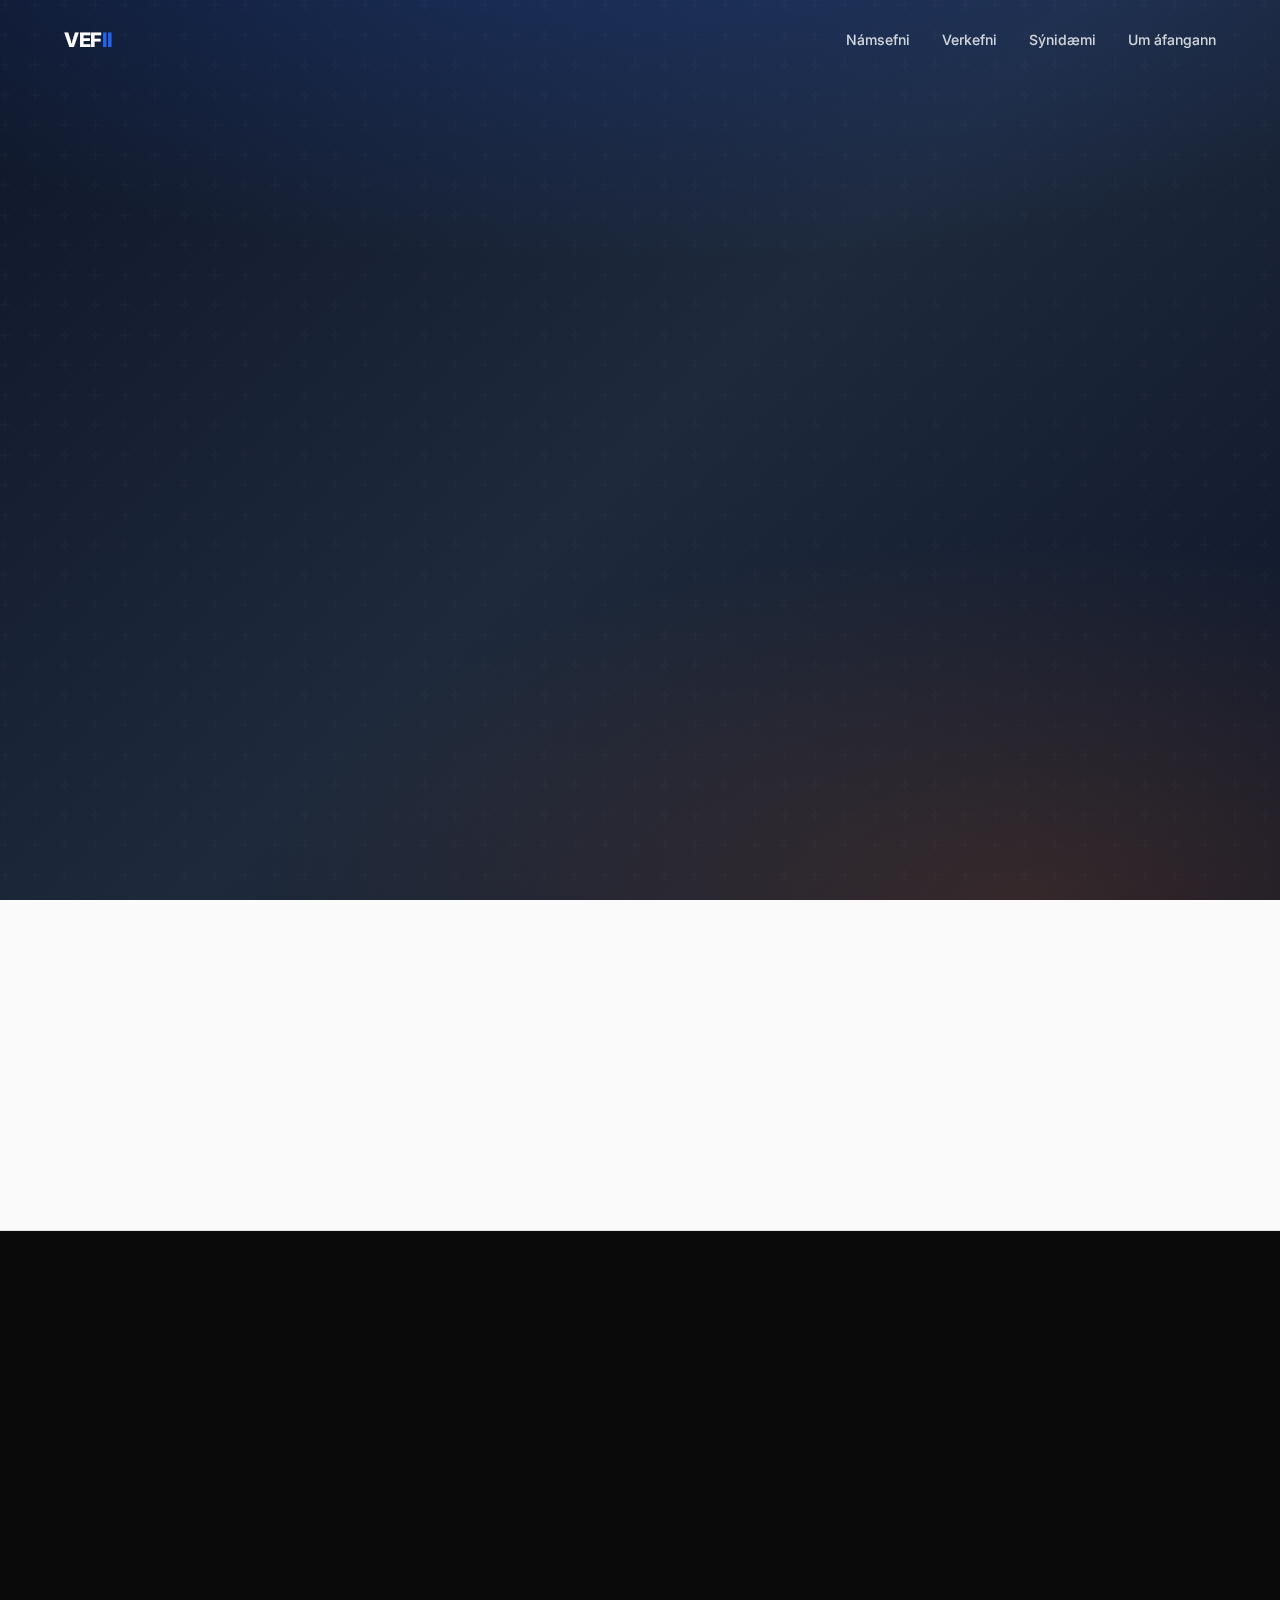
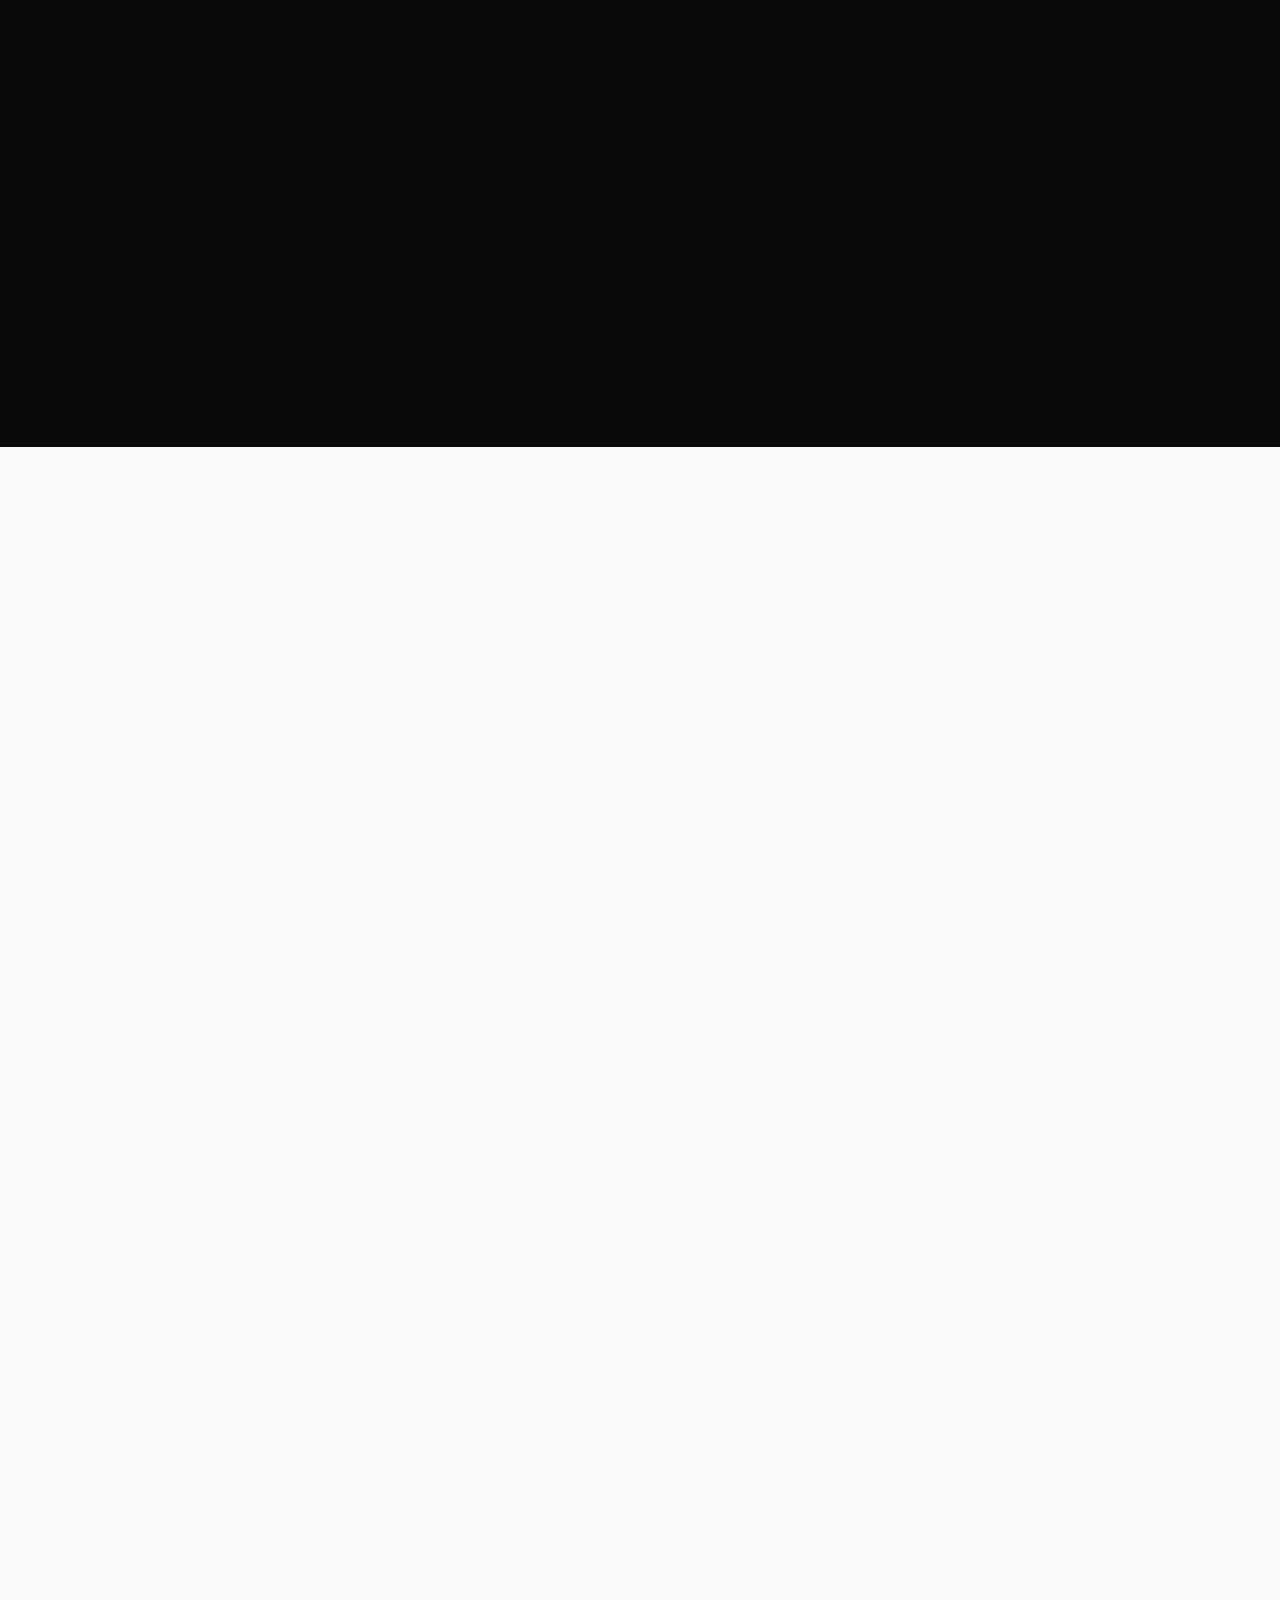
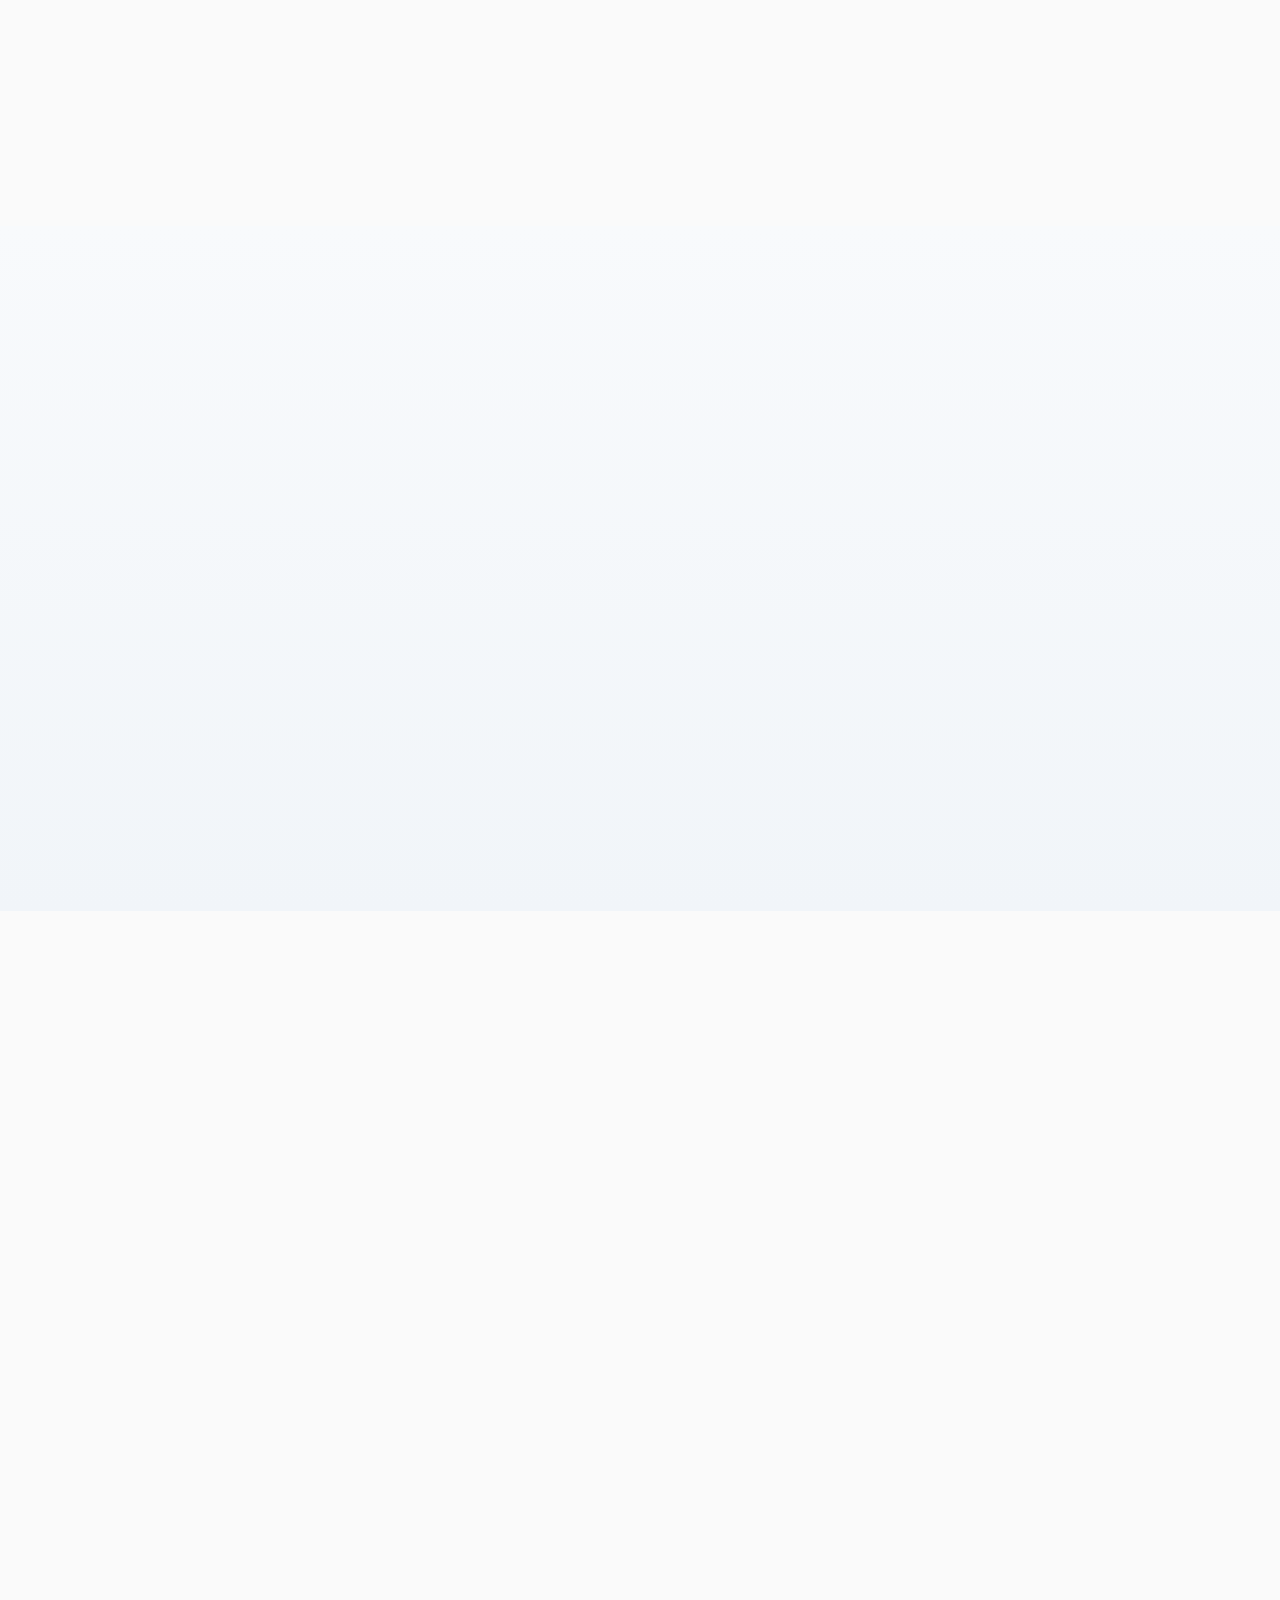
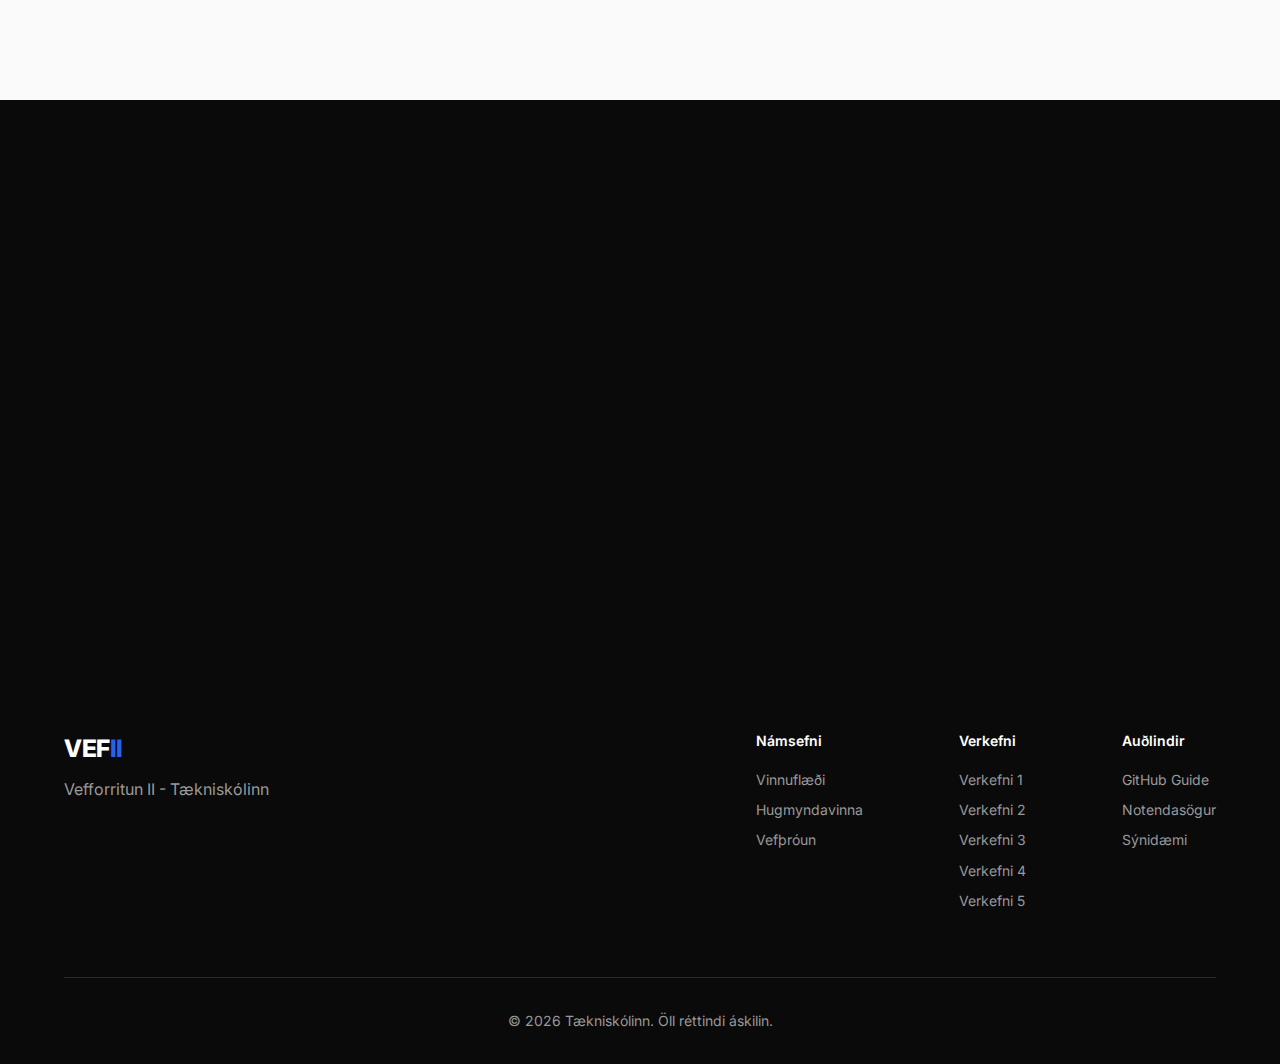
<file: index.html>
<!DOCTYPE html>
<html lang="is">
<head>
  <meta charset="UTF-8">
  <meta name="viewport" content="width=device-width, initial-scale=1.0">
  <title>Vefforritun II | Tækniskólinn</title>
  <meta name="description" content="Vefforritun II - Fullstack vefþróun með nútíma tækni">
  <link rel="preconnect" href="https://fonts.googleapis.com">
  <link rel="preconnect" href="https://fonts.gstatic.com" crossorigin>
  <link href="https://fonts.googleapis.com/css2?family=Inter:wght@300;400;500;600;700;800&display=swap" rel="stylesheet">
  <link rel="stylesheet" href="styles.css">
</head>
<body>
  <!-- Navigation -->
  <nav class="nav" id="nav">
    <div class="nav-container">
      <a href="index.html" class="nav-logo">
        <span class="logo-text">VEF<span class="logo-accent">II</span></span>
      </a>

      <div class="nav-menu" id="nav-menu">
        <a href="#nam" class="nav-link">Námsefni</a>
        <a href="#verkefni" class="nav-link">Verkefni</a>
        <a href="#synidaemi" class="nav-link">Sýnidæmi</a>
        <a href="pages/about.html" class="nav-link">Um áfangann</a>
      </div>

      <button class="nav-toggle" id="nav-toggle" aria-label="Toggle menu">
        <span class="hamburger"></span>
      </button>
    </div>
  </nav>

  <!-- Mobile Menu -->
  <div class="mobile-menu" id="mobile-menu">
    <div class="mobile-menu-content">
      <a href="#nam" class="mobile-link">Námsefni</a>
      <a href="#verkefni" class="mobile-link">Verkefni</a>
      <a href="#synidaemi" class="mobile-link">Sýnidæmi</a>
      <a href="pages/about.html" class="mobile-link">Um áfangann</a>
    </div>
  </div>

  <!-- Hero Section -->
  <header class="hero">
    <div class="hero-bg"></div>
    <div class="hero-content">
      <div class="hero-badge animate-fade-up">Tækniskólinn 2026</div>
      <h1 class="hero-title">
        <span class="title-line animate-fade-up delay-1">Vefforritun</span>
        <span class="title-line title-accent animate-fade-up delay-2">II</span>
      </h1>
      <p class="hero-subtitle animate-fade-up delay-3">
        Fullstack vefþróun með nútíma tækni, Agile vinnubrögðum og hópvinnu
      </p>
      <div class="hero-cta animate-fade-up delay-4">
        <a href="#verkefni" class="btn btn-primary">
          <span>Skoða verkefni</span>
          <svg width="20" height="20" viewBox="0 0 24 24" fill="none" stroke="currentColor" stroke-width="2">
            <path d="M5 12h14M12 5l7 7-7 7"/>
          </svg>
        </a>
        <a href="#nam" class="btn btn-secondary">Námsefni</a>
      </div>
    </div>
    <div class="hero-scroll animate-fade-up delay-5">
      <span>Skruna niður</span>
      <div class="scroll-indicator"></div>
    </div>
  </header>

  <!-- Stats Section -->
  <section class="stats">
    <div class="container">
      <div class="stats-grid">
        <div class="stat-item animate-on-scroll">
          <span class="stat-number">5</span>
          <span class="stat-label">Verkefni</span>
        </div>
        <div class="stat-item animate-on-scroll">
          <span class="stat-number">100%</span>
          <span class="stat-label">Hópvinna</span>
        </div>
        <div class="stat-item animate-on-scroll">
          <span class="stat-number">15+</span>
          <span class="stat-label">Nemendaverkefni</span>
        </div>
        <div class="stat-item animate-on-scroll">
          <span class="stat-number">Agile</span>
          <span class="stat-label">Vinnuaðferðir</span>
        </div>
      </div>
    </div>
  </section>

  <!-- Námsefni Section -->
  <section class="section section-dark" id="nam">
    <div class="container">
      <div class="section-header animate-on-scroll">
        <span class="section-label">01</span>
        <h2 class="section-title">Námsefni</h2>
        <p class="section-subtitle">Lærðu grunn og framhald í vefþróun</p>
      </div>

      <div class="cards-grid">
        <a href="pages/vinnuflaedi.html" class="card animate-on-scroll">
          <div class="card-icon">
            <svg width="32" height="32" viewBox="0 0 24 24" fill="none" stroke="currentColor" stroke-width="1.5">
              <circle cx="12" cy="12" r="3"/>
              <path d="M12 2v4m0 12v4M2 12h4m12 0h4"/>
              <path d="M4.93 4.93l2.83 2.83m8.48 8.48l2.83 2.83M4.93 19.07l2.83-2.83m8.48-8.48l2.83-2.83"/>
            </svg>
          </div>
          <h3 class="card-title">Vinnuflæði</h3>
          <p class="card-text">Git, GitHub og samvinna í hópum með Scrum aðferðum</p>
          <span class="card-link">
            Skoða
            <svg width="16" height="16" viewBox="0 0 24 24" fill="none" stroke="currentColor" stroke-width="2">
              <path d="M5 12h14M12 5l7 7-7 7"/>
            </svg>
          </span>
        </a>

        <a href="pages/hugmyndavinna.html" class="card animate-on-scroll">
          <div class="card-icon">
            <svg width="32" height="32" viewBox="0 0 24 24" fill="none" stroke="currentColor" stroke-width="1.5">
              <path d="M12 2a7 7 0 017 7c0 2.38-1.19 4.47-3 5.74V17a2 2 0 01-2 2h-4a2 2 0 01-2-2v-2.26C6.19 13.47 5 11.38 5 9a7 7 0 017-7z"/>
              <path d="M9 21h6M10 17v4M14 17v4"/>
            </svg>
          </div>
          <h3 class="card-title">Hugmyndavinna</h3>
          <p class="card-text">Hönnunarhugsun, wireframes og prótótýpur í Figma</p>
          <span class="card-link">
            Skoða
            <svg width="16" height="16" viewBox="0 0 24 24" fill="none" stroke="currentColor" stroke-width="2">
              <path d="M5 12h14M12 5l7 7-7 7"/>
            </svg>
          </span>
        </a>

        <a href="pages/vefthroun.html" class="card animate-on-scroll">
          <div class="card-icon">
            <svg width="32" height="32" viewBox="0 0 24 24" fill="none" stroke="currentColor" stroke-width="1.5">
              <path d="M16 18l6-6-6-6M8 6l-6 6 6 6"/>
            </svg>
          </div>
          <h3 class="card-title">Vefþróun</h3>
          <p class="card-text">Rammar, CSS, JavaScript og fullstack tækni</p>
          <span class="card-link">
            Skoða
            <svg width="16" height="16" viewBox="0 0 24 24" fill="none" stroke="currentColor" stroke-width="2">
              <path d="M5 12h14M12 5l7 7-7 7"/>
            </svg>
          </span>
        </a>
      </div>
    </div>
  </section>

  <!-- Verkefni Section -->
  <section class="section" id="verkefni">
    <div class="container">
      <div class="section-header animate-on-scroll">
        <span class="section-label">02</span>
        <h2 class="section-title">Verkefni</h2>
        <p class="section-subtitle">Fimm verkefni sem spanna alla önnina</p>
      </div>

      <div class="timeline">
        <a href="pages/verkefni1.html" class="timeline-item animate-on-scroll">
          <div class="timeline-marker">
            <span class="timeline-number">01</span>
          </div>
          <div class="timeline-content">
            <div class="timeline-weight">15%</div>
            <h3 class="timeline-title">Git & GitHub</h3>
            <p class="timeline-text">Skipulag, útgáfustýring og samvinna með Git</p>
          </div>
        </a>

        <a href="pages/verkefni2.html" class="timeline-item animate-on-scroll">
          <div class="timeline-marker">
            <span class="timeline-number">02</span>
          </div>
          <div class="timeline-content">
            <div class="timeline-weight">10%</div>
            <h3 class="timeline-title">Hönnun & Skipulag</h3>
            <p class="timeline-text">User stories, wireflows og prótótýpur</p>
          </div>
        </a>

        <a href="pages/verkefni3.html" class="timeline-item animate-on-scroll">
          <div class="timeline-marker">
            <span class="timeline-number">03</span>
          </div>
          <div class="timeline-content">
            <div class="timeline-weight">35%</div>
            <h3 class="timeline-title">Framendi</h3>
            <p class="timeline-text">UI/UX, CSS, JavaScript og responsive hönnun</p>
          </div>
        </a>

        <a href="pages/verkefni4.html" class="timeline-item animate-on-scroll">
          <div class="timeline-marker">
            <span class="timeline-number">04</span>
          </div>
          <div class="timeline-content">
            <div class="timeline-weight">35%</div>
            <h3 class="timeline-title">Bakendi</h3>
            <p class="timeline-text">Gagnagrunnur, API, routing og deployment</p>
          </div>
        </a>

        <a href="pages/verkefni5.html" class="timeline-item animate-on-scroll">
          <div class="timeline-marker">
            <span class="timeline-number">05</span>
          </div>
          <div class="timeline-content">
            <div class="timeline-weight">5%</div>
            <h3 class="timeline-title">Kynning</h3>
            <p class="timeline-text">Lokaframsetning og skýrsluskrif</p>
          </div>
        </a>
      </div>
    </div>
  </section>

  <!-- Tech Stack Section -->
  <section class="section section-accent">
    <div class="container">
      <div class="section-header animate-on-scroll">
        <span class="section-label">Tækni</span>
        <h2 class="section-title">Stafli</h2>
        <p class="section-subtitle">Nútíma tækni og rammar</p>
      </div>

      <div class="tech-grid">
        <div class="tech-category animate-on-scroll">
          <h4 class="tech-category-title">Framendi</h4>
          <div class="tech-tags">
            <span class="tech-tag">React</span>
            <span class="tech-tag">Next.js</span>
            <span class="tech-tag">Vue.js</span>
            <span class="tech-tag">TypeScript</span>
            <span class="tech-tag">Tailwind CSS</span>
            <span class="tech-tag">HTMX</span>
          </div>
        </div>

        <div class="tech-category animate-on-scroll">
          <h4 class="tech-category-title">Bakendi</h4>
          <div class="tech-tags">
            <span class="tech-tag">Flask</span>
            <span class="tech-tag">Django</span>
            <span class="tech-tag">Node.js</span>
            <span class="tech-tag">Express</span>
          </div>
        </div>

        <div class="tech-category animate-on-scroll">
          <h4 class="tech-category-title">Gagnagrunnur</h4>
          <div class="tech-tags">
            <span class="tech-tag">PostgreSQL</span>
            <span class="tech-tag">SQLite</span>
            <span class="tech-tag">Firebase</span>
            <span class="tech-tag">Supabase</span>
          </div>
        </div>

        <div class="tech-category animate-on-scroll">
          <h4 class="tech-category-title">Verkfæri</h4>
          <div class="tech-tags">
            <span class="tech-tag">Git</span>
            <span class="tech-tag">GitHub</span>
            <span class="tech-tag">VS Code</span>
            <span class="tech-tag">Figma</span>
            <span class="tech-tag">Docker</span>
          </div>
        </div>
      </div>
    </div>
  </section>

  <!-- Sýnidæmi Section -->
  <section class="section" id="synidaemi">
    <div class="container">
      <div class="section-header animate-on-scroll">
        <span class="section-label">03</span>
        <h2 class="section-title">Sýnidæmi</h2>
        <p class="section-subtitle">Verkefni nemenda úr áfanganum</p>
      </div>

      <div class="projects-grid">
        <div class="project-card animate-on-scroll">
          <div class="project-year">2025</div>
          <h3 class="project-title">Abyrgi</h3>
          <p class="project-stack">Next.js, PostgreSQL, Supabase, Tailwind, Leaflet</p>
        </div>

        <div class="project-card animate-on-scroll">
          <div class="project-year">2024</div>
          <h3 class="project-title">Club Scout</h3>
          <p class="project-stack">Next.js, PostgreSQL, Supabase, Custom CSS</p>
        </div>

        <div class="project-card animate-on-scroll">
          <div class="project-year">2024</div>
          <h3 class="project-title">Tilkynntu.is</h3>
          <p class="project-stack">Django, Tailwind CSS, SQLite, HTMX</p>
        </div>

        <div class="project-card animate-on-scroll">
          <div class="project-year">2024</div>
          <h3 class="project-title">MyndaAlbum</h3>
          <p class="project-stack">Next.js, TailwindCSS, Firebase</p>
        </div>
      </div>

      <div class="section-cta animate-on-scroll">
        <a href="pages/nemendaverkefni.html" class="btn btn-outline">
          <span>Sjá öll verkefni</span>
          <svg width="20" height="20" viewBox="0 0 24 24" fill="none" stroke="currentColor" stroke-width="2">
            <path d="M5 12h14M12 5l7 7-7 7"/>
          </svg>
        </a>
      </div>
    </div>
  </section>

  <!-- Demo Section -->
  <section class="section section-dark">
    <div class="container">
      <div class="demo-grid">
        <div class="demo-content animate-on-scroll">
          <span class="section-label">Leiðbeiningar</span>
          <h2 class="section-title">Demo & Hjálp</h2>
          <p class="demo-text">
            Ítarlegar leiðbeiningar um Git vinnuflæði, notendasögur og Scrum aðferðir.
          </p>
          <div class="demo-links">
            <a href="pages/guide.html" class="btn btn-primary">
              <span>GitHub Vinnuflæði</span>
              <svg width="20" height="20" viewBox="0 0 24 24" fill="none" stroke="currentColor" stroke-width="2">
                <path d="M5 12h14M12 5l7 7-7 7"/>
              </svg>
            </a>
            <a href="pages/userstories.html" class="btn btn-secondary">Notendasögur</a>
          </div>
        </div>
        <div class="demo-visual animate-on-scroll">
          <div class="code-window">
            <div class="code-header">
              <span class="code-dot"></span>
              <span class="code-dot"></span>
              <span class="code-dot"></span>
            </div>
            <pre class="code-content"><code>git checkout -b issue#1
git add .
git commit -m "feat: add login"
git push origin issue#1
# Create Pull Request</code></pre>
          </div>
        </div>
      </div>
    </div>
  </section>

  <!-- Footer -->
  <footer class="footer">
    <div class="container">
      <div class="footer-content">
        <div class="footer-brand">
          <span class="logo-text">VEF<span class="logo-accent">II</span></span>
          <p class="footer-tagline">Vefforritun II - Tækniskólinn</p>
        </div>
        <div class="footer-links">
          <div class="footer-col">
            <h4>Námsefni</h4>
            <a href="pages/vinnuflaedi.html">Vinnuflæði</a>
            <a href="pages/hugmyndavinna.html">Hugmyndavinna</a>
            <a href="pages/vefthroun.html">Vefþróun</a>
          </div>
          <div class="footer-col">
            <h4>Verkefni</h4>
            <a href="pages/verkefni1.html">Verkefni 1</a>
            <a href="pages/verkefni2.html">Verkefni 2</a>
            <a href="pages/verkefni3.html">Verkefni 3</a>
            <a href="pages/verkefni4.html">Verkefni 4</a>
            <a href="pages/verkefni5.html">Verkefni 5</a>
          </div>
          <div class="footer-col">
            <h4>Auðlindir</h4>
            <a href="pages/guide.html">GitHub Guide</a>
            <a href="pages/userstories.html">Notendasögur</a>
            <a href="pages/nemendaverkefni.html">Sýnidæmi</a>
          </div>
        </div>
      </div>
      <div class="footer-bottom">
        <p>&copy; 2026 Tækniskólinn. Öll réttindi áskilin.</p>
      </div>
    </div>
  </footer>

  <script src="script.js"></script>
</body>
</html>
</file>
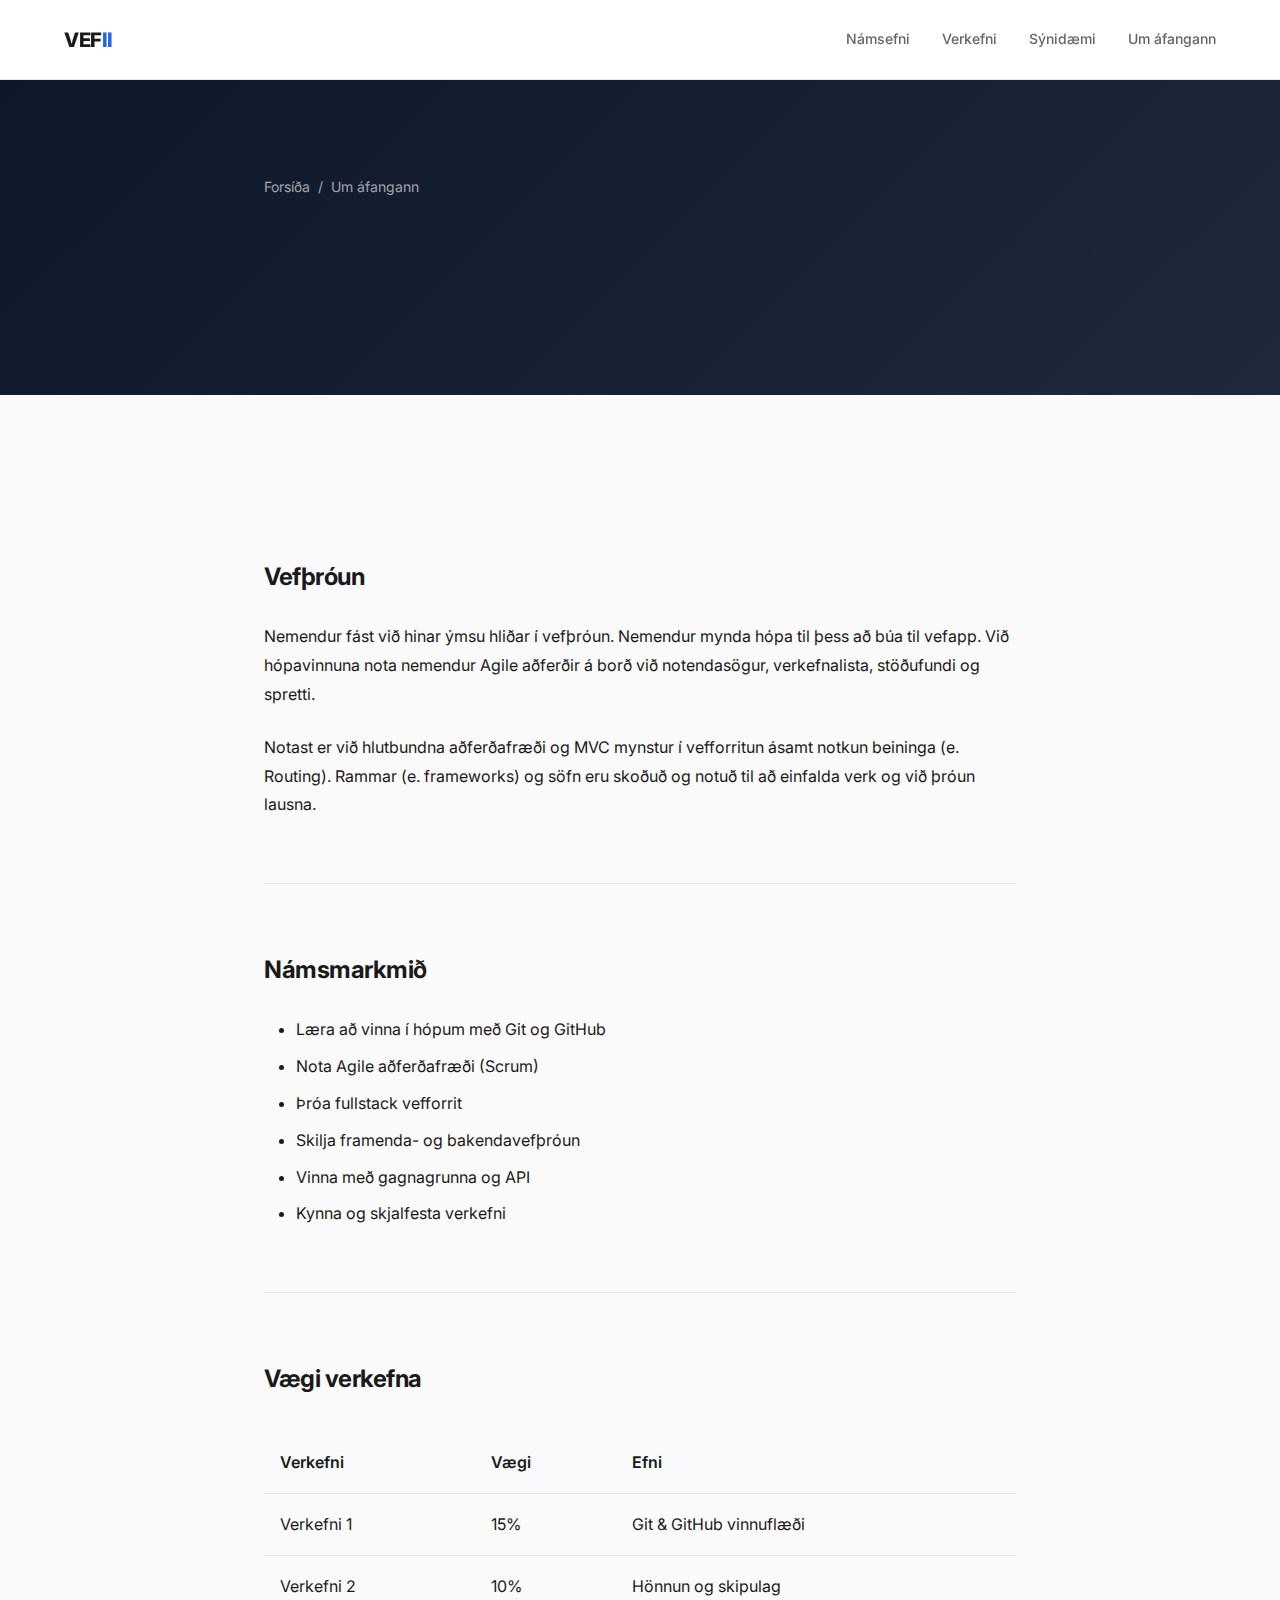
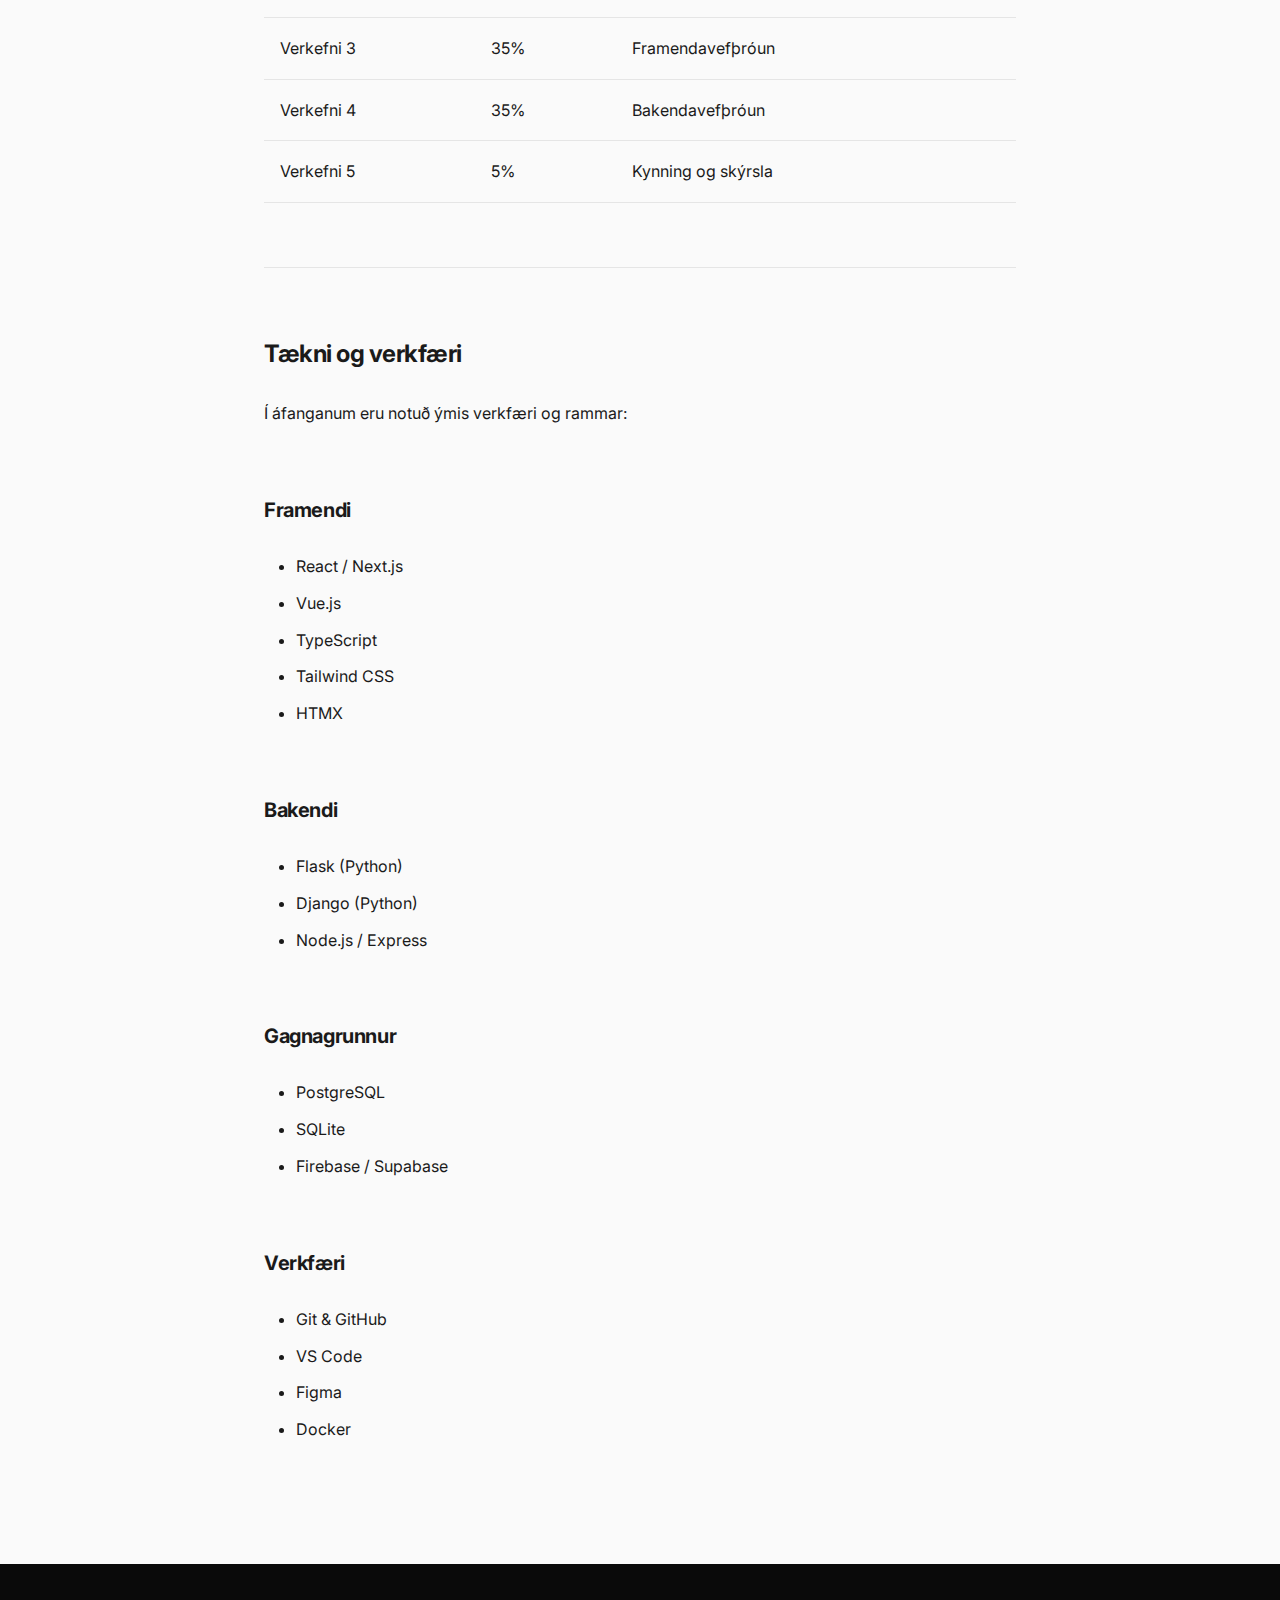
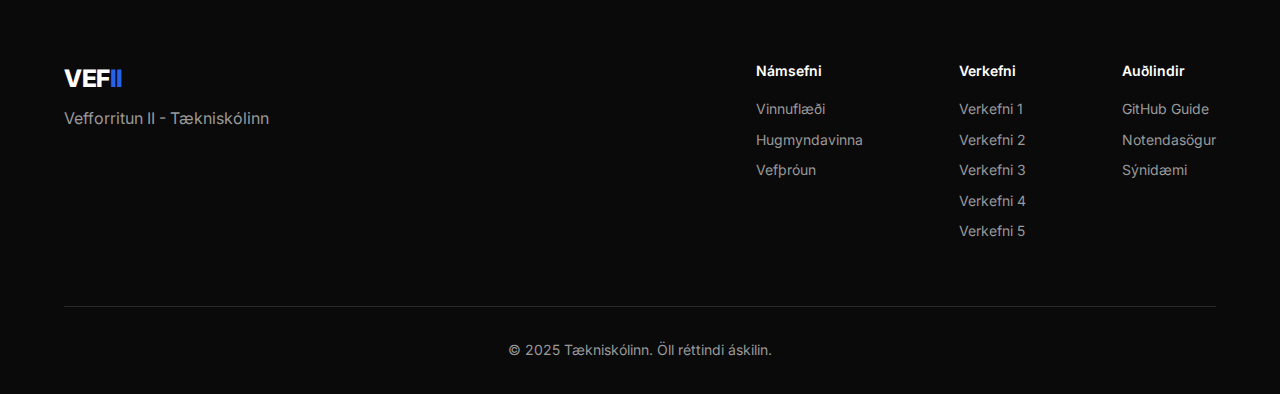
<file: pages/about.html>
<!DOCTYPE html>
<html lang="is">
<head>
  <meta charset="UTF-8">
  <meta name="viewport" content="width=device-width, initial-scale=1.0">
  <title>Um áfangann | Vefforritun II</title>
  <link rel="preconnect" href="https://fonts.googleapis.com">
  <link rel="preconnect" href="https://fonts.gstatic.com" crossorigin>
  <link href="https://fonts.googleapis.com/css2?family=Inter:wght@300;400;500;600;700;800&display=swap" rel="stylesheet">
  <link rel="stylesheet" href="../styles.css">
</head>
<body>
  <nav class="nav scrolled" id="nav">
    <div class="nav-container">
      <a href="../index.html" class="nav-logo">
        <span class="logo-text">VEF<span class="logo-accent">II</span></span>
      </a>
      <div class="nav-menu" id="nav-menu">
        <a href="../index.html#nam" class="nav-link">Námsefni</a>
        <a href="../index.html#verkefni" class="nav-link">Verkefni</a>
        <a href="../index.html#synidaemi" class="nav-link">Sýnidæmi</a>
        <a href="about.html" class="nav-link">Um áfangann</a>
      </div>
      <button class="nav-toggle" id="nav-toggle" aria-label="Toggle menu">
        <span class="hamburger"></span>
      </button>
    </div>
  </nav>

  <div class="mobile-menu" id="mobile-menu">
    <div class="mobile-menu-content">
      <a href="../index.html#nam" class="mobile-link">Námsefni</a>
      <a href="../index.html#verkefni" class="mobile-link">Verkefni</a>
      <a href="../index.html#synidaemi" class="mobile-link">Sýnidæmi</a>
      <a href="about.html" class="mobile-link">Um áfangann</a>
    </div>
  </div>

  <main class="page">
    <header class="page-header">
      <div class="container">
        <div class="breadcrumb">
          <a href="../index.html">Forsíða</a>
          <span>/</span>
          <span>Um áfangann</span>
        </div>
        <h1 class="page-title animate-fade-up">Um áfangann</h1>
        <p class="page-subtitle animate-fade-up delay-1">Vefforritun II - Tækniskólinn</p>
      </div>
    </header>

    <section class="page-content">
      <div class="container">
        <div class="content">
          <h2>Vefþróun</h2>
          <p>Nemendur fást við hinar ýmsu hliðar í vefþróun. Nemendur mynda hópa til þess að búa til vefapp. Við hópavinnuna nota nemendur Agile aðferðir á borð við notendasögur, verkefnalista, stöðufundi og spretti.</p>

          <p>Notast er við hlutbundna aðferðafræði og MVC mynstur í vefforritun ásamt notkun beininga (e. Routing). Rammar (e. frameworks) og söfn eru skoðuð og notuð til að einfalda verk og við þróun lausna.</p>

          <hr>

          <h2>Námsmarkmið</h2>
          <ul>
            <li>Læra að vinna í hópum með Git og GitHub</li>
            <li>Nota Agile aðferðafræði (Scrum)</li>
            <li>Þróa fullstack vefforrit</li>
            <li>Skilja framenda- og bakendavefþróun</li>
            <li>Vinna með gagnagrunna og API</li>
            <li>Kynna og skjalfesta verkefni</li>
          </ul>

          <hr>

          <h2>Vægi verkefna</h2>
          <table>
            <thead>
              <tr>
                <th>Verkefni</th>
                <th>Vægi</th>
                <th>Efni</th>
              </tr>
            </thead>
            <tbody>
              <tr>
                <td>Verkefni 1</td>
                <td>15%</td>
                <td>Git & GitHub vinnuflæði</td>
              </tr>
              <tr>
                <td>Verkefni 2</td>
                <td>10%</td>
                <td>Hönnun og skipulag</td>
              </tr>
              <tr>
                <td>Verkefni 3</td>
                <td>35%</td>
                <td>Framendavefþróun</td>
              </tr>
              <tr>
                <td>Verkefni 4</td>
                <td>35%</td>
                <td>Bakendavefþróun</td>
              </tr>
              <tr>
                <td>Verkefni 5</td>
                <td>5%</td>
                <td>Kynning og skýrsla</td>
              </tr>
            </tbody>
          </table>

          <hr>

          <h2>Tækni og verkfæri</h2>
          <p>Í áfanganum eru notuð ýmis verkfæri og rammar:</p>

          <h3>Framendi</h3>
          <ul>
            <li>React / Next.js</li>
            <li>Vue.js</li>
            <li>TypeScript</li>
            <li>Tailwind CSS</li>
            <li>HTMX</li>
          </ul>

          <h3>Bakendi</h3>
          <ul>
            <li>Flask (Python)</li>
            <li>Django (Python)</li>
            <li>Node.js / Express</li>
          </ul>

          <h3>Gagnagrunnur</h3>
          <ul>
            <li>PostgreSQL</li>
            <li>SQLite</li>
            <li>Firebase / Supabase</li>
          </ul>

          <h3>Verkfæri</h3>
          <ul>
            <li>Git & GitHub</li>
            <li>VS Code</li>
            <li>Figma</li>
            <li>Docker</li>
          </ul>
        </div>
      </div>
    </section>
  </main>

  <footer class="footer">
    <div class="container">
      <div class="footer-content">
        <div class="footer-brand">
          <span class="logo-text">VEF<span class="logo-accent">II</span></span>
          <p class="footer-tagline">Vefforritun II - Tækniskólinn</p>
        </div>
        <div class="footer-links">
          <div class="footer-col">
            <h4>Námsefni</h4>
            <a href="vinnuflaedi.html">Vinnuflæði</a>
            <a href="hugmyndavinna.html">Hugmyndavinna</a>
            <a href="vefthroun.html">Vefþróun</a>
          </div>
          <div class="footer-col">
            <h4>Verkefni</h4>
            <a href="verkefni1.html">Verkefni 1</a>
            <a href="verkefni2.html">Verkefni 2</a>
            <a href="verkefni3.html">Verkefni 3</a>
            <a href="verkefni4.html">Verkefni 4</a>
            <a href="verkefni5.html">Verkefni 5</a>
          </div>
          <div class="footer-col">
            <h4>Auðlindir</h4>
            <a href="guide.html">GitHub Guide</a>
            <a href="userstories.html">Notendasögur</a>
            <a href="nemendaverkefni.html">Sýnidæmi</a>
          </div>
        </div>
      </div>
      <div class="footer-bottom">
        <p>&copy; 2025 Tækniskólinn. Öll réttindi áskilin.</p>
      </div>
    </div>
  </footer>

  <script src="../script.js"></script>
</body>
</html>
</file>
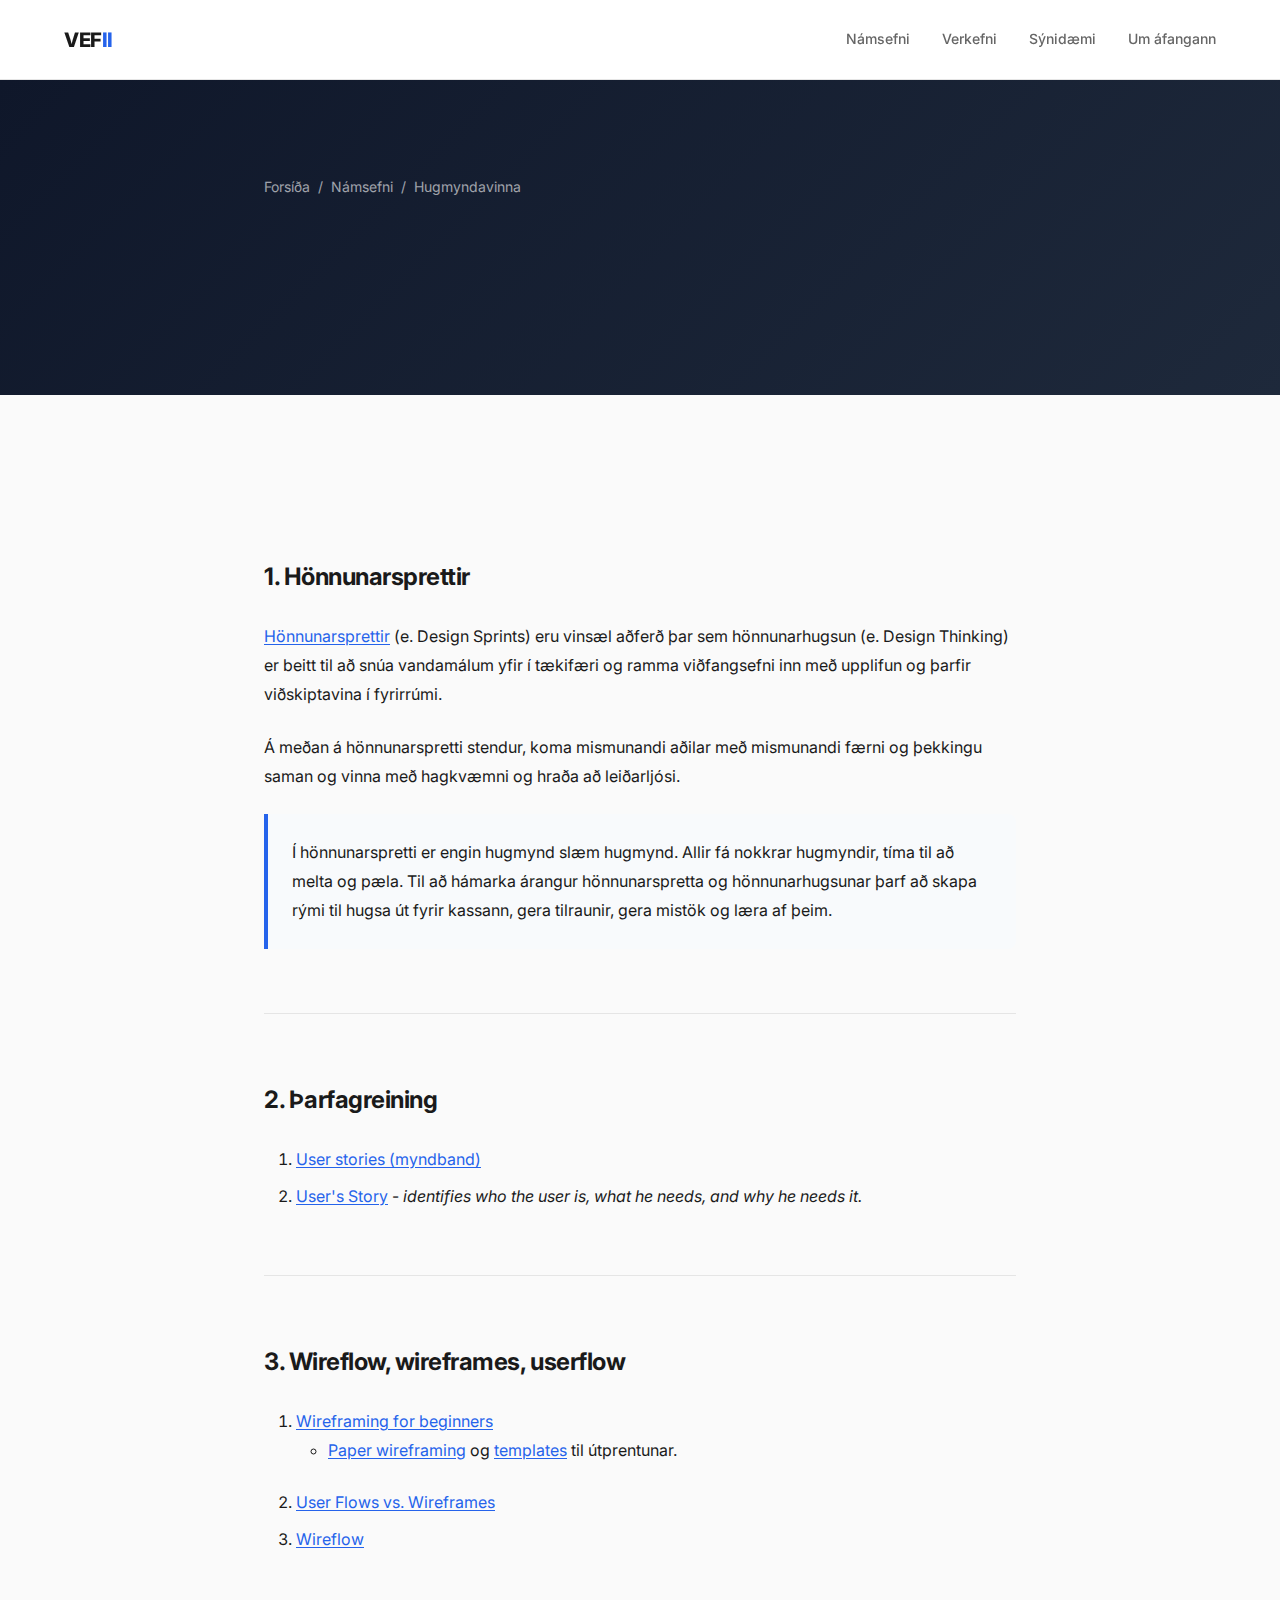
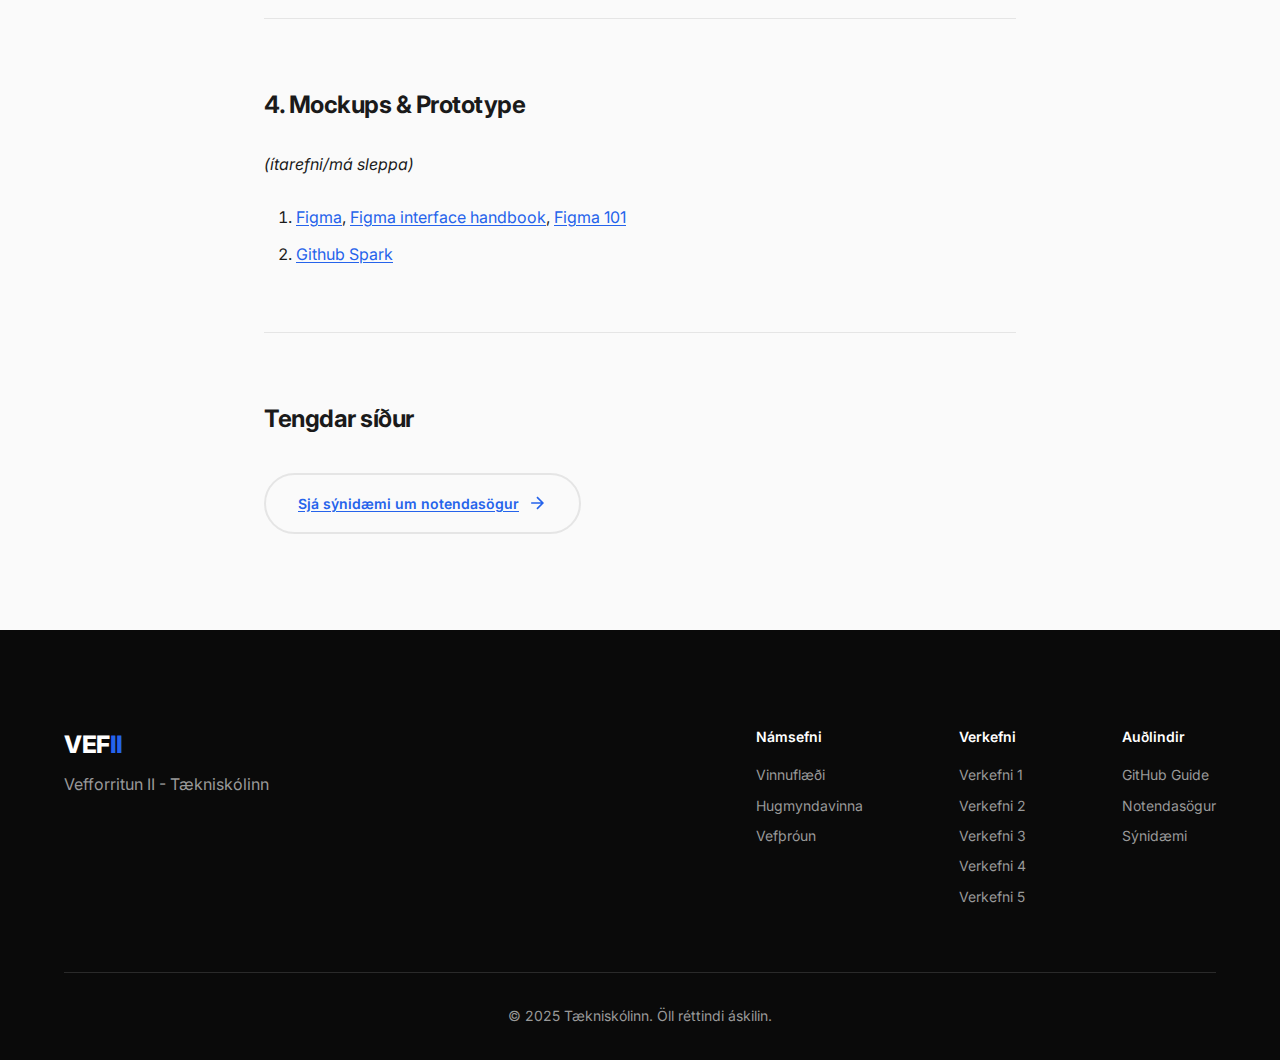
<file: pages/hugmyndavinna.html>
<!DOCTYPE html>
<html lang="is">
<head>
  <meta charset="UTF-8">
  <meta name="viewport" content="width=device-width, initial-scale=1.0">
  <title>Hugmyndavinna | Vefforritun II</title>
  <link rel="preconnect" href="https://fonts.googleapis.com">
  <link rel="preconnect" href="https://fonts.gstatic.com" crossorigin>
  <link href="https://fonts.googleapis.com/css2?family=Inter:wght@300;400;500;600;700;800&display=swap" rel="stylesheet">
  <link rel="stylesheet" href="../styles.css">
</head>
<body>
  <!-- Navigation -->
  <nav class="nav scrolled" id="nav">
    <div class="nav-container">
      <a href="../index.html" class="nav-logo">
        <span class="logo-text">VEF<span class="logo-accent">II</span></span>
      </a>
      <div class="nav-menu" id="nav-menu">
        <a href="../index.html#nam" class="nav-link">Námsefni</a>
        <a href="../index.html#verkefni" class="nav-link">Verkefni</a>
        <a href="../index.html#synidaemi" class="nav-link">Sýnidæmi</a>
        <a href="about.html" class="nav-link">Um áfangann</a>
      </div>
      <button class="nav-toggle" id="nav-toggle" aria-label="Toggle menu">
        <span class="hamburger"></span>
      </button>
    </div>
  </nav>

  <!-- Mobile Menu -->
  <div class="mobile-menu" id="mobile-menu">
    <div class="mobile-menu-content">
      <a href="../index.html#nam" class="mobile-link">Námsefni</a>
      <a href="../index.html#verkefni" class="mobile-link">Verkefni</a>
      <a href="../index.html#synidaemi" class="mobile-link">Sýnidæmi</a>
      <a href="about.html" class="mobile-link">Um áfangann</a>
    </div>
  </div>

  <main class="page">
    <header class="page-header">
      <div class="container">
        <div class="breadcrumb">
          <a href="../index.html">Forsíða</a>
          <span>/</span>
          <span>Námsefni</span>
          <span>/</span>
          <span>Hugmyndavinna</span>
        </div>
        <h1 class="page-title animate-fade-up">Hugmyndavinna</h1>
        <p class="page-subtitle animate-fade-up delay-1">Hönnunarhugsun, wireframes og prótótýpur í Figma</p>
      </div>
    </header>

    <section class="page-content">
      <div class="container">
        <div class="content">
          <h2>1. Hönnunarsprettir</h2>
          <p><a href="https://blog.kolibri.is/h%C3%B6nnunarsprettir-sem-virka-13def1c083b8" target="_blank" rel="noopener">Hönnunarsprettir</a> (e. Design Sprints) eru vinsæl aðferð þar sem hönnunarhugsun (e. Design Thinking) er beitt til að snúa vandamálum yfir í tækifæri og ramma viðfangsefni inn með upplifun og þarfir viðskiptavina í fyrirrúmi.</p>

          <p>Á meðan á hönnunarspretti stendur, koma mismunandi aðilar með mismunandi færni og þekkingu saman og vinna með hagkvæmni og hraða að leiðarljósi.</p>

          <blockquote>
            <p>Í hönnunarspretti er engin hugmynd slæm hugmynd. Allir fá nokkrar hugmyndir, tíma til að melta og pæla. Til að hámarka árangur hönnunarspretta og hönnunarhugsunar þarf að skapa rými til hugsa út fyrir kassann, gera tilraunir, gera mistök og læra af þeim.</p>
          </blockquote>

          <hr>

          <h2>2. Þarfagreining</h2>
          <ol>
            <li><a href="https://www.youtube.com/watch?v=apOvF9NVguA" target="_blank" rel="noopener">User stories (myndband)</a></li>
            <li><a href="https://www.chrbutler.com/how-to-tell-the-users-story" target="_blank" rel="noopener">User's Story</a> - <em>identifies who the user is, what he needs, and why he needs it.</em></li>
          </ol>

          <hr>

          <h2>3. Wireflow, wireframes, userflow</h2>
          <ol>
            <li><a href="https://uxmastery.com/wireframing-for-beginners/" target="_blank" rel="noopener">Wireframing for beginners</a>
              <ul>
                <li><a href="https://blog.prototypr.io/how-paper-wireframing-will-make-you-a-better-designer-5a57db8dca13" target="_blank" rel="noopener">Paper wireframing</a> og <a href="https://sneakpeekit.com/" target="_blank" rel="noopener">templates</a> til útprentunar.</li>
              </ul>
            </li>
            <li><a href="https://careerfoundry.com/en/blog/ux-design/user-flows-vs-wireframes/" target="_blank" rel="noopener">User Flows vs. Wireframes</a></li>
            <li><a href="https://slickplan.com/blog/wireflow" target="_blank" rel="noopener">Wireflow</a></li>
          </ol>

          <hr>

          <h2>4. Mockups & Prototype</h2>
          <p><em>(ítarefni/má sleppa)</em></p>
          <ol>
            <li><a href="https://www.figma.com/" target="_blank" rel="noopener">Figma</a>, <a href="https://designcode.io/figma-handbook-figma-interface" target="_blank" rel="noopener">Figma interface handbook</a>, <a href="https://designlab.com/figma-101-course/introduction-to-figma/" target="_blank" rel="noopener">Figma 101</a></li>
            <li><a href="https://github.com/features/spark" target="_blank" rel="noopener">Github Spark</a></li>
          </ol>

          <hr>

          <h2>Tengdar síður</h2>
          <div class="related-links">
            <a href="userstories.html" class="btn btn-outline">
              <span>Sjá sýnidæmi um notendasögur</span>
              <svg width="20" height="20" viewBox="0 0 24 24" fill="none" stroke="currentColor" stroke-width="2">
                <path d="M5 12h14M12 5l7 7-7 7"/>
              </svg>
            </a>
          </div>
        </div>
      </div>
    </section>
  </main>

  <!-- Footer -->
  <footer class="footer">
    <div class="container">
      <div class="footer-content">
        <div class="footer-brand">
          <span class="logo-text">VEF<span class="logo-accent">II</span></span>
          <p class="footer-tagline">Vefforritun II - Tækniskólinn</p>
        </div>
        <div class="footer-links">
          <div class="footer-col">
            <h4>Námsefni</h4>
            <a href="vinnuflaedi.html">Vinnuflæði</a>
            <a href="hugmyndavinna.html">Hugmyndavinna</a>
            <a href="vefthroun.html">Vefþróun</a>
          </div>
          <div class="footer-col">
            <h4>Verkefni</h4>
            <a href="verkefni1.html">Verkefni 1</a>
            <a href="verkefni2.html">Verkefni 2</a>
            <a href="verkefni3.html">Verkefni 3</a>
            <a href="verkefni4.html">Verkefni 4</a>
            <a href="verkefni5.html">Verkefni 5</a>
          </div>
          <div class="footer-col">
            <h4>Auðlindir</h4>
            <a href="guide.html">GitHub Guide</a>
            <a href="userstories.html">Notendasögur</a>
            <a href="nemendaverkefni.html">Sýnidæmi</a>
          </div>
        </div>
      </div>
      <div class="footer-bottom">
        <p>&copy; 2025 Tækniskólinn. Öll réttindi áskilin.</p>
      </div>
    </div>
  </footer>

  <script src="../script.js"></script>
</body>
</html>
</file>
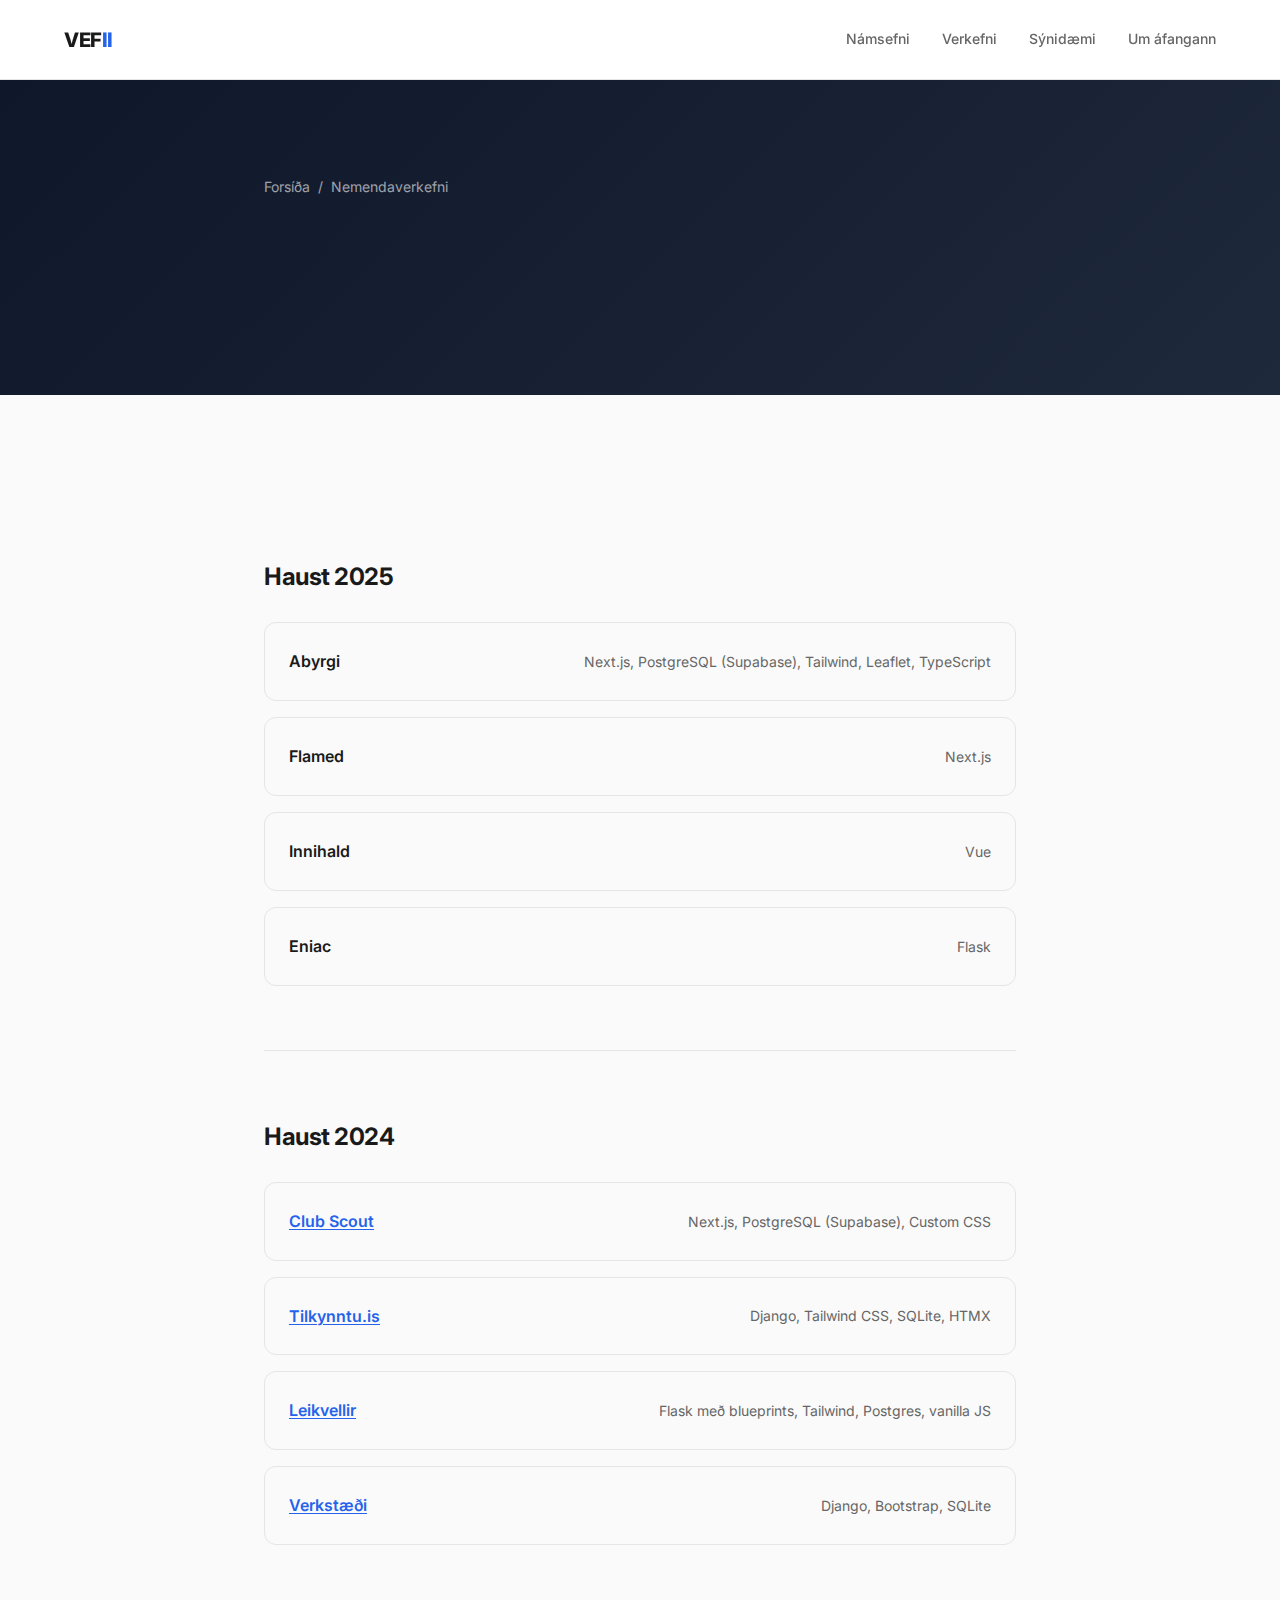
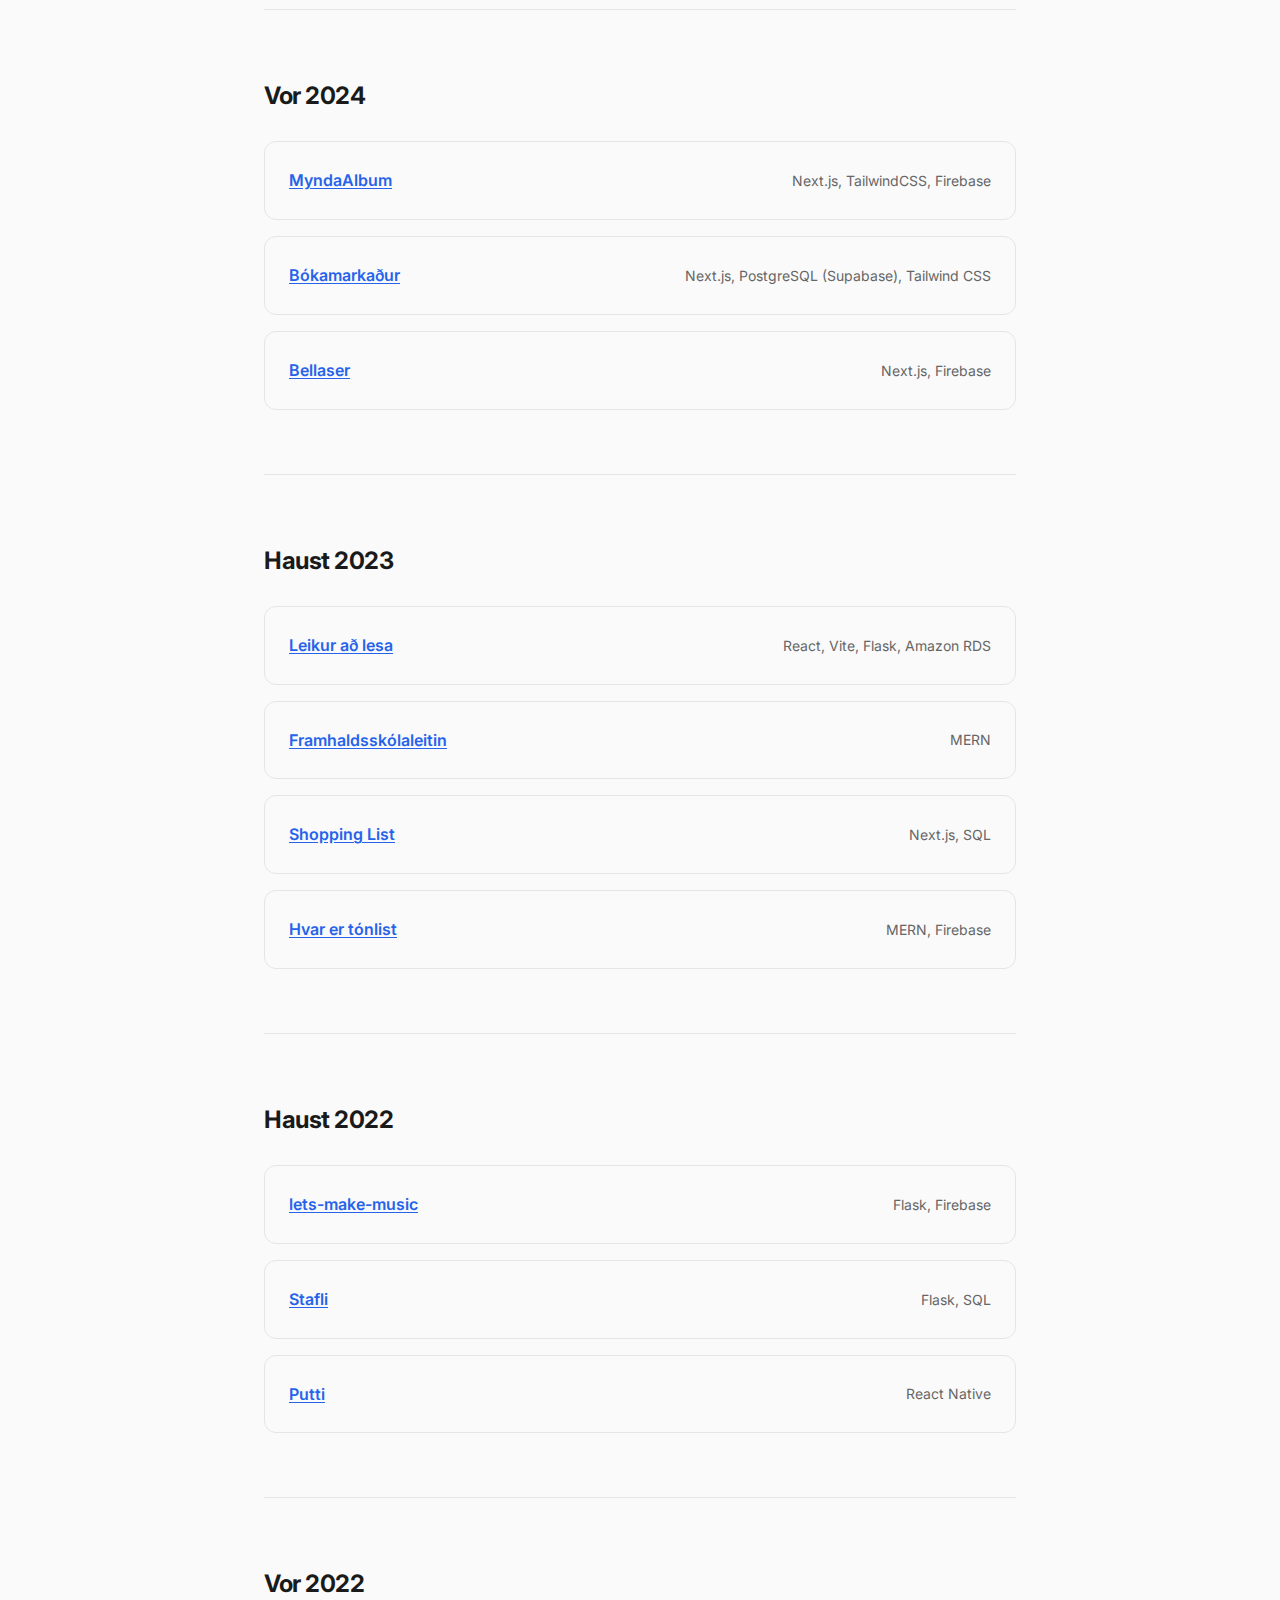
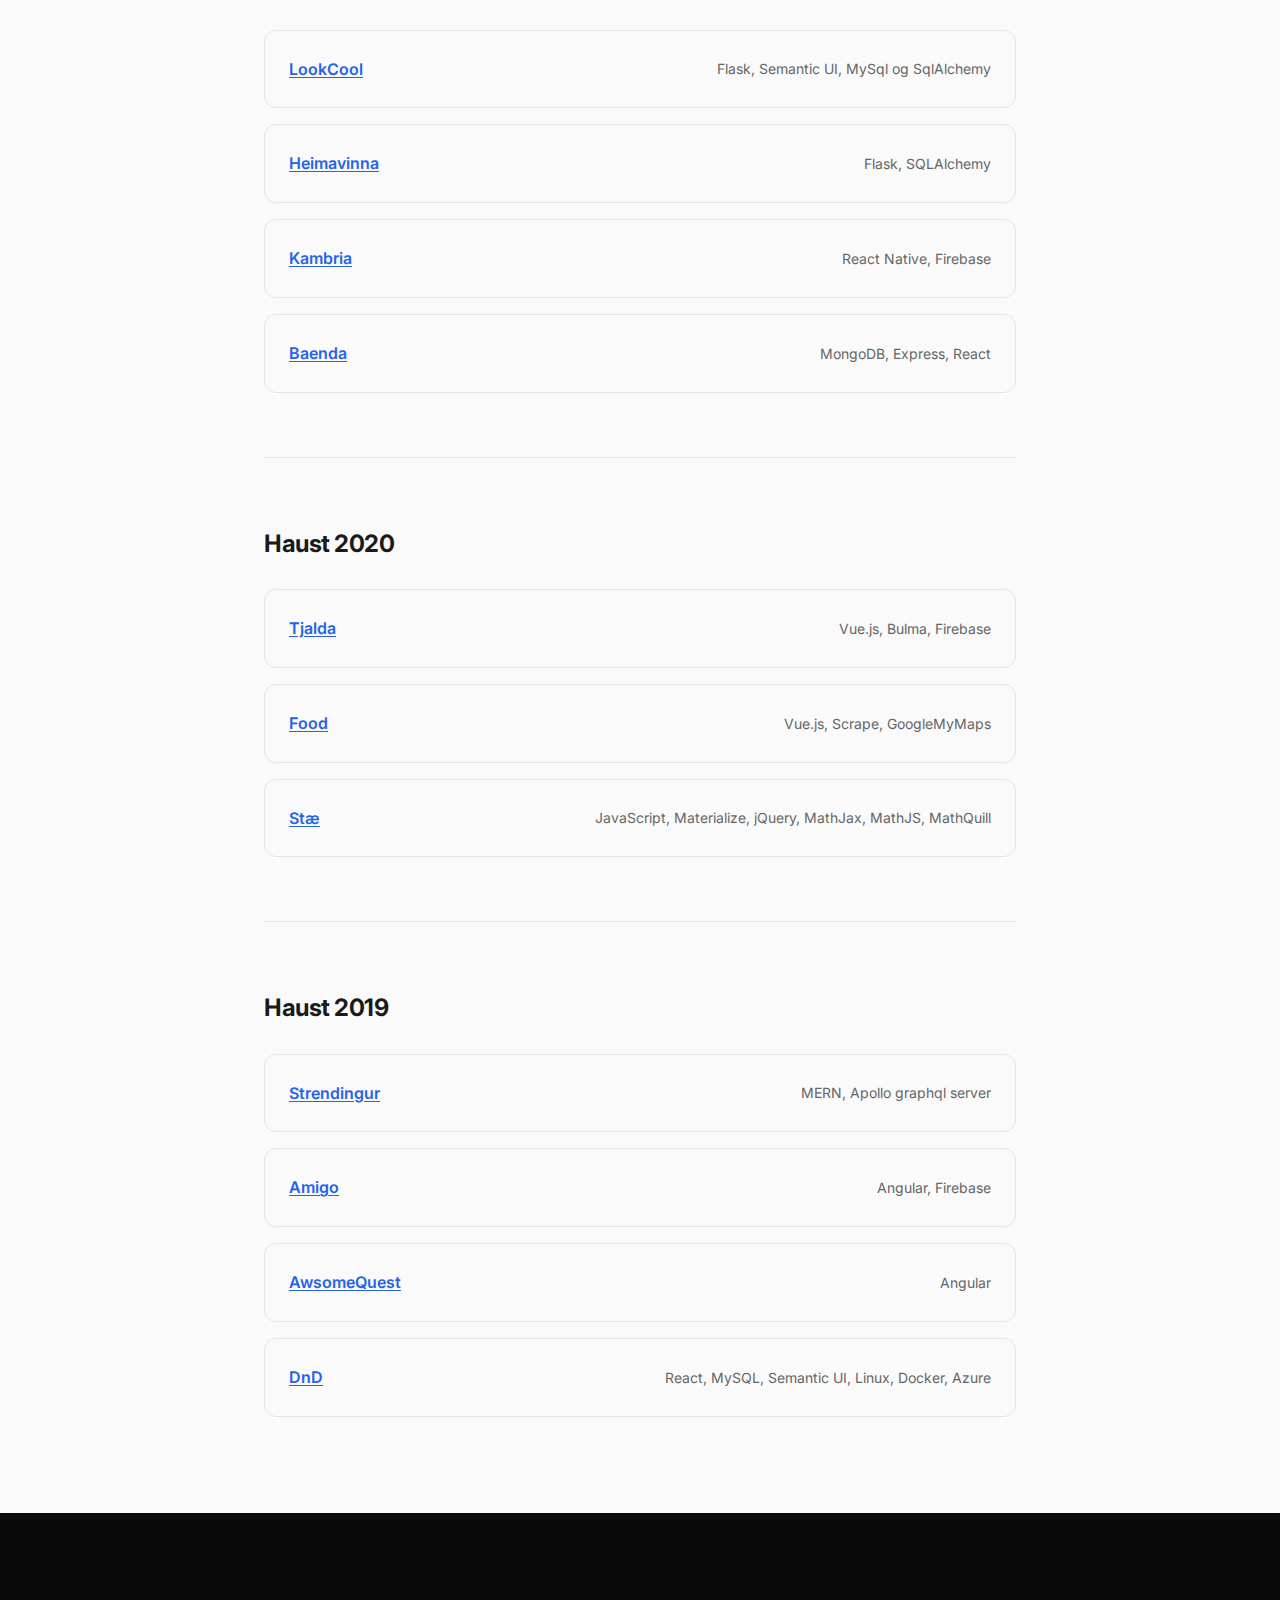
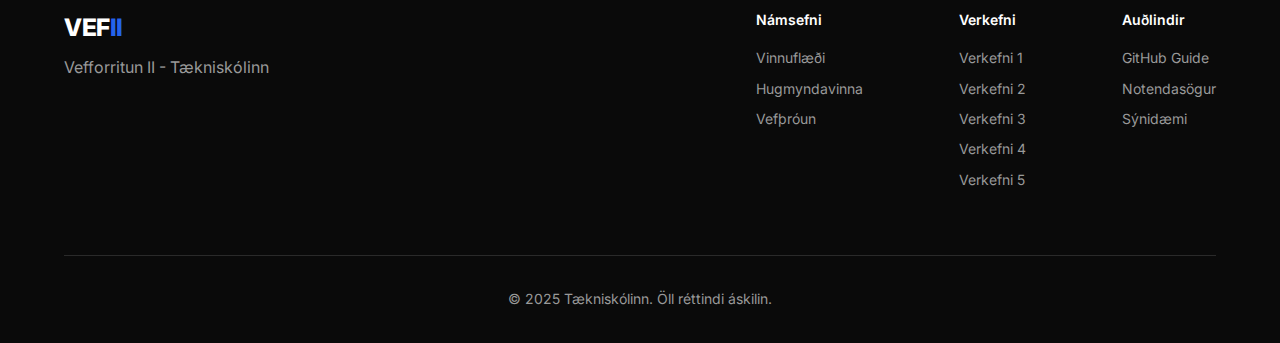
<file: pages/nemendaverkefni.html>
<!DOCTYPE html>
<html lang="is">
<head>
  <meta charset="UTF-8">
  <meta name="viewport" content="width=device-width, initial-scale=1.0">
  <title>Nemendaverkefni | Vefforritun II</title>
  <link rel="preconnect" href="https://fonts.googleapis.com">
  <link rel="preconnect" href="https://fonts.gstatic.com" crossorigin>
  <link href="https://fonts.googleapis.com/css2?family=Inter:wght@300;400;500;600;700;800&display=swap" rel="stylesheet">
  <link rel="stylesheet" href="../styles.css">
</head>
<body>
  <nav class="nav scrolled" id="nav">
    <div class="nav-container">
      <a href="../index.html" class="nav-logo">
        <span class="logo-text">VEF<span class="logo-accent">II</span></span>
      </a>
      <div class="nav-menu" id="nav-menu">
        <a href="../index.html#nam" class="nav-link">Námsefni</a>
        <a href="../index.html#verkefni" class="nav-link">Verkefni</a>
        <a href="../index.html#synidaemi" class="nav-link">Sýnidæmi</a>
        <a href="about.html" class="nav-link">Um áfangann</a>
      </div>
      <button class="nav-toggle" id="nav-toggle" aria-label="Toggle menu">
        <span class="hamburger"></span>
      </button>
    </div>
  </nav>

  <div class="mobile-menu" id="mobile-menu">
    <div class="mobile-menu-content">
      <a href="../index.html#nam" class="mobile-link">Námsefni</a>
      <a href="../index.html#verkefni" class="mobile-link">Verkefni</a>
      <a href="../index.html#synidaemi" class="mobile-link">Sýnidæmi</a>
      <a href="about.html" class="mobile-link">Um áfangann</a>
    </div>
  </div>

  <main class="page">
    <header class="page-header">
      <div class="container">
        <div class="breadcrumb">
          <a href="../index.html">Forsíða</a>
          <span>/</span>
          <span>Nemendaverkefni</span>
        </div>
        <h1 class="page-title animate-fade-up">Nemendaverkefni</h1>
        <p class="page-subtitle animate-fade-up delay-1">Verkefni nemenda úr áfanganum í gegnum árin</p>
      </div>
    </header>

    <section class="page-content">
      <div class="container">
        <div class="content">

          <h2>Haust 2025</h2>
          <div class="project-list">
            <div class="project-item">
              <span class="project-name">Abyrgi</span>
              <span class="project-tech">Next.js, PostgreSQL (Supabase), Tailwind, Leaflet, TypeScript</span>
            </div>
            <div class="project-item">
              <span class="project-name">Flamed</span>
              <span class="project-tech">Next.js</span>
            </div>
            <div class="project-item">
              <span class="project-name">Innihald</span>
              <span class="project-tech">Vue</span>
            </div>
            <div class="project-item">
              <span class="project-name">Eniac</span>
              <span class="project-tech">Flask</span>
            </div>
          </div>

          <hr>

          <h2>Haust 2024</h2>
          <div class="project-list">
            <div class="project-item">
              <a href="https://github.com/vefforritunII/H24_ClubFinder" target="_blank" rel="noopener" class="project-name">Club Scout</a>
              <span class="project-tech">Next.js, PostgreSQL (Supabase), Custom CSS</span>
            </div>
            <div class="project-item">
              <a href="https://github.com/vefforritunII/H24_tilkynntu.is" target="_blank" rel="noopener" class="project-name">Tilkynntu.is</a>
              <span class="project-tech">Django, Tailwind CSS, SQLite, HTMX</span>
            </div>
            <div class="project-item">
              <a href="https://github.com/vefforritunII/H24_For_The_Family_Web_APP" target="_blank" rel="noopener" class="project-name">Leikvellir</a>
              <span class="project-tech">Flask með blueprints, Tailwind, Postgres, vanilla JS</span>
            </div>
            <div class="project-item">
              <a href="https://github.com/vefforritunII/H24_Verkstaedi" target="_blank" rel="noopener" class="project-name">Verkstæði</a>
              <span class="project-tech">Django, Bootstrap, SQLite</span>
            </div>
          </div>

          <hr>

          <h2>Vor 2024</h2>
          <div class="project-list">
            <div class="project-item">
              <a href="https://github.com/vefforritunII/V24_MyndaAlbum" target="_blank" rel="noopener" class="project-name">MyndaAlbum</a>
              <span class="project-tech">Next.js, TailwindCSS, Firebase</span>
            </div>
            <div class="project-item">
              <a href="https://github.com/vefforritunII/V24_Bokamarkadurinn" target="_blank" rel="noopener" class="project-name">Bókamarkaður</a>
              <span class="project-tech">Next.js, PostgreSQL (Supabase), Tailwind CSS</span>
            </div>
            <div class="project-item">
              <a href="https://github.com/vefforritunII/V24_Bellaser" target="_blank" rel="noopener" class="project-name">Bellaser</a>
              <span class="project-tech">Next.js, Firebase</span>
            </div>
          </div>

          <hr>

          <h2>Haust 2023</h2>
          <div class="project-list">
            <div class="project-item">
              <a href="https://github.com/vefforritunII/VEF4_H23_Leikur_ad_lesa" target="_blank" rel="noopener" class="project-name">Leikur að lesa</a>
              <span class="project-tech">React, Vite, Flask, Amazon RDS</span>
            </div>
            <div class="project-item">
              <a href="https://github.com/vefforritunII/VEF4_H23_Framhaldsskolaleitin" target="_blank" rel="noopener" class="project-name">Framhaldsskólaleitin</a>
              <span class="project-tech">MERN</span>
            </div>
            <div class="project-item">
              <a href="https://github.com/vefforritunII/VEF4_H23_Shopping-List" target="_blank" rel="noopener" class="project-name">Shopping List</a>
              <span class="project-tech">Next.js, SQL</span>
            </div>
            <div class="project-item">
              <a href="https://github.com/vefforritunII/VEF4_H23_HvarErTonlist" target="_blank" rel="noopener" class="project-name">Hvar er tónlist</a>
              <span class="project-tech">MERN, Firebase</span>
            </div>
          </div>

          <hr>

          <h2>Haust 2022</h2>
          <div class="project-list">
            <div class="project-item">
              <a href="https://github.com/Vef2-musc" target="_blank" rel="noopener" class="project-name">lets-make-music</a>
              <span class="project-tech">Flask, Firebase</span>
            </div>
            <div class="project-item">
              <a href="https://github.com/vefthroun4" target="_blank" rel="noopener" class="project-name">Stafli</a>
              <span class="project-tech">Flask, SQL</span>
            </div>
            <div class="project-item">
              <a href="https://github.com/Putti-V-1" target="_blank" rel="noopener" class="project-name">Putti</a>
              <span class="project-tech">React Native</span>
            </div>
          </div>

          <hr>

          <h2>Vor 2022</h2>
          <div class="project-list">
            <div class="project-item">
              <a href="https://github.com/Vefthrounn-Verkefni/verkefna-repo" target="_blank" rel="noopener" class="project-name">LookCool</a>
              <span class="project-tech">Flask, Semantic UI, MySql og SqlAlchemy</span>
            </div>
            <div class="project-item">
              <a href="https://github.com/Heimavinna/Heimavinna" target="_blank" rel="noopener" class="project-name">Heimavinna</a>
              <span class="project-tech">Flask, SQLAlchemy</span>
            </div>
            <div class="project-item">
              <a href="https://github.com/Project-Kambria/Kambria" target="_blank" rel="noopener" class="project-name">Kambria</a>
              <span class="project-tech">React Native, Firebase</span>
            </div>
            <div class="project-item">
              <a href="https://github.com/baenda" target="_blank" rel="noopener" class="project-name">Baenda</a>
              <span class="project-tech">MongoDB, Express, React</span>
            </div>
          </div>

          <hr>

          <h2>Haust 2020</h2>
          <div class="project-list">
            <div class="project-item">
              <a href="https://github.com/Tjalda/Utilegan/wiki" target="_blank" rel="noopener" class="project-name">Tjalda</a>
              <span class="project-tech">Vue.js, Bulma, Firebase</span>
            </div>
            <div class="project-item">
              <a href="https://github.com/3Asians/FoodApp/wiki" target="_blank" rel="noopener" class="project-name">Food</a>
              <span class="project-tech">Vue.js, Scrape, GoogleMyMaps</span>
            </div>
            <div class="project-item">
              <a href="https://github.com/Staefae/Vefsidan" target="_blank" rel="noopener" class="project-name">Stæ</a>
              <span class="project-tech">JavaScript, Materialize, jQuery, MathJax, MathJS, MathQuill</span>
            </div>
          </div>

          <hr>

          <h2>Haust 2019</h2>
          <div class="project-list">
            <div class="project-item">
              <a href="http://tolvubraut.is/VEF4-Haust19-TenderStrendingur/" target="_blank" rel="noopener" class="project-name">Strendingur</a>
              <span class="project-tech">MERN, Apollo graphql server</span>
            </div>
            <div class="project-item">
              <a href="https://github.com/omegindino/amigo" target="_blank" rel="noopener" class="project-name">Amigo</a>
              <span class="project-tech">Angular, Firebase</span>
            </div>
            <div class="project-item">
              <a href="https://github.com/AwesomeQuest/VEFTH2VTH05DU-master/wiki" target="_blank" rel="noopener" class="project-name">AwsomeQuest</a>
              <span class="project-tech">Angular</span>
            </div>
            <div class="project-item">
              <a href="https://github.com/Kristjan-O-Ragnarsson/DnD-Web" target="_blank" rel="noopener" class="project-name">DnD</a>
              <span class="project-tech">React, MySQL, Semantic UI, Linux, Docker, Azure</span>
            </div>
          </div>
        </div>
      </div>
    </section>
  </main>

  <footer class="footer">
    <div class="container">
      <div class="footer-content">
        <div class="footer-brand">
          <span class="logo-text">VEF<span class="logo-accent">II</span></span>
          <p class="footer-tagline">Vefforritun II - Tækniskólinn</p>
        </div>
        <div class="footer-links">
          <div class="footer-col">
            <h4>Námsefni</h4>
            <a href="vinnuflaedi.html">Vinnuflæði</a>
            <a href="hugmyndavinna.html">Hugmyndavinna</a>
            <a href="vefthroun.html">Vefþróun</a>
          </div>
          <div class="footer-col">
            <h4>Verkefni</h4>
            <a href="verkefni1.html">Verkefni 1</a>
            <a href="verkefni2.html">Verkefni 2</a>
            <a href="verkefni3.html">Verkefni 3</a>
            <a href="verkefni4.html">Verkefni 4</a>
            <a href="verkefni5.html">Verkefni 5</a>
          </div>
          <div class="footer-col">
            <h4>Auðlindir</h4>
            <a href="guide.html">GitHub Guide</a>
            <a href="userstories.html">Notendasögur</a>
            <a href="nemendaverkefni.html">Sýnidæmi</a>
          </div>
        </div>
      </div>
      <div class="footer-bottom">
        <p>&copy; 2025 Tækniskólinn. Öll réttindi áskilin.</p>
      </div>
    </div>
  </footer>

  <script src="../script.js"></script>
</body>
</html>
</file>
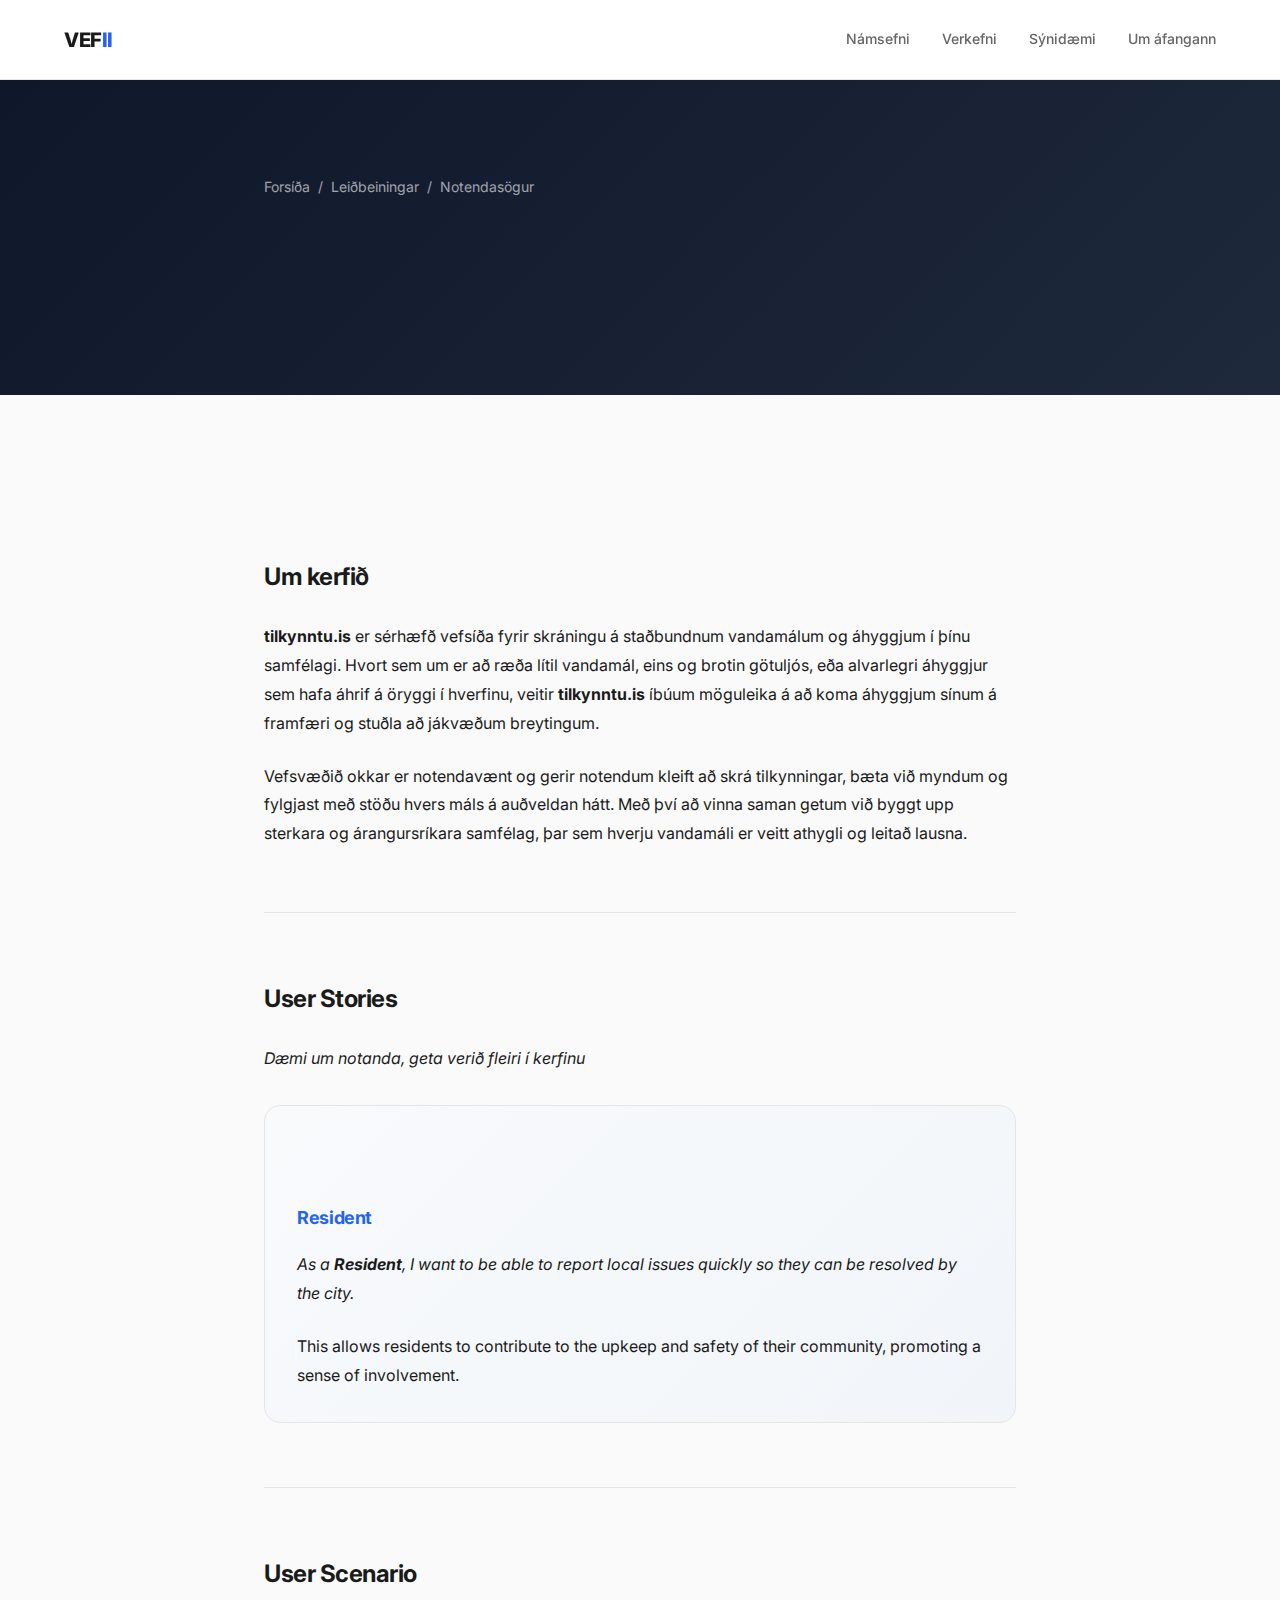
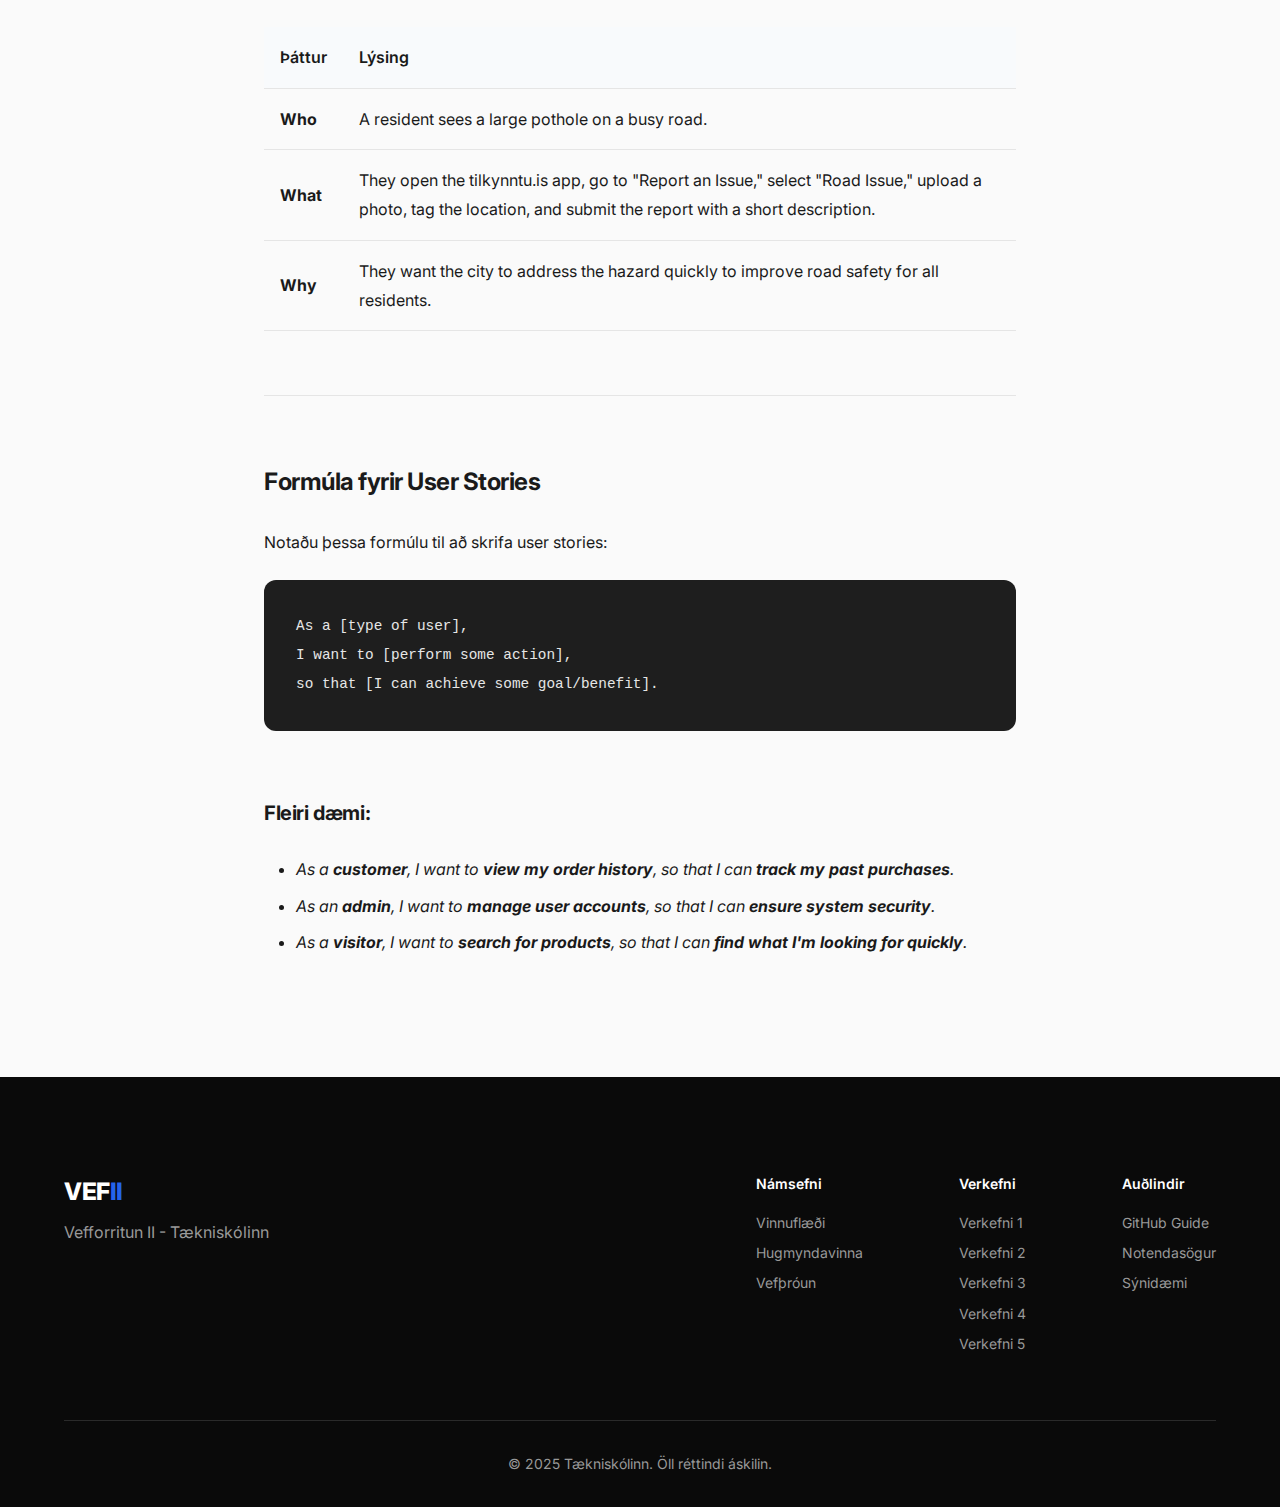
<file: pages/userstories.html>
<!DOCTYPE html>
<html lang="is">
<head>
  <meta charset="UTF-8">
  <meta name="viewport" content="width=device-width, initial-scale=1.0">
  <title>Notendasögur | Vefforritun II</title>
  <link rel="preconnect" href="https://fonts.googleapis.com">
  <link rel="preconnect" href="https://fonts.gstatic.com" crossorigin>
  <link href="https://fonts.googleapis.com/css2?family=Inter:wght@300;400;500;600;700;800&display=swap" rel="stylesheet">
  <link rel="stylesheet" href="../styles.css">
</head>
<body>
  <nav class="nav scrolled" id="nav">
    <div class="nav-container">
      <a href="../index.html" class="nav-logo">
        <span class="logo-text">VEF<span class="logo-accent">II</span></span>
      </a>
      <div class="nav-menu" id="nav-menu">
        <a href="../index.html#nam" class="nav-link">Námsefni</a>
        <a href="../index.html#verkefni" class="nav-link">Verkefni</a>
        <a href="../index.html#synidaemi" class="nav-link">Sýnidæmi</a>
        <a href="about.html" class="nav-link">Um áfangann</a>
      </div>
      <button class="nav-toggle" id="nav-toggle" aria-label="Toggle menu">
        <span class="hamburger"></span>
      </button>
    </div>
  </nav>

  <div class="mobile-menu" id="mobile-menu">
    <div class="mobile-menu-content">
      <a href="../index.html#nam" class="mobile-link">Námsefni</a>
      <a href="../index.html#verkefni" class="mobile-link">Verkefni</a>
      <a href="../index.html#synidaemi" class="mobile-link">Sýnidæmi</a>
      <a href="about.html" class="mobile-link">Um áfangann</a>
    </div>
  </div>

  <main class="page">
    <header class="page-header">
      <div class="container">
        <div class="breadcrumb">
          <a href="../index.html">Forsíða</a>
          <span>/</span>
          <span>Leiðbeiningar</span>
          <span>/</span>
          <span>Notendasögur</span>
        </div>
        <h1 class="page-title animate-fade-up">Notendasögur</h1>
        <p class="page-subtitle animate-fade-up delay-1">Sýnidæmi um User Stories</p>
      </div>
    </header>

    <section class="page-content">
      <div class="container">
        <div class="content">
          <h2>Um kerfið</h2>
          <p><strong>tilkynntu.is</strong> er sérhæfð vefsíða fyrir skráningu á staðbundnum vandamálum og áhyggjum í þínu samfélagi. Hvort sem um er að ræða lítil vandamál, eins og brotin götuljós, eða alvarlegri áhyggjur sem hafa áhrif á öryggi í hverfinu, veitir <strong>tilkynntu.is</strong> íbúum möguleika á að koma áhyggjum sínum á framfæri og stuðla að jákvæðum breytingum.</p>

          <p>Vefsvæðið okkar er notendavænt og gerir notendum kleift að skrá tilkynningar, bæta við myndum og fylgjast með stöðu hvers máls á auðveldan hátt. Með því að vinna saman getum við byggt upp sterkara og árangursríkara samfélag, þar sem hverju vandamáli er veitt athygli og leitað lausna.</p>

          <hr>

          <h2>User Stories</h2>
          <p><em>Dæmi um notanda, geta verið fleiri í kerfinu</em></p>

          <div class="user-story-card">
            <h3>Resident</h3>
            <blockquote>
              <p><em>As a <strong>Resident</strong>, I want to be able to report local issues quickly so they can be resolved by the city.</em></p>
              <p>This allows residents to contribute to the upkeep and safety of their community, promoting a sense of involvement.</p>
            </blockquote>
          </div>

          <hr>

          <h2>User Scenario</h2>

          <table>
            <thead>
              <tr>
                <th>Þáttur</th>
                <th>Lýsing</th>
              </tr>
            </thead>
            <tbody>
              <tr>
                <td><strong>Who</strong></td>
                <td>A resident sees a large pothole on a busy road.</td>
              </tr>
              <tr>
                <td><strong>What</strong></td>
                <td>They open the tilkynntu.is app, go to "Report an Issue," select "Road Issue," upload a photo, tag the location, and submit the report with a short description.</td>
              </tr>
              <tr>
                <td><strong>Why</strong></td>
                <td>They want the city to address the hazard quickly to improve road safety for all residents.</td>
              </tr>
            </tbody>
          </table>

          <hr>

          <h2>Formúla fyrir User Stories</h2>
          <p>Notaðu þessa formúlu til að skrifa user stories:</p>

          <pre><code>As a [type of user],
I want to [perform some action],
so that [I can achieve some goal/benefit].</code></pre>

          <h3>Fleiri dæmi:</h3>
          <ul>
            <li><em>As a <strong>customer</strong>, I want to <strong>view my order history</strong>, so that I can <strong>track my past purchases</strong>.</em></li>
            <li><em>As an <strong>admin</strong>, I want to <strong>manage user accounts</strong>, so that I can <strong>ensure system security</strong>.</em></li>
            <li><em>As a <strong>visitor</strong>, I want to <strong>search for products</strong>, so that I can <strong>find what I'm looking for quickly</strong>.</em></li>
          </ul>
        </div>
      </div>
    </section>
  </main>

  <footer class="footer">
    <div class="container">
      <div class="footer-content">
        <div class="footer-brand">
          <span class="logo-text">VEF<span class="logo-accent">II</span></span>
          <p class="footer-tagline">Vefforritun II - Tækniskólinn</p>
        </div>
        <div class="footer-links">
          <div class="footer-col">
            <h4>Námsefni</h4>
            <a href="vinnuflaedi.html">Vinnuflæði</a>
            <a href="hugmyndavinna.html">Hugmyndavinna</a>
            <a href="vefthroun.html">Vefþróun</a>
          </div>
          <div class="footer-col">
            <h4>Verkefni</h4>
            <a href="verkefni1.html">Verkefni 1</a>
            <a href="verkefni2.html">Verkefni 2</a>
            <a href="verkefni3.html">Verkefni 3</a>
            <a href="verkefni4.html">Verkefni 4</a>
            <a href="verkefni5.html">Verkefni 5</a>
          </div>
          <div class="footer-col">
            <h4>Auðlindir</h4>
            <a href="guide.html">GitHub Guide</a>
            <a href="userstories.html">Notendasögur</a>
            <a href="nemendaverkefni.html">Sýnidæmi</a>
          </div>
        </div>
      </div>
      <div class="footer-bottom">
        <p>&copy; 2025 Tækniskólinn. Öll réttindi áskilin.</p>
      </div>
    </div>
  </footer>

  <script src="../script.js"></script>
</body>
</html>
</file>
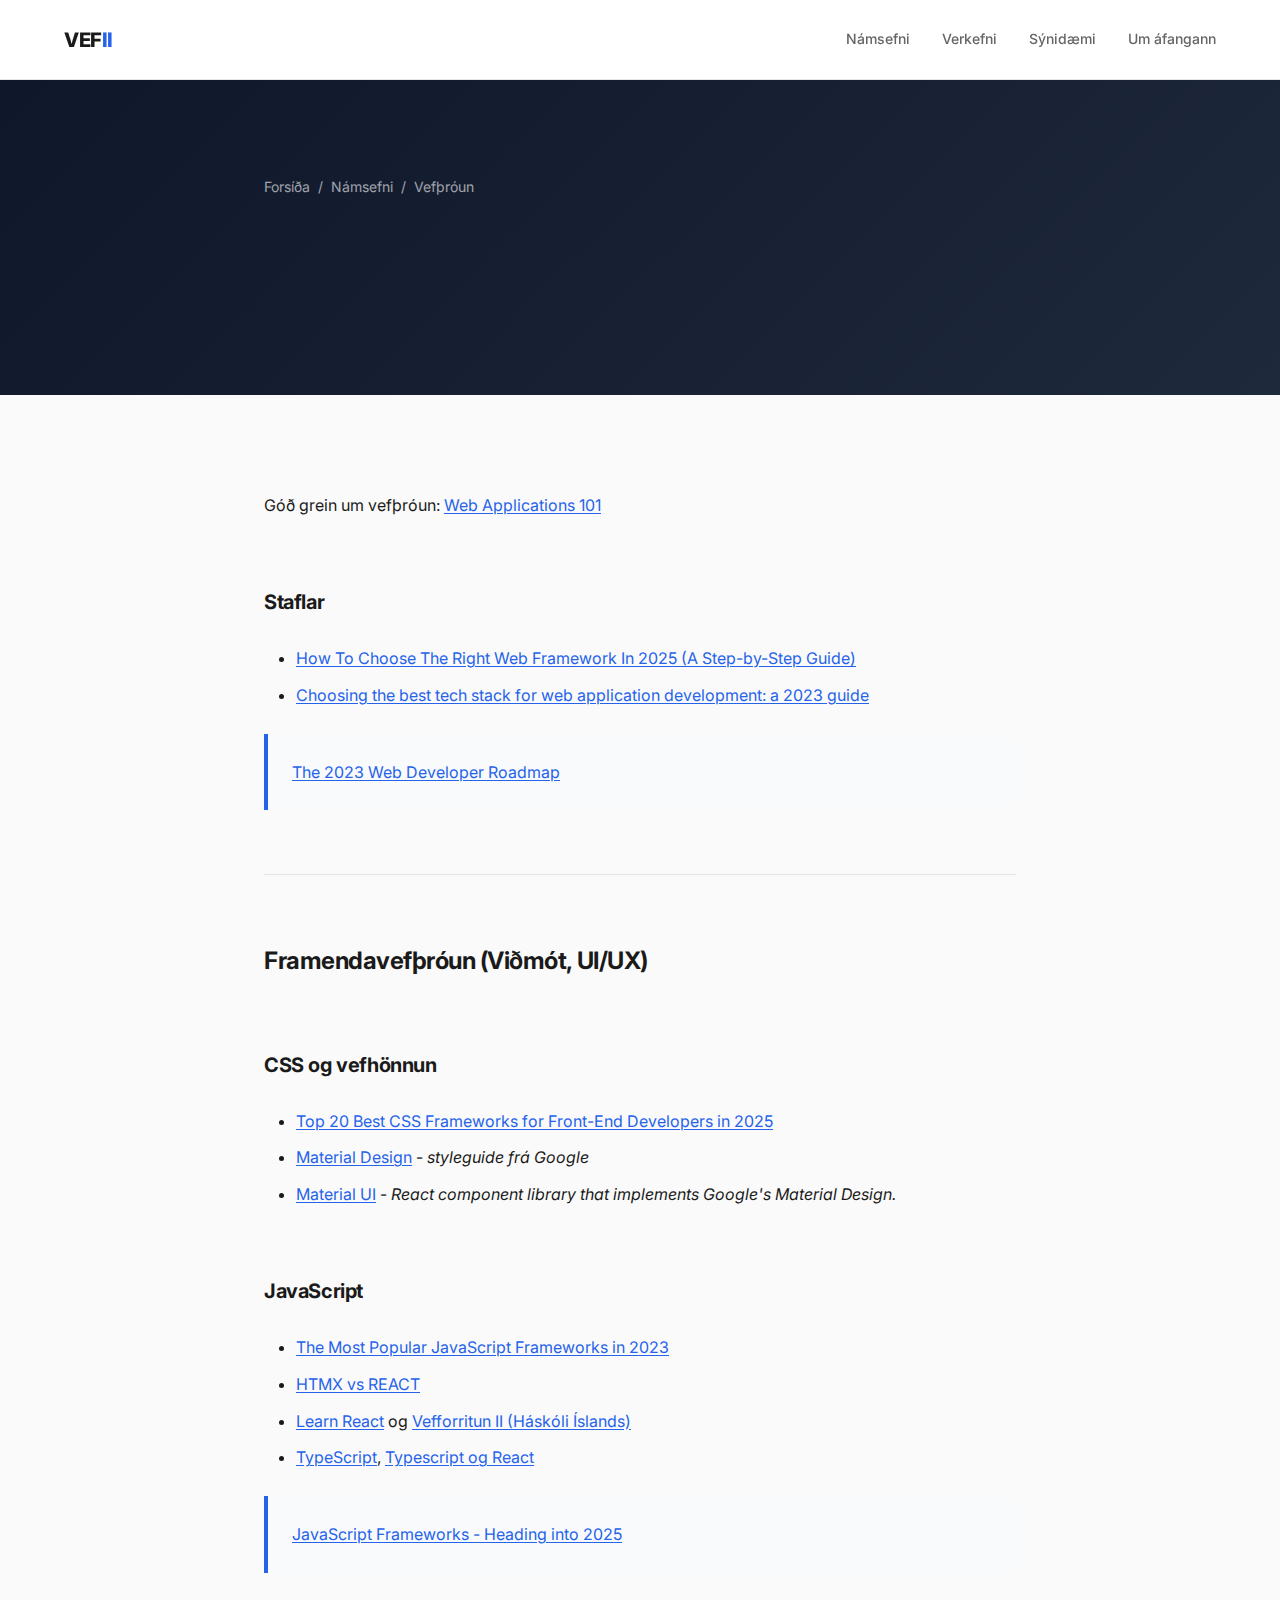
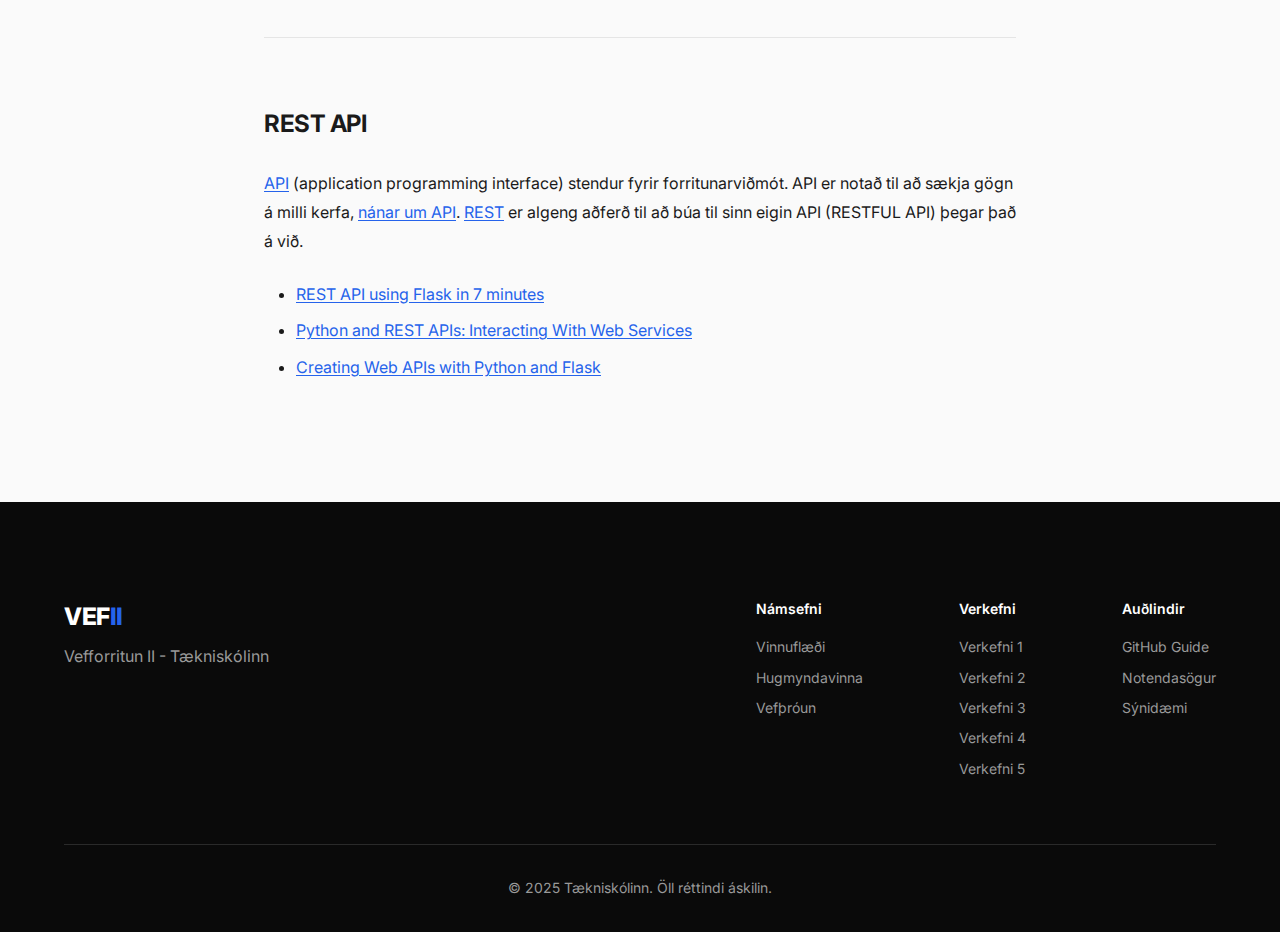
<file: pages/vefthroun.html>
<!DOCTYPE html>
<html lang="is">
<head>
  <meta charset="UTF-8">
  <meta name="viewport" content="width=device-width, initial-scale=1.0">
  <title>Vefþróun | Vefforritun II</title>
  <link rel="preconnect" href="https://fonts.googleapis.com">
  <link rel="preconnect" href="https://fonts.gstatic.com" crossorigin>
  <link href="https://fonts.googleapis.com/css2?family=Inter:wght@300;400;500;600;700;800&display=swap" rel="stylesheet">
  <link rel="stylesheet" href="../styles.css">
</head>
<body>
  <!-- Navigation -->
  <nav class="nav scrolled" id="nav">
    <div class="nav-container">
      <a href="../index.html" class="nav-logo">
        <span class="logo-text">VEF<span class="logo-accent">II</span></span>
      </a>
      <div class="nav-menu" id="nav-menu">
        <a href="../index.html#nam" class="nav-link">Námsefni</a>
        <a href="../index.html#verkefni" class="nav-link">Verkefni</a>
        <a href="../index.html#synidaemi" class="nav-link">Sýnidæmi</a>
        <a href="about.html" class="nav-link">Um áfangann</a>
      </div>
      <button class="nav-toggle" id="nav-toggle" aria-label="Toggle menu">
        <span class="hamburger"></span>
      </button>
    </div>
  </nav>

  <!-- Mobile Menu -->
  <div class="mobile-menu" id="mobile-menu">
    <div class="mobile-menu-content">
      <a href="../index.html#nam" class="mobile-link">Námsefni</a>
      <a href="../index.html#verkefni" class="mobile-link">Verkefni</a>
      <a href="../index.html#synidaemi" class="mobile-link">Sýnidæmi</a>
      <a href="about.html" class="mobile-link">Um áfangann</a>
    </div>
  </div>

  <main class="page">
    <header class="page-header">
      <div class="container">
        <div class="breadcrumb">
          <a href="../index.html">Forsíða</a>
          <span>/</span>
          <span>Námsefni</span>
          <span>/</span>
          <span>Vefþróun</span>
        </div>
        <h1 class="page-title animate-fade-up">Vefþróun</h1>
        <p class="page-subtitle animate-fade-up delay-1">Rammar, CSS, JavaScript og fullstack tækni</p>
      </div>
    </header>

    <section class="page-content">
      <div class="container">
        <div class="content">
          <p>Góð grein um vefþróun: <a href="https://www.robinwieruch.de/web-applications/" target="_blank" rel="noopener">Web Applications 101</a></p>

          <h3>Staflar</h3>
          <ul>
            <li><a href="https://www.netclues.com/blog/how-to-choose-web-framework-2025" target="_blank" rel="noopener">How To Choose The Right Web Framework In 2025 (A Step-by-Step Guide)</a></li>
            <li><a href="https://techwings.com/blog/choosing-the-best-tech-stack-for-web-app-development" target="_blank" rel="noopener">Choosing the best tech stack for web application development: a 2023 guide</a></li>
          </ul>

          <blockquote>
            <p><a href="https://levelup.gitconnected.com/the-2020-web-developer-roadmap-76503ddfb327#eb3d" target="_blank" rel="noopener">The 2023 Web Developer Roadmap</a></p>
          </blockquote>

          <hr>

          <h2>Framendavefþróun (Viðmót, UI/UX)</h2>

          <h3>CSS og vefhönnun</h3>
          <ul>
            <li><a href="https://hackr.io/blog/best-css-frameworks" target="_blank" rel="noopener">Top 20 Best CSS Frameworks for Front-End Developers in 2025</a></li>
            <li><a href="https://material.io/" target="_blank" rel="noopener">Material Design</a> - <em>styleguide frá Google</em></li>
            <li><a href="https://mui.com/material-ui/" target="_blank" rel="noopener">Material UI</a> - <em>React component library that implements Google's Material Design.</em></li>
          </ul>

          <h3>JavaScript</h3>
          <ul>
            <li><a href="https://theme-selection.medium.com/the-most-popular-javascript-frameworks-in-2021-a2fe62174df6" target="_blank" rel="noopener">The Most Popular JavaScript Frameworks in 2023</a></li>
            <li><a href="https://www.builder.io/blog/htmx-vs-react" target="_blank" rel="noopener">HTMX vs REACT</a></li>
            <li><a href="https://react.dev/learn" target="_blank" rel="noopener">Learn React</a> og <a href="https://github.com/vefforritun/vef2-2025/tree/main/namsefni/17.react#readme" target="_blank" rel="noopener">Vefforritun II (Háskóli Íslands)</a></li>
            <li><a href="https://www.typescriptlang.org/docs/handbook/typescript-in-5-minutes.html" target="_blank" rel="noopener">TypeScript</a>, <a href="https://react.dev/learn/typescript" target="_blank" rel="noopener">Typescript og React</a></li>
          </ul>

          <blockquote>
            <p><a href="https://dev.to/this-is-learning/javascript-frameworks-heading-into-2025-hkb" target="_blank" rel="noopener">JavaScript Frameworks - Heading into 2025</a></p>
          </blockquote>

          <hr>

          <h2>REST API</h2>
          <p><a href="https://www.youtube.com/watch?v=s7wmiS2mSXY" target="_blank" rel="noopener">API</a> (application programming interface) stendur fyrir forritunarviðmót. API er notað til að sækja gögn á milli kerfa, <a href="https://zapier.com/learn/apis/chapter-1-introduction-to-apis/" target="_blank" rel="noopener">nánar um API</a>. <a href="https://www.codecademy.com/article/what-is-rest" target="_blank" rel="noopener">REST</a> er algeng aðferð til að búa til sinn eigin API (RESTFUL API) þegar það á við.</p>

          <ul>
            <li><a href="https://towardsdatascience.com/launch-your-own-rest-api-using-flask-python-in-7-minutes-c4373eb34239" target="_blank" rel="noopener">REST API using Flask in 7 minutes</a></li>
            <li><a href="https://realpython.com/api-integration-in-python/" target="_blank" rel="noopener">Python and REST APIs: Interacting With Web Services</a></li>
            <li><a href="https://programminghistorian.org/en/lessons/creating-apis-with-python-and-flask" target="_blank" rel="noopener">Creating Web APIs with Python and Flask</a></li>
          </ul>
        </div>
      </div>
    </section>
  </main>

  <!-- Footer -->
  <footer class="footer">
    <div class="container">
      <div class="footer-content">
        <div class="footer-brand">
          <span class="logo-text">VEF<span class="logo-accent">II</span></span>
          <p class="footer-tagline">Vefforritun II - Tækniskólinn</p>
        </div>
        <div class="footer-links">
          <div class="footer-col">
            <h4>Námsefni</h4>
            <a href="vinnuflaedi.html">Vinnuflæði</a>
            <a href="hugmyndavinna.html">Hugmyndavinna</a>
            <a href="vefthroun.html">Vefþróun</a>
          </div>
          <div class="footer-col">
            <h4>Verkefni</h4>
            <a href="verkefni1.html">Verkefni 1</a>
            <a href="verkefni2.html">Verkefni 2</a>
            <a href="verkefni3.html">Verkefni 3</a>
            <a href="verkefni4.html">Verkefni 4</a>
            <a href="verkefni5.html">Verkefni 5</a>
          </div>
          <div class="footer-col">
            <h4>Auðlindir</h4>
            <a href="guide.html">GitHub Guide</a>
            <a href="userstories.html">Notendasögur</a>
            <a href="nemendaverkefni.html">Sýnidæmi</a>
          </div>
        </div>
      </div>
      <div class="footer-bottom">
        <p>&copy; 2025 Tækniskólinn. Öll réttindi áskilin.</p>
      </div>
    </div>
  </footer>

  <script src="../script.js"></script>
</body>
</html>
</file>
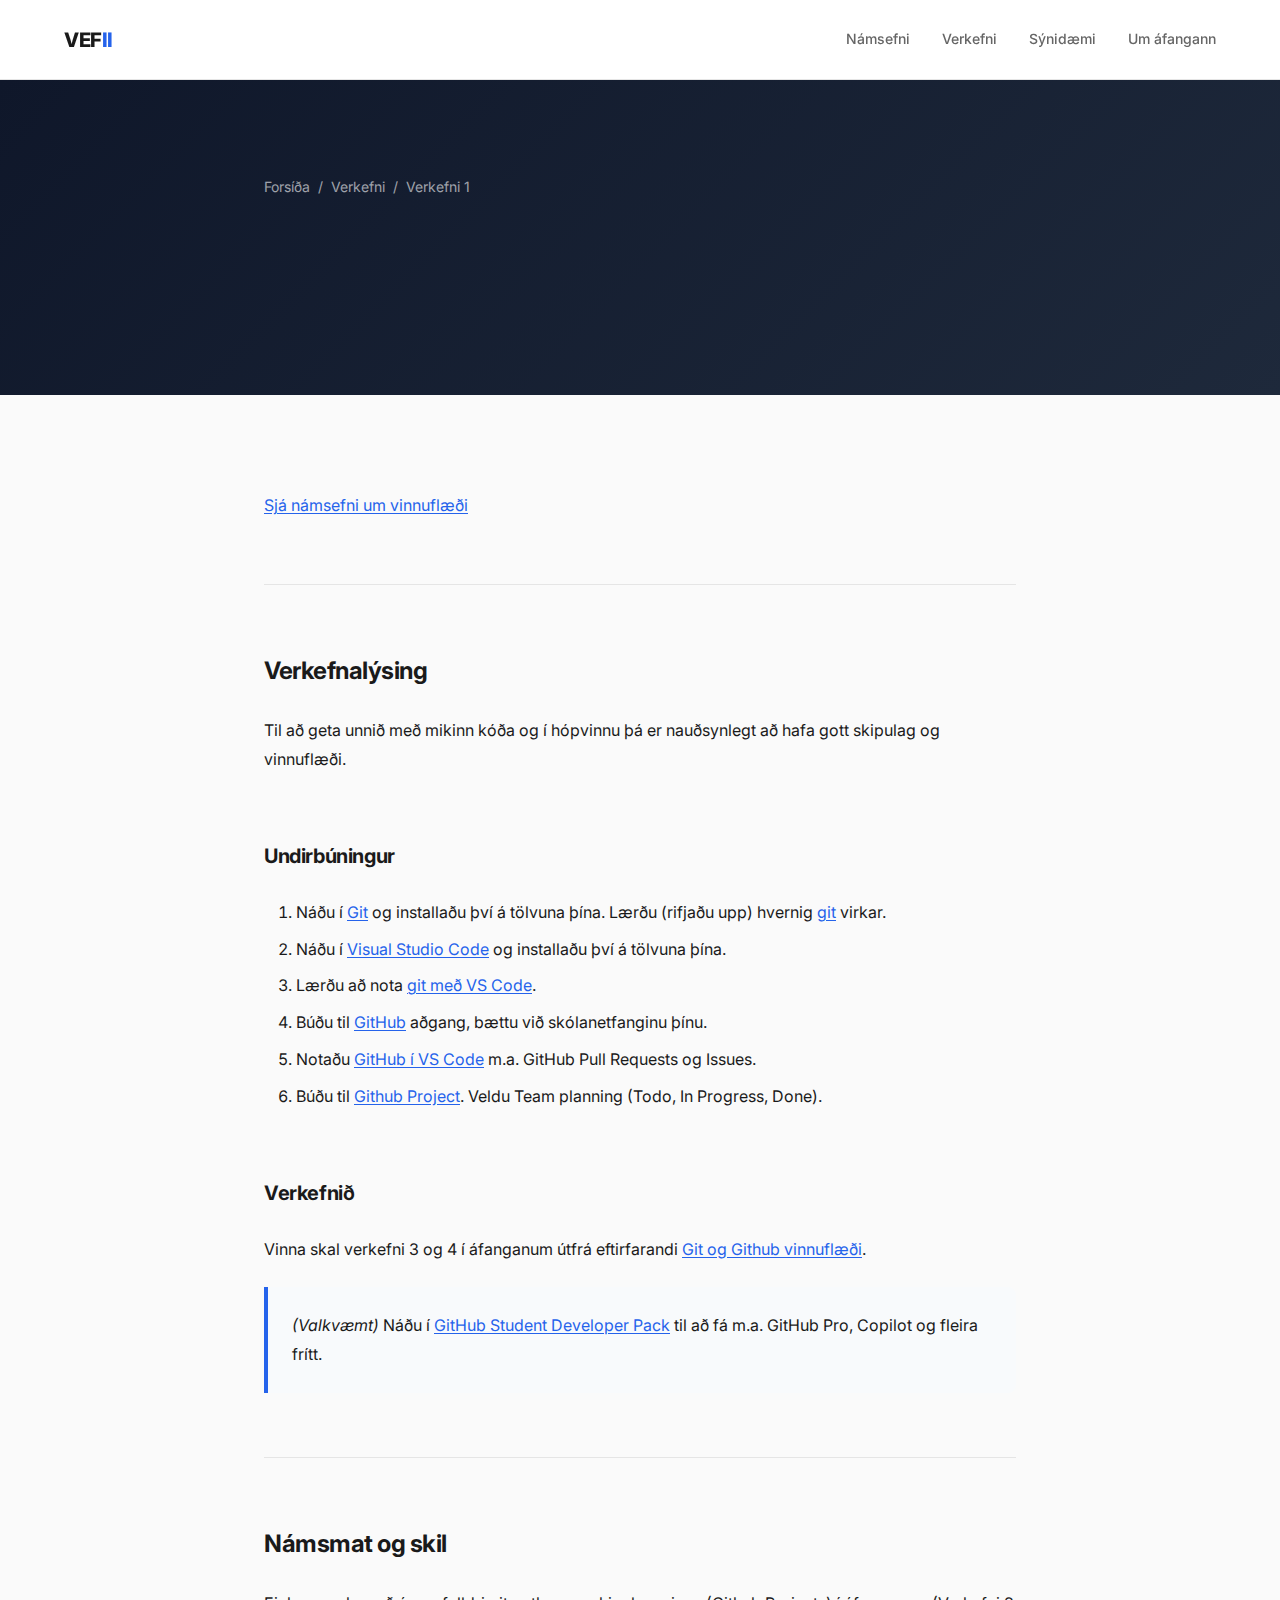
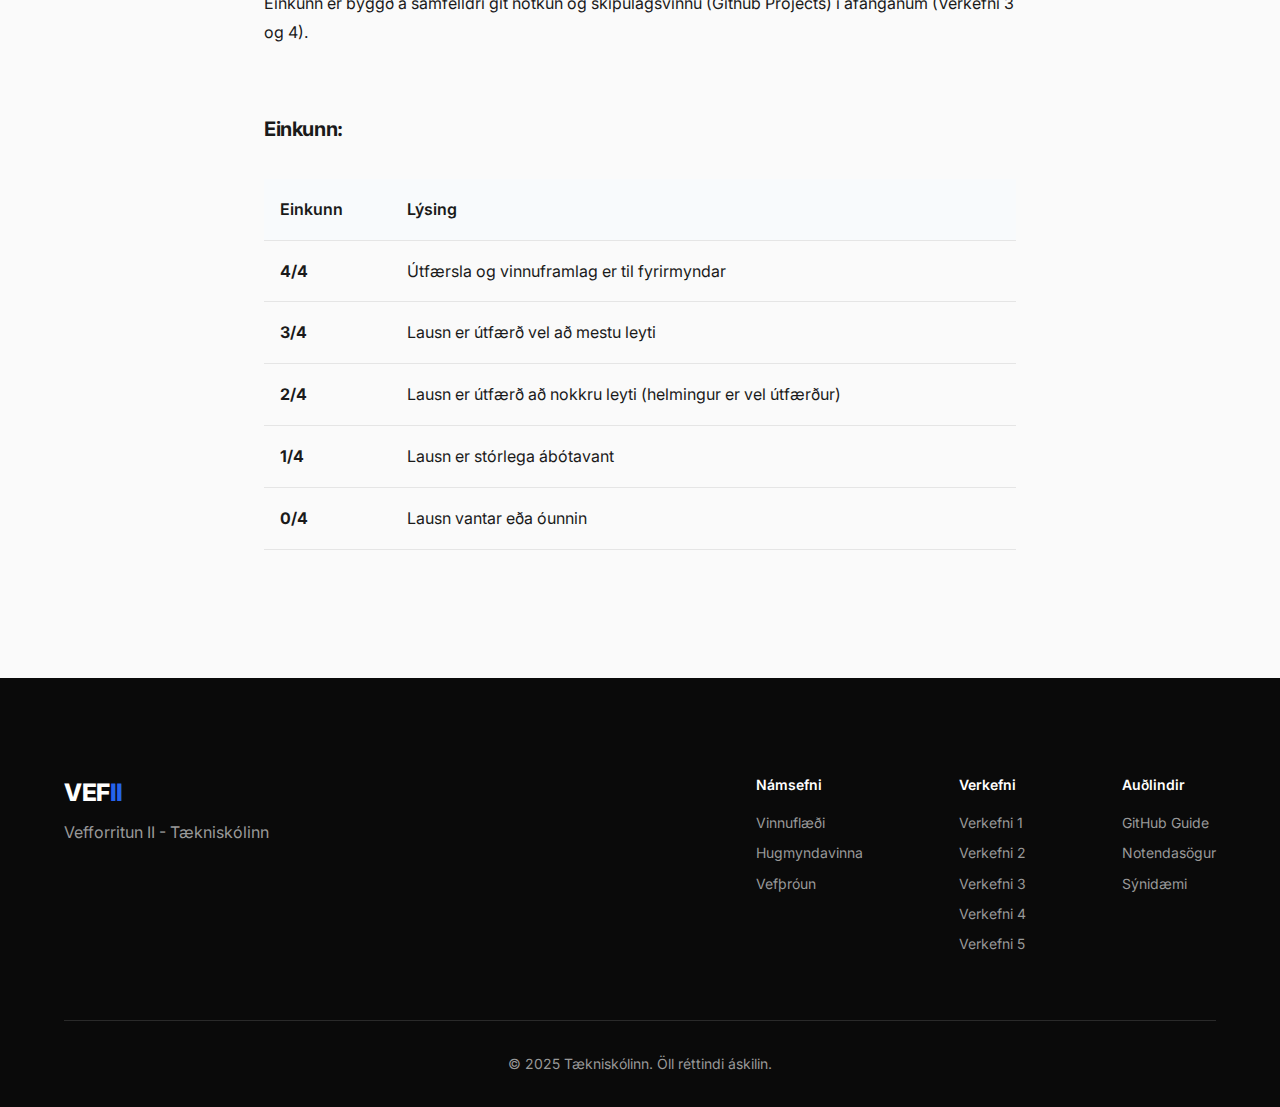
<file: pages/verkefni1.html>
<!DOCTYPE html>
<html lang="is">
<head>
  <meta charset="UTF-8">
  <meta name="viewport" content="width=device-width, initial-scale=1.0">
  <title>Verkefni 1 - Git & GitHub | Vefforritun II</title>
  <link rel="preconnect" href="https://fonts.googleapis.com">
  <link rel="preconnect" href="https://fonts.gstatic.com" crossorigin>
  <link href="https://fonts.googleapis.com/css2?family=Inter:wght@300;400;500;600;700;800&display=swap" rel="stylesheet">
  <link rel="stylesheet" href="../styles.css">
</head>
<body>
  <nav class="nav scrolled" id="nav">
    <div class="nav-container">
      <a href="../index.html" class="nav-logo">
        <span class="logo-text">VEF<span class="logo-accent">II</span></span>
      </a>
      <div class="nav-menu" id="nav-menu">
        <a href="../index.html#nam" class="nav-link">Námsefni</a>
        <a href="../index.html#verkefni" class="nav-link">Verkefni</a>
        <a href="../index.html#synidaemi" class="nav-link">Sýnidæmi</a>
        <a href="about.html" class="nav-link">Um áfangann</a>
      </div>
      <button class="nav-toggle" id="nav-toggle" aria-label="Toggle menu">
        <span class="hamburger"></span>
      </button>
    </div>
  </nav>

  <div class="mobile-menu" id="mobile-menu">
    <div class="mobile-menu-content">
      <a href="../index.html#nam" class="mobile-link">Námsefni</a>
      <a href="../index.html#verkefni" class="mobile-link">Verkefni</a>
      <a href="../index.html#synidaemi" class="mobile-link">Sýnidæmi</a>
      <a href="about.html" class="mobile-link">Um áfangann</a>
    </div>
  </div>

  <main class="page">
    <header class="page-header">
      <div class="container">
        <div class="breadcrumb">
          <a href="../index.html">Forsíða</a>
          <span>/</span>
          <span>Verkefni</span>
          <span>/</span>
          <span>Verkefni 1</span>
        </div>
        <h1 class="page-title animate-fade-up">Verkefni 1</h1>
        <p class="page-subtitle animate-fade-up delay-1">Git & GitHub - 15% af heildareinkunn</p>
      </div>
    </header>

    <section class="page-content">
      <div class="container">
        <div class="content">
          <p><a href="vinnuflaedi.html">Sjá námsefni um vinnuflæði</a></p>

          <hr>

          <h2>Verkefnalýsing</h2>
          <p>Til að geta unnið með mikinn kóða og í hópvinnu þá er nauðsynlegt að hafa gott skipulag og vinnuflæði.</p>

          <h3>Undirbúningur</h3>
          <ol>
            <li>Náðu í <a href="https://git-scm.com/" target="_blank" rel="noopener">Git</a> og installaðu því á tölvuna þína. Lærðu (rifjaðu upp) hvernig <a href="https://github.com/gaui/git" target="_blank" rel="noopener">git</a> virkar.</li>
            <li>Náðu í <a href="https://code.visualstudio.com/" target="_blank" rel="noopener">Visual Studio Code</a> og installaðu því á tölvuna þína.</li>
            <li>Lærðu að nota <a href="https://code.visualstudio.com/docs/sourcecontrol/overview" target="_blank" rel="noopener">git með VS Code</a>.</li>
            <li>Búðu til <a href="https://github.com/" target="_blank" rel="noopener">GitHub</a> aðgang, bættu við skólanetfanginu þínu.</li>
            <li>Notaðu <a href="https://code.visualstudio.com/docs/sourcecontrol/github" target="_blank" rel="noopener">GitHub í VS Code</a> m.a. GitHub Pull Requests og Issues.</li>
            <li>Búðu til <a href="https://github.com/features/issues" target="_blank" rel="noopener">Github Project</a>. Veldu Team planning (Todo, In Progress, Done).</li>
          </ol>

          <h3>Verkefnið</h3>
          <p>Vinna skal verkefni 3 og 4 í áfanganum útfrá eftirfarandi <a href="guide.html">Git og Github vinnuflæði</a>.</p>

          <blockquote>
            <p><em>(Valkvæmt)</em> Náðu í <a href="https://education.github.com/pack" target="_blank" rel="noopener">GitHub Student Developer Pack</a> til að fá m.a. GitHub Pro, Copilot og fleira frítt.</p>
          </blockquote>

          <hr>

          <h2>Námsmat og skil</h2>
          <p>Einkunn er byggð á samfelldri git notkun og skipulagsvinnu (Github Projects) í áfanganum (Verkefni 3 og 4).</p>

          <h3>Einkunn:</h3>
          <table>
            <thead>
              <tr>
                <th>Einkunn</th>
                <th>Lýsing</th>
              </tr>
            </thead>
            <tbody>
              <tr>
                <td><strong>4/4</strong></td>
                <td>Útfærsla og vinnuframlag er til fyrirmyndar</td>
              </tr>
              <tr>
                <td><strong>3/4</strong></td>
                <td>Lausn er útfærð vel að mestu leyti</td>
              </tr>
              <tr>
                <td><strong>2/4</strong></td>
                <td>Lausn er útfærð að nokkru leyti (helmingur er vel útfærður)</td>
              </tr>
              <tr>
                <td><strong>1/4</strong></td>
                <td>Lausn er stórlega ábótavant</td>
              </tr>
              <tr>
                <td><strong>0/4</strong></td>
                <td>Lausn vantar eða óunnin</td>
              </tr>
            </tbody>
          </table>
        </div>
      </div>
    </section>
  </main>

  <footer class="footer">
    <div class="container">
      <div class="footer-content">
        <div class="footer-brand">
          <span class="logo-text">VEF<span class="logo-accent">II</span></span>
          <p class="footer-tagline">Vefforritun II - Tækniskólinn</p>
        </div>
        <div class="footer-links">
          <div class="footer-col">
            <h4>Námsefni</h4>
            <a href="vinnuflaedi.html">Vinnuflæði</a>
            <a href="hugmyndavinna.html">Hugmyndavinna</a>
            <a href="vefthroun.html">Vefþróun</a>
          </div>
          <div class="footer-col">
            <h4>Verkefni</h4>
            <a href="verkefni1.html">Verkefni 1</a>
            <a href="verkefni2.html">Verkefni 2</a>
            <a href="verkefni3.html">Verkefni 3</a>
            <a href="verkefni4.html">Verkefni 4</a>
            <a href="verkefni5.html">Verkefni 5</a>
          </div>
          <div class="footer-col">
            <h4>Auðlindir</h4>
            <a href="guide.html">GitHub Guide</a>
            <a href="userstories.html">Notendasögur</a>
            <a href="nemendaverkefni.html">Sýnidæmi</a>
          </div>
        </div>
      </div>
      <div class="footer-bottom">
        <p>&copy; 2025 Tækniskólinn. Öll réttindi áskilin.</p>
      </div>
    </div>
  </footer>

  <script src="../script.js"></script>
</body>
</html>
</file>
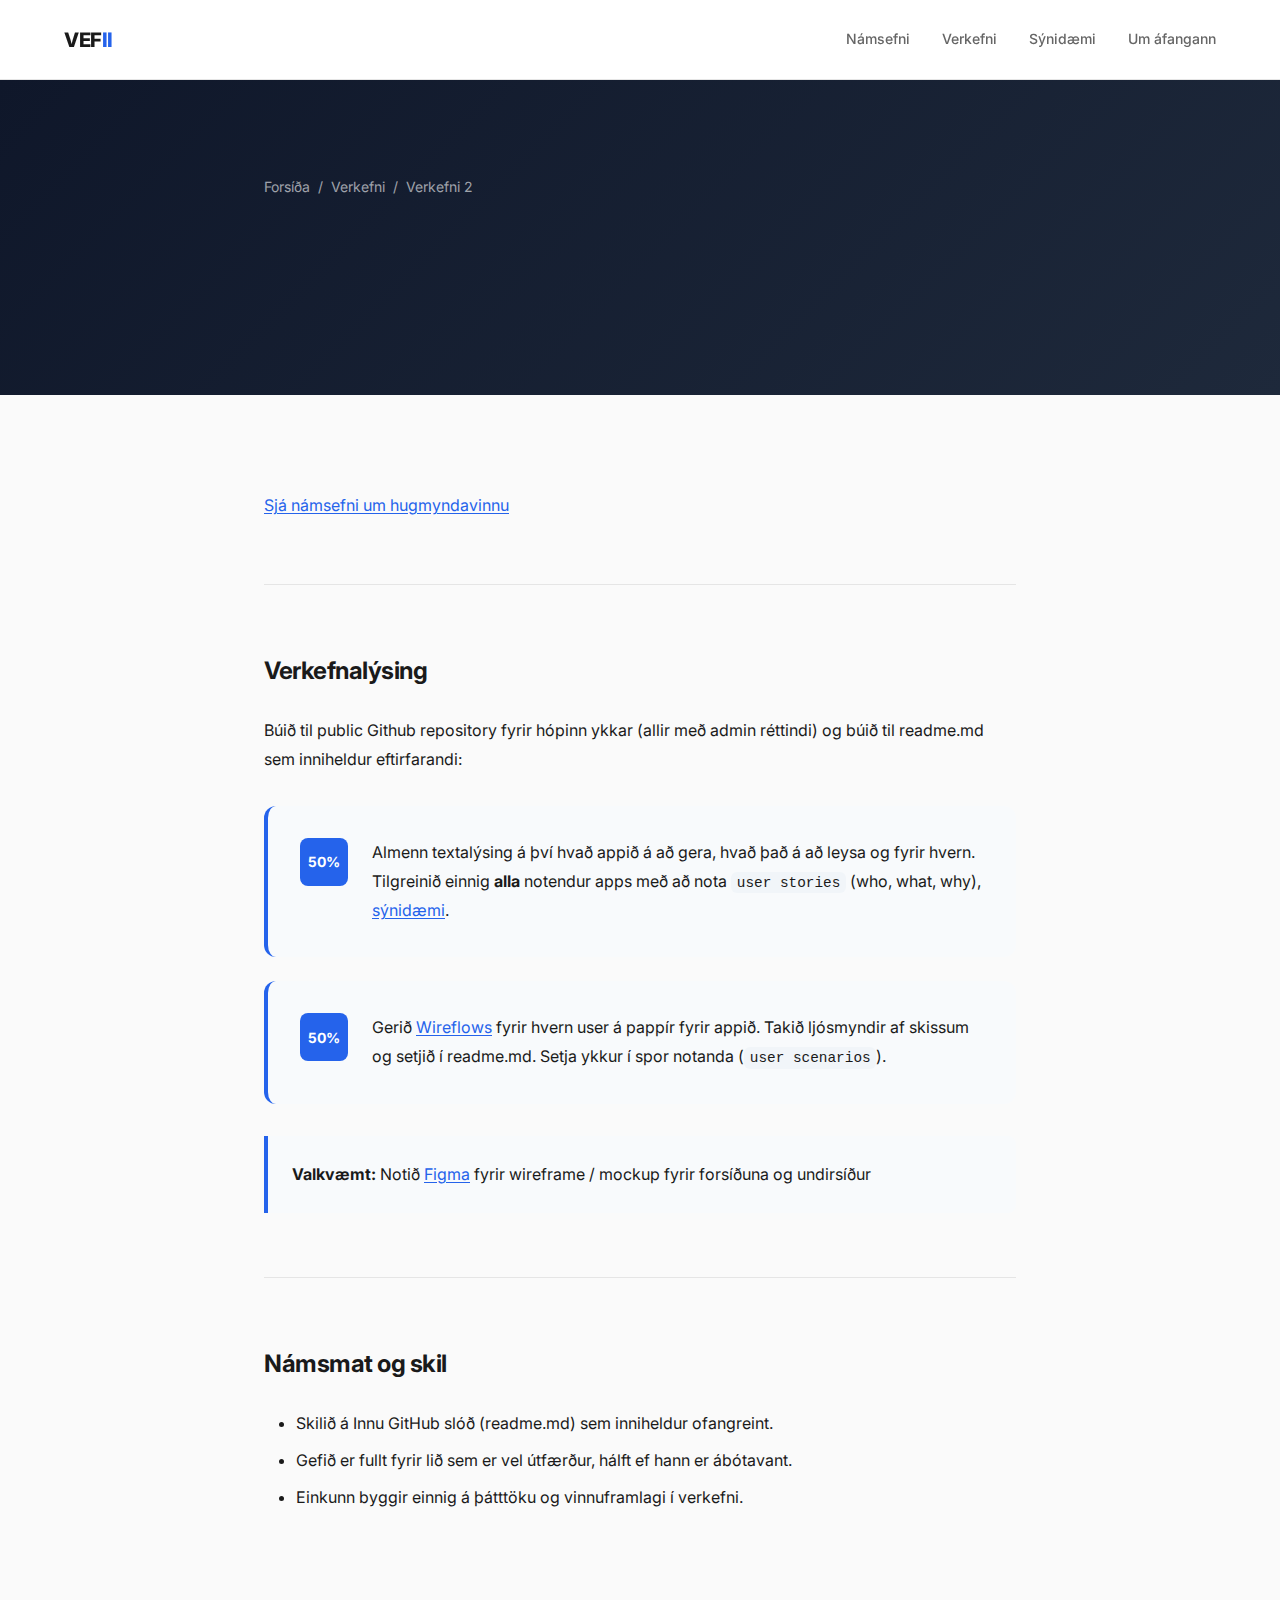
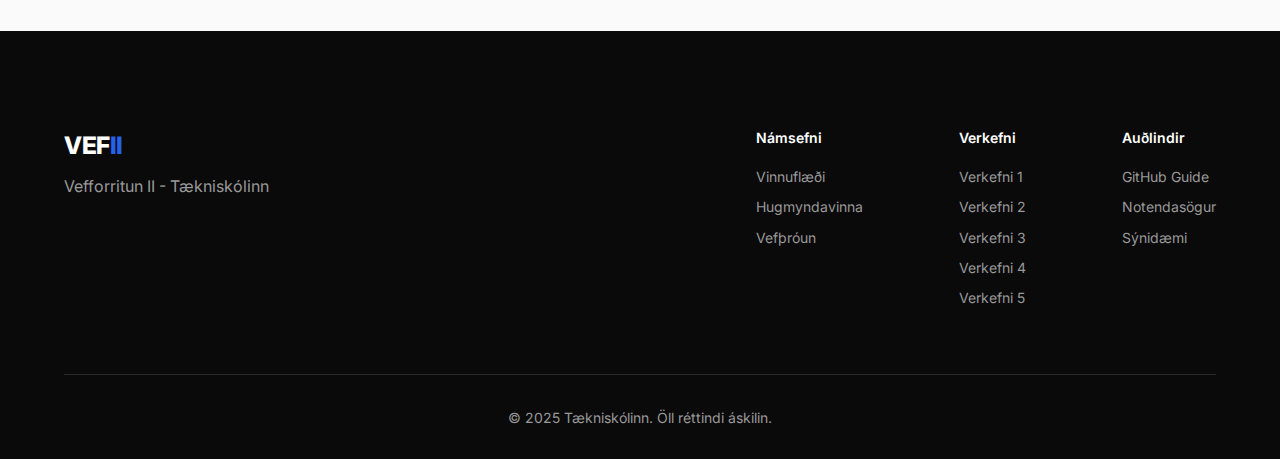
<file: pages/verkefni2.html>
<!DOCTYPE html>
<html lang="is">
<head>
  <meta charset="UTF-8">
  <meta name="viewport" content="width=device-width, initial-scale=1.0">
  <title>Verkefni 2 - Hönnun | Vefforritun II</title>
  <link rel="preconnect" href="https://fonts.googleapis.com">
  <link rel="preconnect" href="https://fonts.gstatic.com" crossorigin>
  <link href="https://fonts.googleapis.com/css2?family=Inter:wght@300;400;500;600;700;800&display=swap" rel="stylesheet">
  <link rel="stylesheet" href="../styles.css">
</head>
<body>
  <nav class="nav scrolled" id="nav">
    <div class="nav-container">
      <a href="../index.html" class="nav-logo">
        <span class="logo-text">VEF<span class="logo-accent">II</span></span>
      </a>
      <div class="nav-menu" id="nav-menu">
        <a href="../index.html#nam" class="nav-link">Námsefni</a>
        <a href="../index.html#verkefni" class="nav-link">Verkefni</a>
        <a href="../index.html#synidaemi" class="nav-link">Sýnidæmi</a>
        <a href="about.html" class="nav-link">Um áfangann</a>
      </div>
      <button class="nav-toggle" id="nav-toggle" aria-label="Toggle menu">
        <span class="hamburger"></span>
      </button>
    </div>
  </nav>

  <div class="mobile-menu" id="mobile-menu">
    <div class="mobile-menu-content">
      <a href="../index.html#nam" class="mobile-link">Námsefni</a>
      <a href="../index.html#verkefni" class="mobile-link">Verkefni</a>
      <a href="../index.html#synidaemi" class="mobile-link">Sýnidæmi</a>
      <a href="about.html" class="mobile-link">Um áfangann</a>
    </div>
  </div>

  <main class="page">
    <header class="page-header">
      <div class="container">
        <div class="breadcrumb">
          <a href="../index.html">Forsíða</a>
          <span>/</span>
          <span>Verkefni</span>
          <span>/</span>
          <span>Verkefni 2</span>
        </div>
        <h1 class="page-title animate-fade-up">Verkefni 2</h1>
        <p class="page-subtitle animate-fade-up delay-1">Hönnun & Skipulag - 10% af heildareinkunn (hópverkefni)</p>
      </div>
    </header>

    <section class="page-content">
      <div class="container">
        <div class="content">
          <p><a href="hugmyndavinna.html">Sjá námsefni um hugmyndavinnu</a></p>

          <hr>

          <h2>Verkefnalýsing</h2>
          <p>Búið til public Github repository fyrir hópinn ykkar (allir með admin réttindi) og búið til readme.md sem inniheldur eftirfarandi:</p>

          <div class="checklist">
            <div class="checklist-item">
              <span class="weight">50%</span>
              <p>Almenn textalýsing á því hvað appið á að gera, hvað það á að leysa og fyrir hvern. Tilgreinið einnig <strong>alla</strong> notendur apps með að nota <code>user stories</code> (who, what, why), <a href="userstories.html">sýnidæmi</a>.</p>
            </div>
            <div class="checklist-item">
              <span class="weight">50%</span>
              <p>Gerið <a href="https://slickplan.com/blog/wireflow" target="_blank" rel="noopener">Wireflows</a> fyrir hvern user á pappír fyrir appið. Takið ljósmyndir af skissum og setjið í readme.md. Setja ykkur í spor notanda (<code>user scenarios</code>).</p>
            </div>
          </div>

          <blockquote>
            <p><strong>Valkvæmt:</strong> Notið <a href="https://www.figma.com/wireframe-tool/" target="_blank" rel="noopener">Figma</a> fyrir wireframe / mockup fyrir forsíðuna og undirsíður</p>
          </blockquote>

          <hr>

          <h2>Námsmat og skil</h2>
          <ul>
            <li>Skilið á Innu GitHub slóð (readme.md) sem inniheldur ofangreint.</li>
            <li>Gefið er fullt fyrir lið sem er vel útfærður, hálft ef hann er ábótavant.</li>
            <li>Einkunn byggir einnig á þátttöku og vinnuframlagi í verkefni.</li>
          </ul>
        </div>
      </div>
    </section>
  </main>

  <footer class="footer">
    <div class="container">
      <div class="footer-content">
        <div class="footer-brand">
          <span class="logo-text">VEF<span class="logo-accent">II</span></span>
          <p class="footer-tagline">Vefforritun II - Tækniskólinn</p>
        </div>
        <div class="footer-links">
          <div class="footer-col">
            <h4>Námsefni</h4>
            <a href="vinnuflaedi.html">Vinnuflæði</a>
            <a href="hugmyndavinna.html">Hugmyndavinna</a>
            <a href="vefthroun.html">Vefþróun</a>
          </div>
          <div class="footer-col">
            <h4>Verkefni</h4>
            <a href="verkefni1.html">Verkefni 1</a>
            <a href="verkefni2.html">Verkefni 2</a>
            <a href="verkefni3.html">Verkefni 3</a>
            <a href="verkefni4.html">Verkefni 4</a>
            <a href="verkefni5.html">Verkefni 5</a>
          </div>
          <div class="footer-col">
            <h4>Auðlindir</h4>
            <a href="guide.html">GitHub Guide</a>
            <a href="userstories.html">Notendasögur</a>
            <a href="nemendaverkefni.html">Sýnidæmi</a>
          </div>
        </div>
      </div>
      <div class="footer-bottom">
        <p>&copy; 2025 Tækniskólinn. Öll réttindi áskilin.</p>
      </div>
    </div>
  </footer>

  <script src="../script.js"></script>
</body>
</html>
</file>
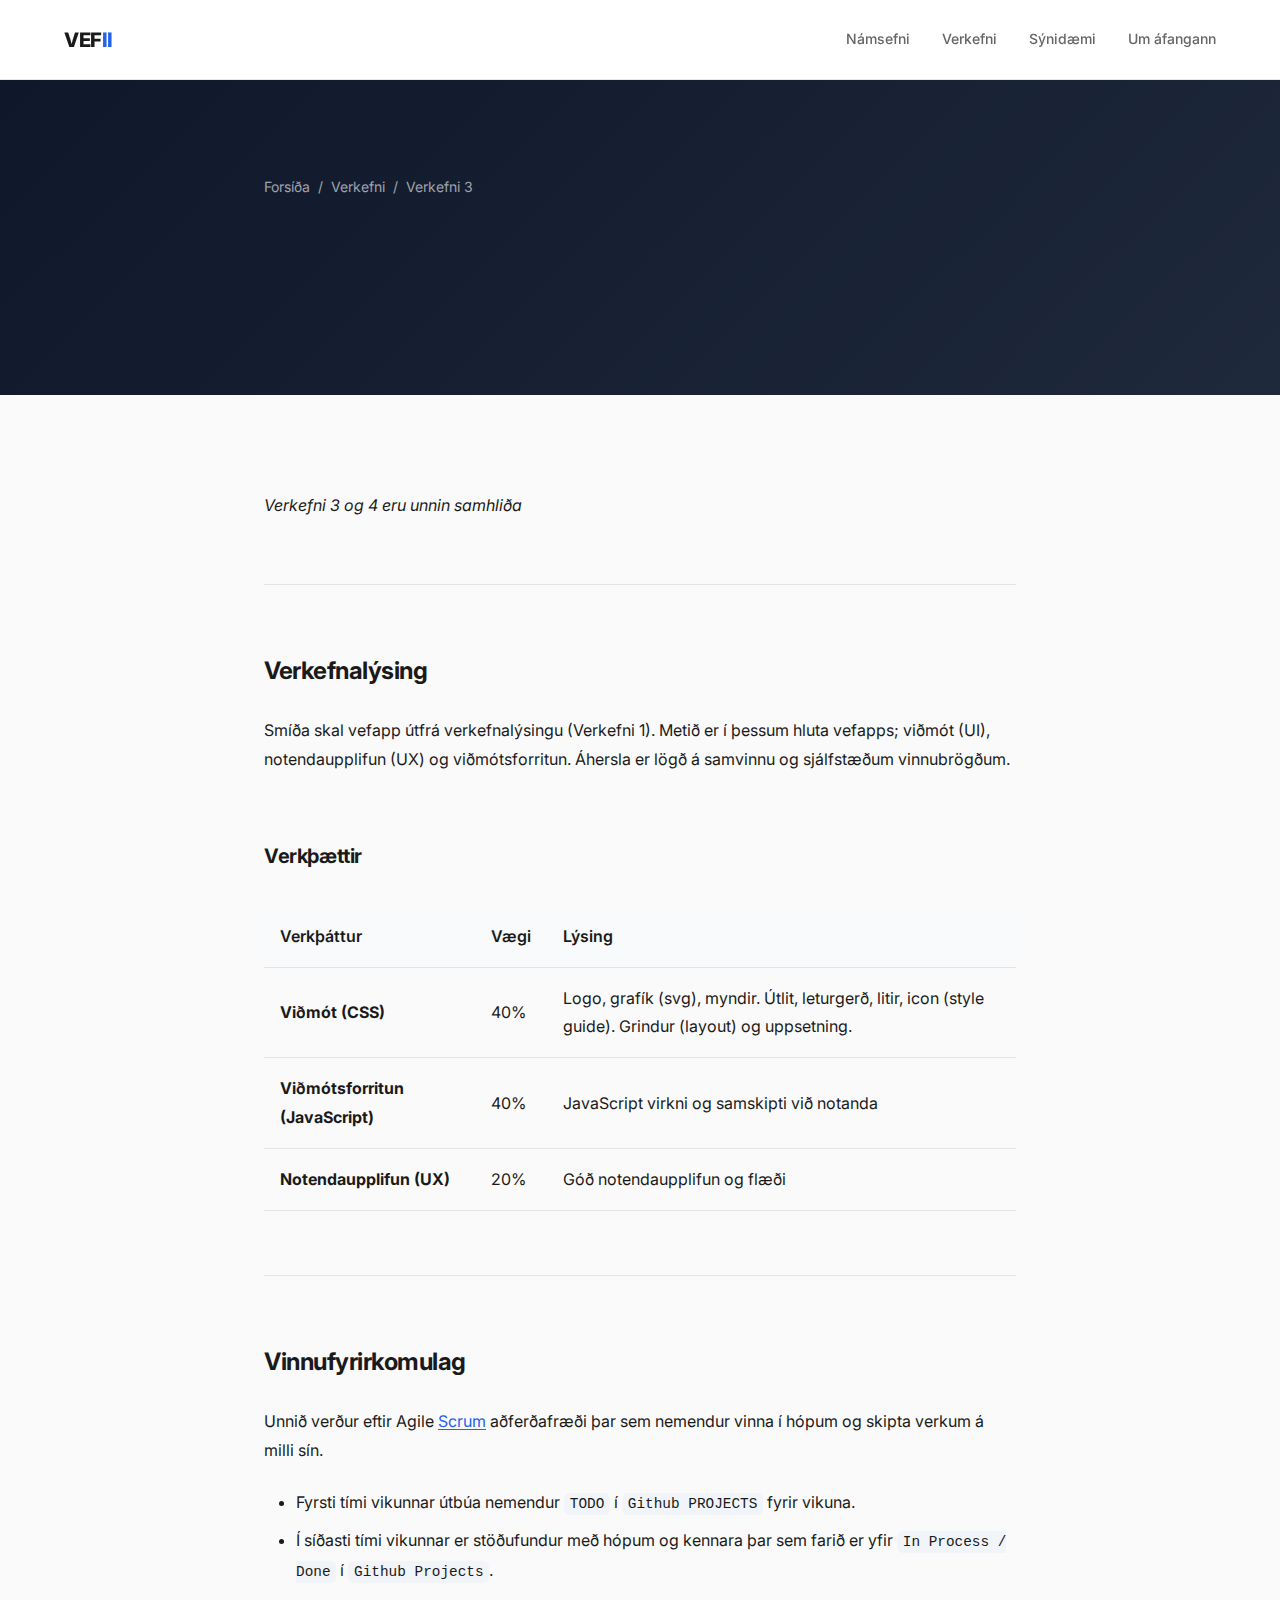
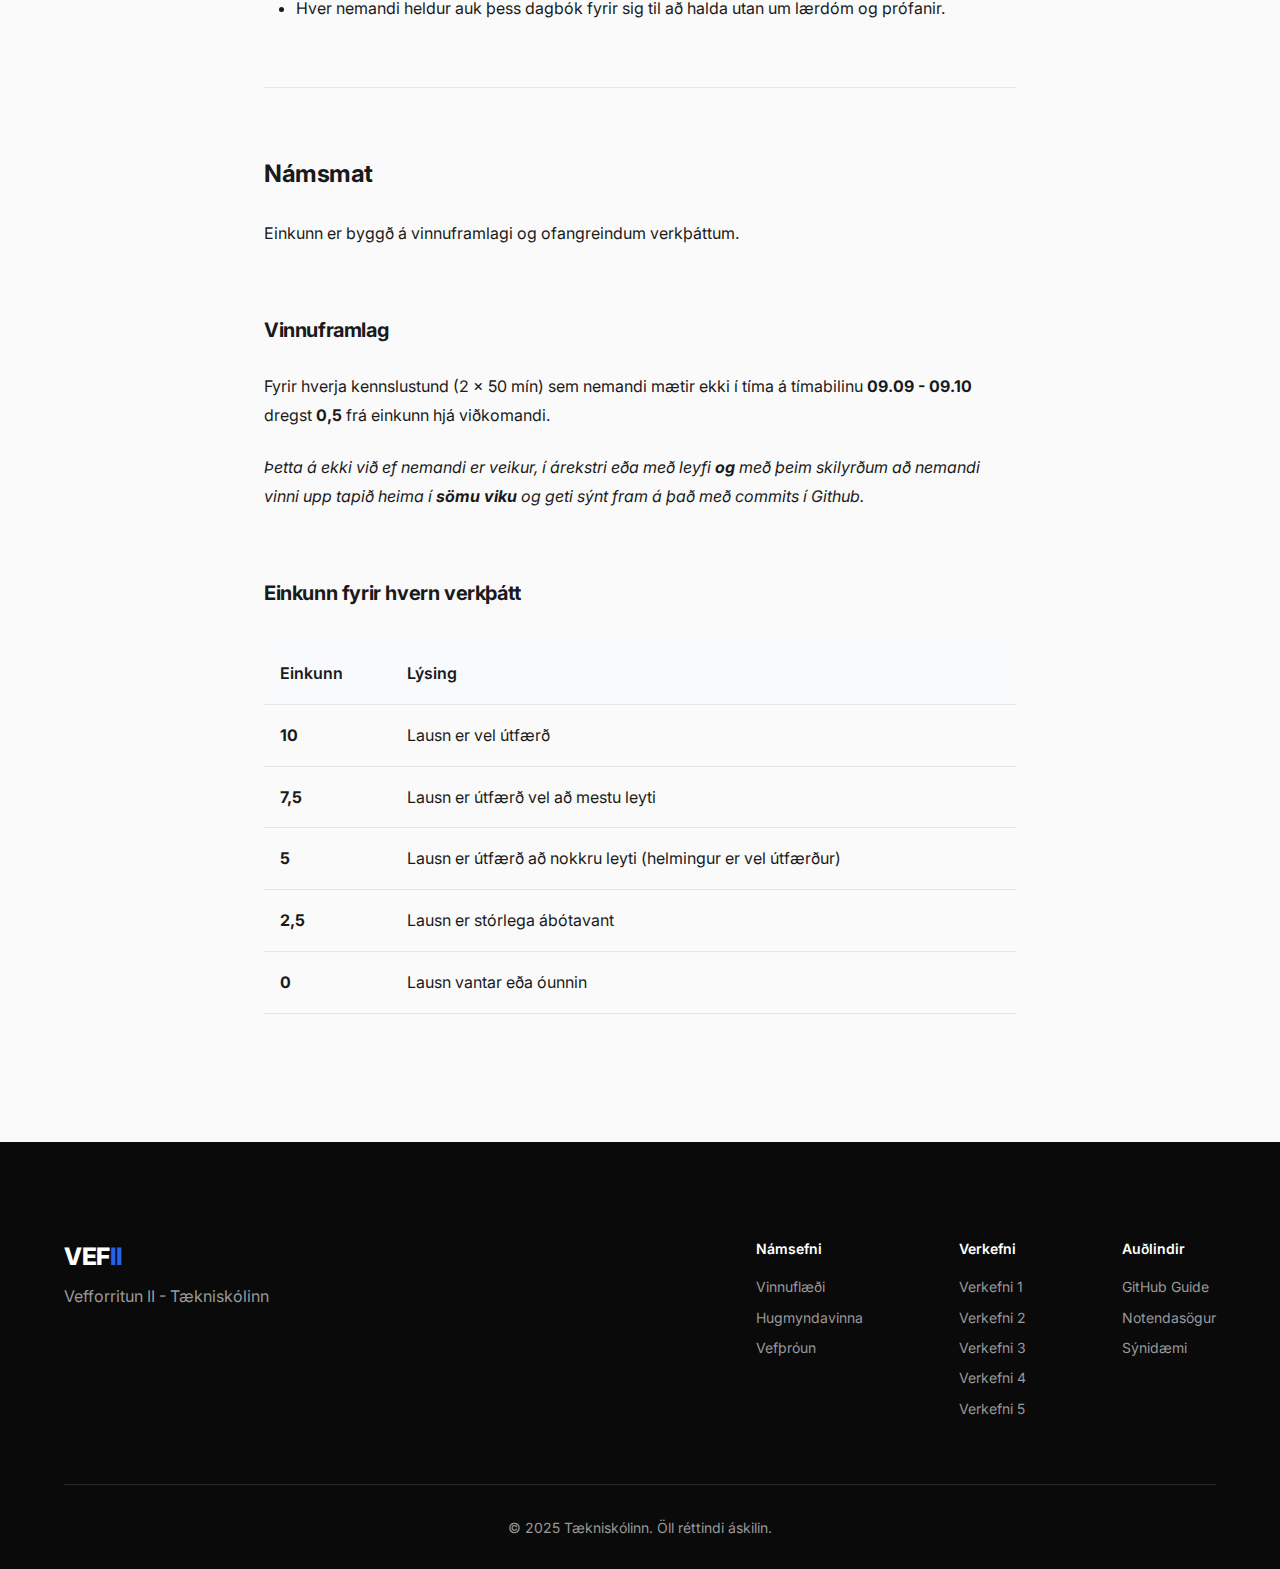
<file: pages/verkefni3.html>
<!DOCTYPE html>
<html lang="is">
<head>
  <meta charset="UTF-8">
  <meta name="viewport" content="width=device-width, initial-scale=1.0">
  <title>Verkefni 3 - Framendi | Vefforritun II</title>
  <link rel="preconnect" href="https://fonts.googleapis.com">
  <link rel="preconnect" href="https://fonts.gstatic.com" crossorigin>
  <link href="https://fonts.googleapis.com/css2?family=Inter:wght@300;400;500;600;700;800&display=swap" rel="stylesheet">
  <link rel="stylesheet" href="../styles.css">
</head>
<body>
  <nav class="nav scrolled" id="nav">
    <div class="nav-container">
      <a href="../index.html" class="nav-logo">
        <span class="logo-text">VEF<span class="logo-accent">II</span></span>
      </a>
      <div class="nav-menu" id="nav-menu">
        <a href="../index.html#nam" class="nav-link">Námsefni</a>
        <a href="../index.html#verkefni" class="nav-link">Verkefni</a>
        <a href="../index.html#synidaemi" class="nav-link">Sýnidæmi</a>
        <a href="about.html" class="nav-link">Um áfangann</a>
      </div>
      <button class="nav-toggle" id="nav-toggle" aria-label="Toggle menu">
        <span class="hamburger"></span>
      </button>
    </div>
  </nav>

  <div class="mobile-menu" id="mobile-menu">
    <div class="mobile-menu-content">
      <a href="../index.html#nam" class="mobile-link">Námsefni</a>
      <a href="../index.html#verkefni" class="mobile-link">Verkefni</a>
      <a href="../index.html#synidaemi" class="mobile-link">Sýnidæmi</a>
      <a href="about.html" class="mobile-link">Um áfangann</a>
    </div>
  </div>

  <main class="page">
    <header class="page-header">
      <div class="container">
        <div class="breadcrumb">
          <a href="../index.html">Forsíða</a>
          <span>/</span>
          <span>Verkefni</span>
          <span>/</span>
          <span>Verkefni 3</span>
        </div>
        <h1 class="page-title animate-fade-up">Verkefni 3</h1>
        <p class="page-subtitle animate-fade-up delay-1">Framendavefþróun - 35% af heildareinkunn</p>
      </div>
    </header>

    <section class="page-content">
      <div class="container">
        <div class="content">
          <p><em>Verkefni 3 og 4 eru unnin samhliða</em></p>

          <hr>

          <h2>Verkefnalýsing</h2>
          <p>Smíða skal vefapp útfrá verkefnalýsingu (Verkefni 1). Metið er í þessum hluta vefapps; viðmót (UI), notendaupplifun (UX) og viðmótsforritun. Áhersla er lögð á samvinnu og sjálfstæðum vinnubrögðum.</p>

          <h3>Verkþættir</h3>
          <table>
            <thead>
              <tr>
                <th>Verkþáttur</th>
                <th>Vægi</th>
                <th>Lýsing</th>
              </tr>
            </thead>
            <tbody>
              <tr>
                <td><strong>Viðmót (CSS)</strong></td>
                <td>40%</td>
                <td>Logo, grafík (svg), myndir. Útlit, leturgerð, litir, icon (style guide). Grindur (layout) og uppsetning.</td>
              </tr>
              <tr>
                <td><strong>Viðmótsforritun (JavaScript)</strong></td>
                <td>40%</td>
                <td>JavaScript virkni og samskipti við notanda</td>
              </tr>
              <tr>
                <td><strong>Notendaupplifun (UX)</strong></td>
                <td>20%</td>
                <td>Góð notendaupplifun og flæði</td>
              </tr>
            </tbody>
          </table>

          <hr>

          <h2>Vinnufyrirkomulag</h2>
          <p>Unnið verður eftir Agile <a href="https://www.scrum.org/learning-series/what-is-scrum/" target="_blank" rel="noopener">Scrum</a> aðferðafræði þar sem nemendur vinna í hópum og skipta verkum á milli sín.</p>

          <ul>
            <li>Fyrsti tími vikunnar útbúa nemendur <code>TODO</code> í <code>Github PROJECTS</code> fyrir vikuna.</li>
            <li>Í síðasti tími vikunnar er stöðufundur með hópum og kennara þar sem farið er yfir <code>In Process / Done</code> í <code>Github Projects</code>.</li>
            <li>Hver nemandi heldur auk þess dagbók fyrir sig til að halda utan um lærdóm og prófanir.</li>
          </ul>

          <hr>

          <h2>Námsmat</h2>
          <p>Einkunn er byggð á vinnuframlagi og ofangreindum verkþáttum.</p>

          <h3>Vinnuframlag</h3>
          <p>Fyrir hverja kennslustund (2 x 50 mín) sem nemandi mætir ekki í tíma á tímabilinu <strong>09.09 - 09.10</strong> dregst <strong>0,5</strong> frá einkunn hjá viðkomandi.</p>
          <p><em>Þetta á ekki við ef nemandi er veikur, í árekstri eða með leyfi <strong>og</strong> með þeim skilyrðum að nemandi vinni upp tapið heima í <strong>sömu viku</strong> og geti sýnt fram á það með commits í Github.</em></p>

          <h3>Einkunn fyrir hvern verkþátt</h3>
          <table>
            <thead>
              <tr>
                <th>Einkunn</th>
                <th>Lýsing</th>
              </tr>
            </thead>
            <tbody>
              <tr><td><strong>10</strong></td><td>Lausn er vel útfærð</td></tr>
              <tr><td><strong>7,5</strong></td><td>Lausn er útfærð vel að mestu leyti</td></tr>
              <tr><td><strong>5</strong></td><td>Lausn er útfærð að nokkru leyti (helmingur er vel útfærður)</td></tr>
              <tr><td><strong>2,5</strong></td><td>Lausn er stórlega ábótavant</td></tr>
              <tr><td><strong>0</strong></td><td>Lausn vantar eða óunnin</td></tr>
            </tbody>
          </table>
        </div>
      </div>
    </section>
  </main>

  <footer class="footer">
    <div class="container">
      <div class="footer-content">
        <div class="footer-brand">
          <span class="logo-text">VEF<span class="logo-accent">II</span></span>
          <p class="footer-tagline">Vefforritun II - Tækniskólinn</p>
        </div>
        <div class="footer-links">
          <div class="footer-col">
            <h4>Námsefni</h4>
            <a href="vinnuflaedi.html">Vinnuflæði</a>
            <a href="hugmyndavinna.html">Hugmyndavinna</a>
            <a href="vefthroun.html">Vefþróun</a>
          </div>
          <div class="footer-col">
            <h4>Verkefni</h4>
            <a href="verkefni1.html">Verkefni 1</a>
            <a href="verkefni2.html">Verkefni 2</a>
            <a href="verkefni3.html">Verkefni 3</a>
            <a href="verkefni4.html">Verkefni 4</a>
            <a href="verkefni5.html">Verkefni 5</a>
          </div>
          <div class="footer-col">
            <h4>Auðlindir</h4>
            <a href="guide.html">GitHub Guide</a>
            <a href="userstories.html">Notendasögur</a>
            <a href="nemendaverkefni.html">Sýnidæmi</a>
          </div>
        </div>
      </div>
      <div class="footer-bottom">
        <p>&copy; 2025 Tækniskólinn. Öll réttindi áskilin.</p>
      </div>
    </div>
  </footer>

  <script src="../script.js"></script>
</body>
</html>
</file>
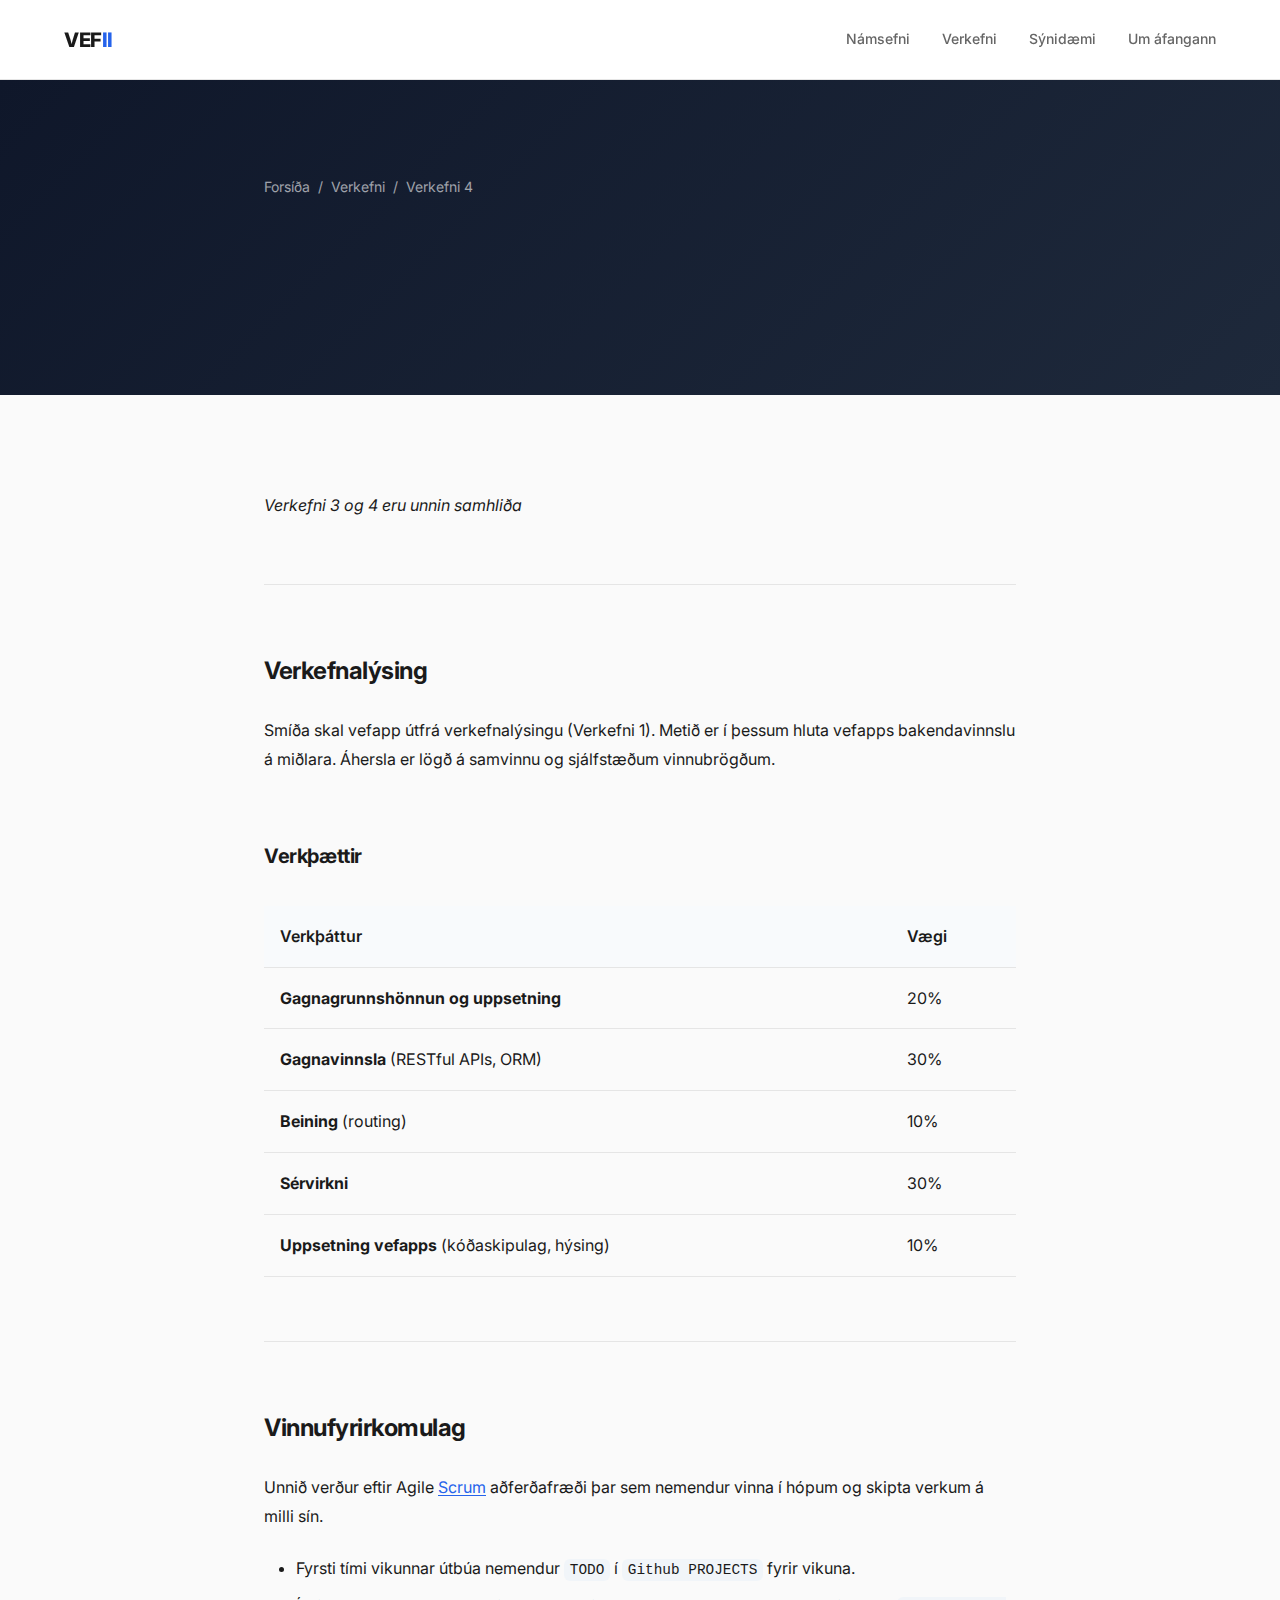
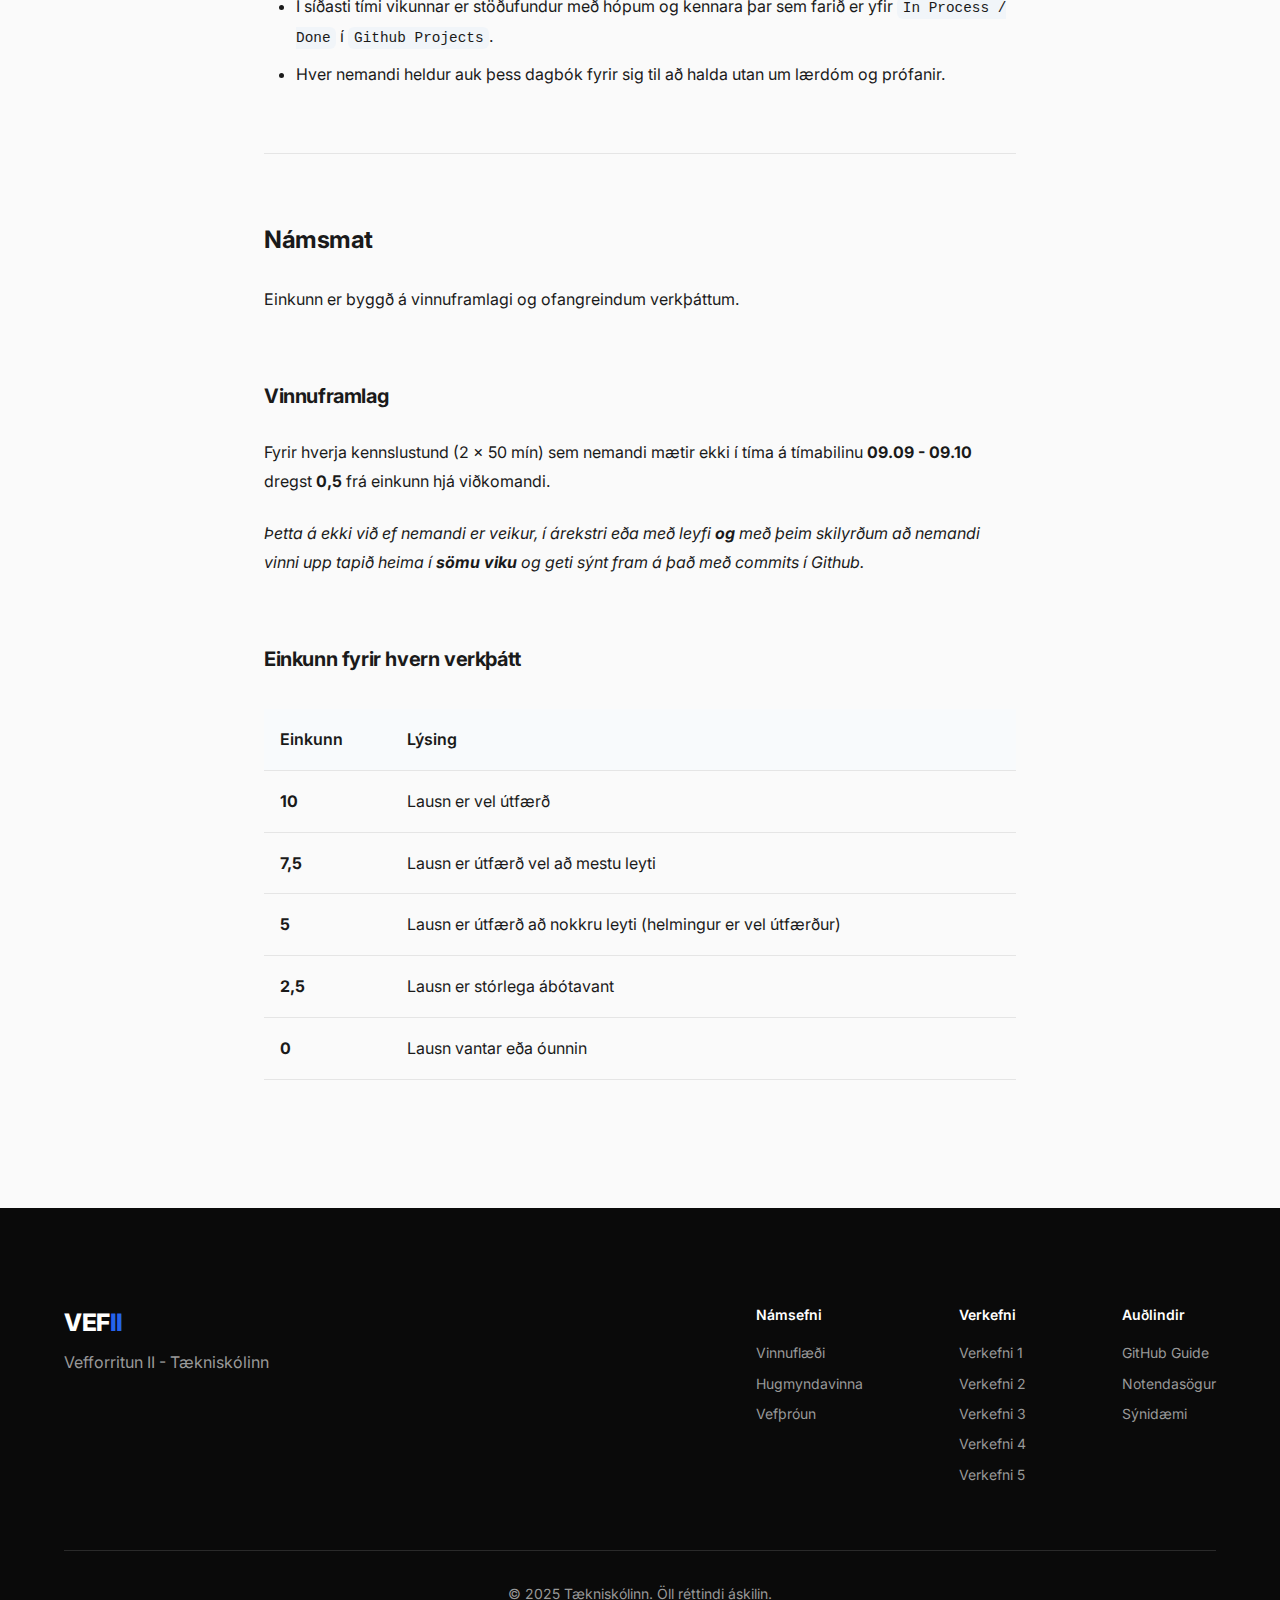
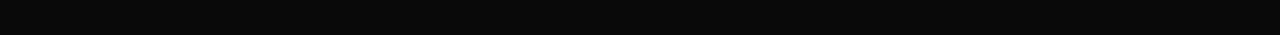
<file: pages/verkefni4.html>
<!DOCTYPE html>
<html lang="is">
<head>
  <meta charset="UTF-8">
  <meta name="viewport" content="width=device-width, initial-scale=1.0">
  <title>Verkefni 4 - Bakendi | Vefforritun II</title>
  <link rel="preconnect" href="https://fonts.googleapis.com">
  <link rel="preconnect" href="https://fonts.gstatic.com" crossorigin>
  <link href="https://fonts.googleapis.com/css2?family=Inter:wght@300;400;500;600;700;800&display=swap" rel="stylesheet">
  <link rel="stylesheet" href="../styles.css">
</head>
<body>
  <nav class="nav scrolled" id="nav">
    <div class="nav-container">
      <a href="../index.html" class="nav-logo">
        <span class="logo-text">VEF<span class="logo-accent">II</span></span>
      </a>
      <div class="nav-menu" id="nav-menu">
        <a href="../index.html#nam" class="nav-link">Námsefni</a>
        <a href="../index.html#verkefni" class="nav-link">Verkefni</a>
        <a href="../index.html#synidaemi" class="nav-link">Sýnidæmi</a>
        <a href="about.html" class="nav-link">Um áfangann</a>
      </div>
      <button class="nav-toggle" id="nav-toggle" aria-label="Toggle menu">
        <span class="hamburger"></span>
      </button>
    </div>
  </nav>

  <div class="mobile-menu" id="mobile-menu">
    <div class="mobile-menu-content">
      <a href="../index.html#nam" class="mobile-link">Námsefni</a>
      <a href="../index.html#verkefni" class="mobile-link">Verkefni</a>
      <a href="../index.html#synidaemi" class="mobile-link">Sýnidæmi</a>
      <a href="about.html" class="mobile-link">Um áfangann</a>
    </div>
  </div>

  <main class="page">
    <header class="page-header">
      <div class="container">
        <div class="breadcrumb">
          <a href="../index.html">Forsíða</a>
          <span>/</span>
          <span>Verkefni</span>
          <span>/</span>
          <span>Verkefni 4</span>
        </div>
        <h1 class="page-title animate-fade-up">Verkefni 4</h1>
        <p class="page-subtitle animate-fade-up delay-1">Bakendavefþróun - 35% af heildareinkunn</p>
      </div>
    </header>

    <section class="page-content">
      <div class="container">
        <div class="content">
          <p><em>Verkefni 3 og 4 eru unnin samhliða</em></p>

          <hr>

          <h2>Verkefnalýsing</h2>
          <p>Smíða skal vefapp útfrá verkefnalýsingu (Verkefni 1). Metið er í þessum hluta vefapps bakendavinnslu á miðlara. Áhersla er lögð á samvinnu og sjálfstæðum vinnubrögðum.</p>

          <h3>Verkþættir</h3>
          <table>
            <thead>
              <tr>
                <th>Verkþáttur</th>
                <th>Vægi</th>
              </tr>
            </thead>
            <tbody>
              <tr>
                <td><strong>Gagnagrunnshönnun og uppsetning</strong></td>
                <td>20%</td>
              </tr>
              <tr>
                <td><strong>Gagnavinnsla</strong> (RESTful APIs, ORM)</td>
                <td>30%</td>
              </tr>
              <tr>
                <td><strong>Beining</strong> (routing)</td>
                <td>10%</td>
              </tr>
              <tr>
                <td><strong>Sérvirkni</strong></td>
                <td>30%</td>
              </tr>
              <tr>
                <td><strong>Uppsetning vefapps</strong> (kóðaskipulag, hýsing)</td>
                <td>10%</td>
              </tr>
            </tbody>
          </table>

          <hr>

          <h2>Vinnufyrirkomulag</h2>
          <p>Unnið verður eftir Agile <a href="https://www.scrum.org/learning-series/what-is-scrum/" target="_blank" rel="noopener">Scrum</a> aðferðafræði þar sem nemendur vinna í hópum og skipta verkum á milli sín.</p>

          <ul>
            <li>Fyrsti tími vikunnar útbúa nemendur <code>TODO</code> í <code>Github PROJECTS</code> fyrir vikuna.</li>
            <li>Í síðasti tími vikunnar er stöðufundur með hópum og kennara þar sem farið er yfir <code>In Process / Done</code> í <code>Github Projects</code>.</li>
            <li>Hver nemandi heldur auk þess dagbók fyrir sig til að halda utan um lærdóm og prófanir.</li>
          </ul>

          <hr>

          <h2>Námsmat</h2>
          <p>Einkunn er byggð á vinnuframlagi og ofangreindum verkþáttum.</p>

          <h3>Vinnuframlag</h3>
          <p>Fyrir hverja kennslustund (2 x 50 mín) sem nemandi mætir ekki í tíma á tímabilinu <strong>09.09 - 09.10</strong> dregst <strong>0,5</strong> frá einkunn hjá viðkomandi.</p>
          <p><em>Þetta á ekki við ef nemandi er veikur, í árekstri eða með leyfi <strong>og</strong> með þeim skilyrðum að nemandi vinni upp tapið heima í <strong>sömu viku</strong> og geti sýnt fram á það með commits í Github.</em></p>

          <h3>Einkunn fyrir hvern verkþátt</h3>
          <table>
            <thead>
              <tr>
                <th>Einkunn</th>
                <th>Lýsing</th>
              </tr>
            </thead>
            <tbody>
              <tr><td><strong>10</strong></td><td>Lausn er vel útfærð</td></tr>
              <tr><td><strong>7,5</strong></td><td>Lausn er útfærð vel að mestu leyti</td></tr>
              <tr><td><strong>5</strong></td><td>Lausn er útfærð að nokkru leyti (helmingur er vel útfærður)</td></tr>
              <tr><td><strong>2,5</strong></td><td>Lausn er stórlega ábótavant</td></tr>
              <tr><td><strong>0</strong></td><td>Lausn vantar eða óunnin</td></tr>
            </tbody>
          </table>
        </div>
      </div>
    </section>
  </main>

  <footer class="footer">
    <div class="container">
      <div class="footer-content">
        <div class="footer-brand">
          <span class="logo-text">VEF<span class="logo-accent">II</span></span>
          <p class="footer-tagline">Vefforritun II - Tækniskólinn</p>
        </div>
        <div class="footer-links">
          <div class="footer-col">
            <h4>Námsefni</h4>
            <a href="vinnuflaedi.html">Vinnuflæði</a>
            <a href="hugmyndavinna.html">Hugmyndavinna</a>
            <a href="vefthroun.html">Vefþróun</a>
          </div>
          <div class="footer-col">
            <h4>Verkefni</h4>
            <a href="verkefni1.html">Verkefni 1</a>
            <a href="verkefni2.html">Verkefni 2</a>
            <a href="verkefni3.html">Verkefni 3</a>
            <a href="verkefni4.html">Verkefni 4</a>
            <a href="verkefni5.html">Verkefni 5</a>
          </div>
          <div class="footer-col">
            <h4>Auðlindir</h4>
            <a href="guide.html">GitHub Guide</a>
            <a href="userstories.html">Notendasögur</a>
            <a href="nemendaverkefni.html">Sýnidæmi</a>
          </div>
        </div>
      </div>
      <div class="footer-bottom">
        <p>&copy; 2025 Tækniskólinn. Öll réttindi áskilin.</p>
      </div>
    </div>
  </footer>

  <script src="../script.js"></script>
</body>
</html>
</file>
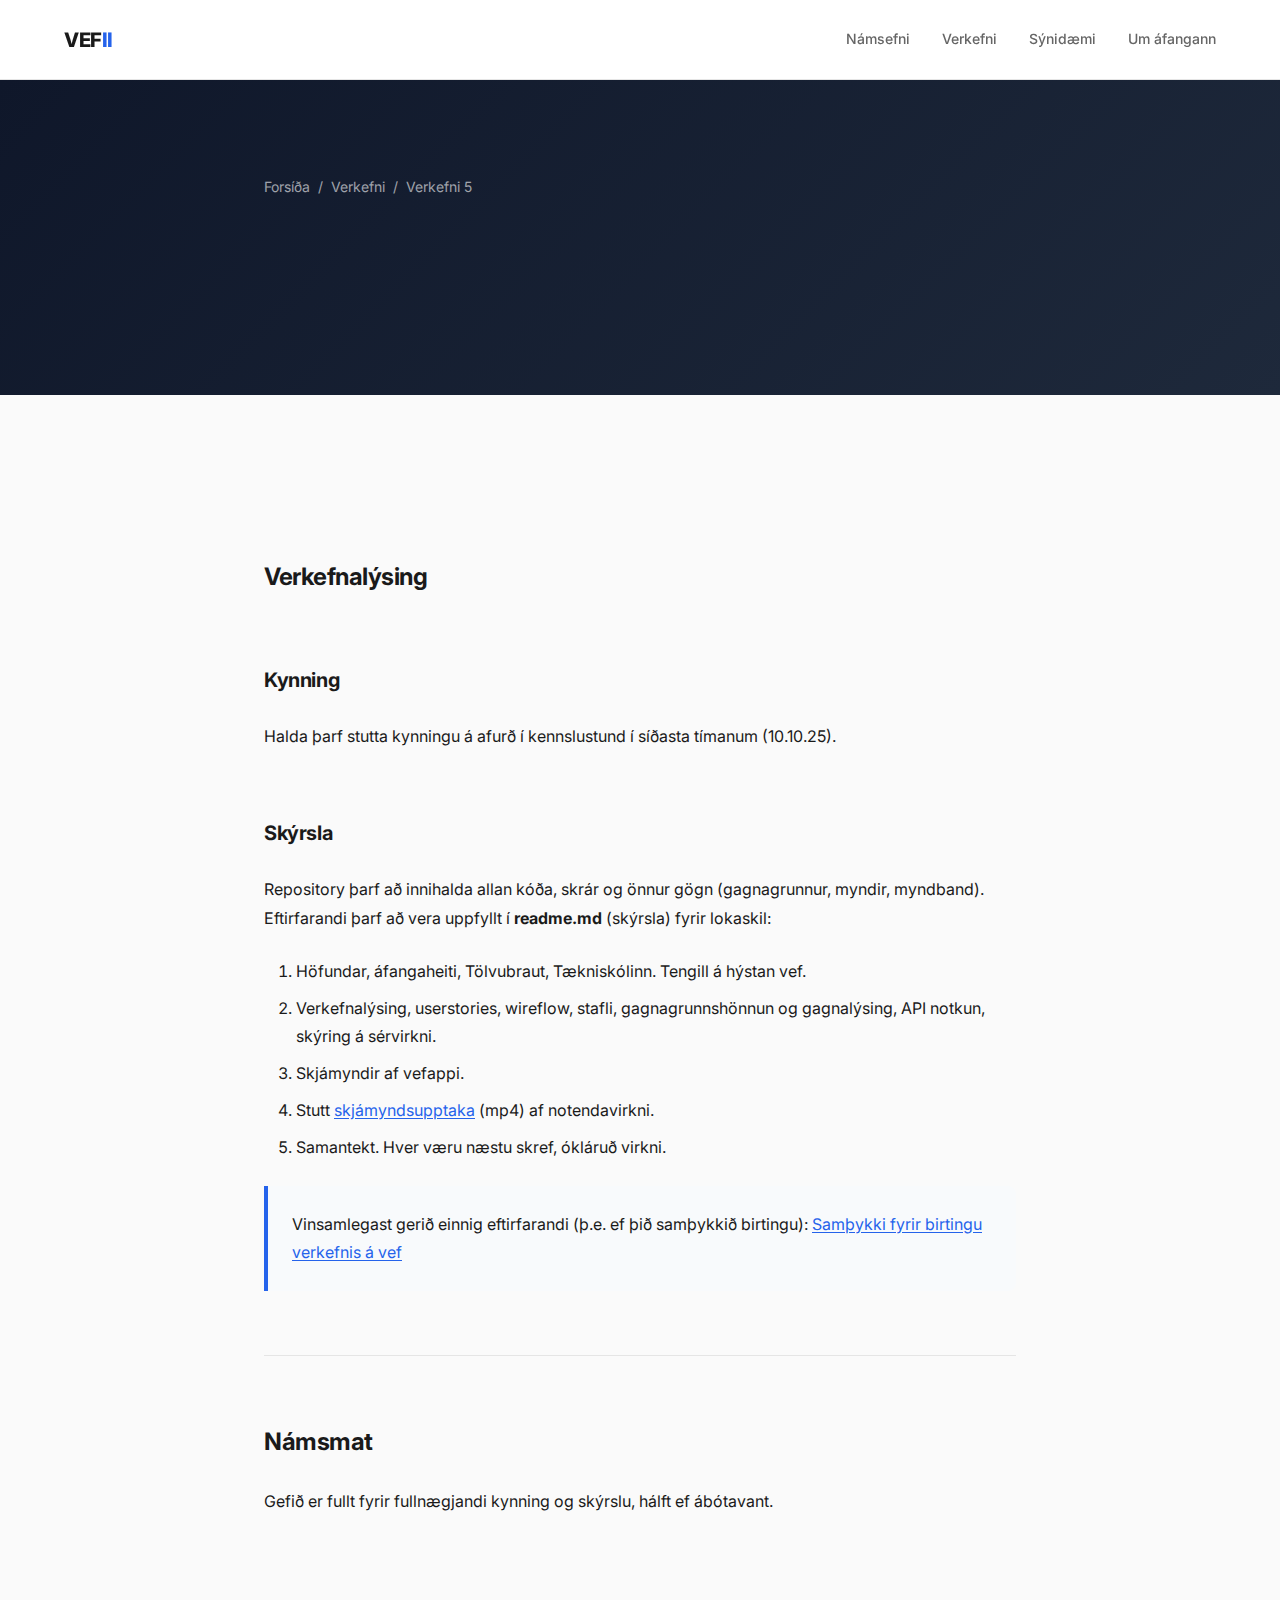
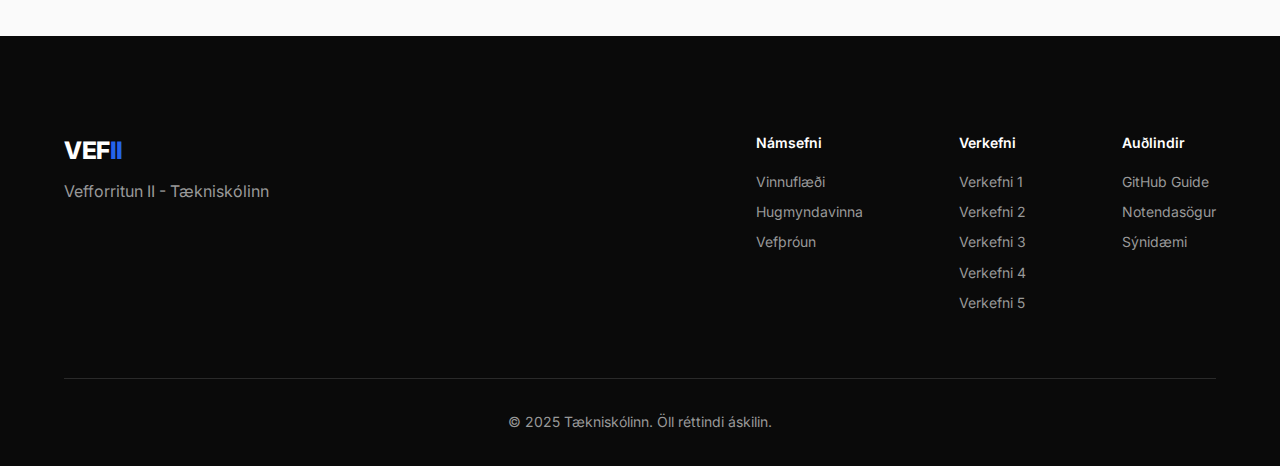
<file: pages/verkefni5.html>
<!DOCTYPE html>
<html lang="is">
<head>
  <meta charset="UTF-8">
  <meta name="viewport" content="width=device-width, initial-scale=1.0">
  <title>Verkefni 5 - Kynning | Vefforritun II</title>
  <link rel="preconnect" href="https://fonts.googleapis.com">
  <link rel="preconnect" href="https://fonts.gstatic.com" crossorigin>
  <link href="https://fonts.googleapis.com/css2?family=Inter:wght@300;400;500;600;700;800&display=swap" rel="stylesheet">
  <link rel="stylesheet" href="../styles.css">
</head>
<body>
  <nav class="nav scrolled" id="nav">
    <div class="nav-container">
      <a href="../index.html" class="nav-logo">
        <span class="logo-text">VEF<span class="logo-accent">II</span></span>
      </a>
      <div class="nav-menu" id="nav-menu">
        <a href="../index.html#nam" class="nav-link">Námsefni</a>
        <a href="../index.html#verkefni" class="nav-link">Verkefni</a>
        <a href="../index.html#synidaemi" class="nav-link">Sýnidæmi</a>
        <a href="about.html" class="nav-link">Um áfangann</a>
      </div>
      <button class="nav-toggle" id="nav-toggle" aria-label="Toggle menu">
        <span class="hamburger"></span>
      </button>
    </div>
  </nav>

  <div class="mobile-menu" id="mobile-menu">
    <div class="mobile-menu-content">
      <a href="../index.html#nam" class="mobile-link">Námsefni</a>
      <a href="../index.html#verkefni" class="mobile-link">Verkefni</a>
      <a href="../index.html#synidaemi" class="mobile-link">Sýnidæmi</a>
      <a href="about.html" class="mobile-link">Um áfangann</a>
    </div>
  </div>

  <main class="page">
    <header class="page-header">
      <div class="container">
        <div class="breadcrumb">
          <a href="../index.html">Forsíða</a>
          <span>/</span>
          <span>Verkefni</span>
          <span>/</span>
          <span>Verkefni 5</span>
        </div>
        <h1 class="page-title animate-fade-up">Verkefni 5</h1>
        <p class="page-subtitle animate-fade-up delay-1">Kynning & Skýrsla - 5% af heildareinkunn</p>
      </div>
    </header>

    <section class="page-content">
      <div class="container">
        <div class="content">
          <h2>Verkefnalýsing</h2>

          <h3>Kynning</h3>
          <p>Halda þarf stutta kynningu á afurð í kennslustund í síðasta tímanum (10.10.25).</p>

          <h3>Skýrsla</h3>
          <p>Repository þarf að innihalda allan kóða, skrár og önnur gögn (gagnagrunnur, myndir, myndband). Eftirfarandi þarf að vera uppfyllt í <strong>readme.md</strong> (skýrsla) fyrir lokaskil:</p>

          <ol>
            <li>Höfundar, áfangaheiti, Tölvubraut, Tækniskólinn. Tengill á hýstan vef.</li>
            <li>Verkefnalýsing, userstories, wireflow, stafli, gagnagrunnshönnun og gagnalýsing, API notkun, skýring á sérvirkni.</li>
            <li>Skjámyndir af vefappi.</li>
            <li>Stutt <a href="https://screenpal.com/" target="_blank" rel="noopener">skjámyndsupptaka</a> (mp4) af notendavirkni.</li>
            <li>Samantekt. Hver væru næstu skref, ókláruð virkni.</li>
          </ol>

          <blockquote>
            <p>Vinsamlegast gerið einnig eftirfarandi (þ.e. ef þið samþykkið birtingu): <a href="samthykki.html">Samþykki fyrir birtingu verkefnis á vef</a></p>
          </blockquote>

          <hr>

          <h2>Námsmat</h2>
          <p>Gefið er fullt fyrir fullnægjandi kynning og skýrslu, hálft ef ábótavant.</p>
        </div>
      </div>
    </section>
  </main>

  <footer class="footer">
    <div class="container">
      <div class="footer-content">
        <div class="footer-brand">
          <span class="logo-text">VEF<span class="logo-accent">II</span></span>
          <p class="footer-tagline">Vefforritun II - Tækniskólinn</p>
        </div>
        <div class="footer-links">
          <div class="footer-col">
            <h4>Námsefni</h4>
            <a href="vinnuflaedi.html">Vinnuflæði</a>
            <a href="hugmyndavinna.html">Hugmyndavinna</a>
            <a href="vefthroun.html">Vefþróun</a>
          </div>
          <div class="footer-col">
            <h4>Verkefni</h4>
            <a href="verkefni1.html">Verkefni 1</a>
            <a href="verkefni2.html">Verkefni 2</a>
            <a href="verkefni3.html">Verkefni 3</a>
            <a href="verkefni4.html">Verkefni 4</a>
            <a href="verkefni5.html">Verkefni 5</a>
          </div>
          <div class="footer-col">
            <h4>Auðlindir</h4>
            <a href="guide.html">GitHub Guide</a>
            <a href="userstories.html">Notendasögur</a>
            <a href="nemendaverkefni.html">Sýnidæmi</a>
          </div>
        </div>
      </div>
      <div class="footer-bottom">
        <p>&copy; 2025 Tækniskólinn. Öll réttindi áskilin.</p>
      </div>
    </div>
  </footer>

  <script src="../script.js"></script>
</body>
</html>
</file>
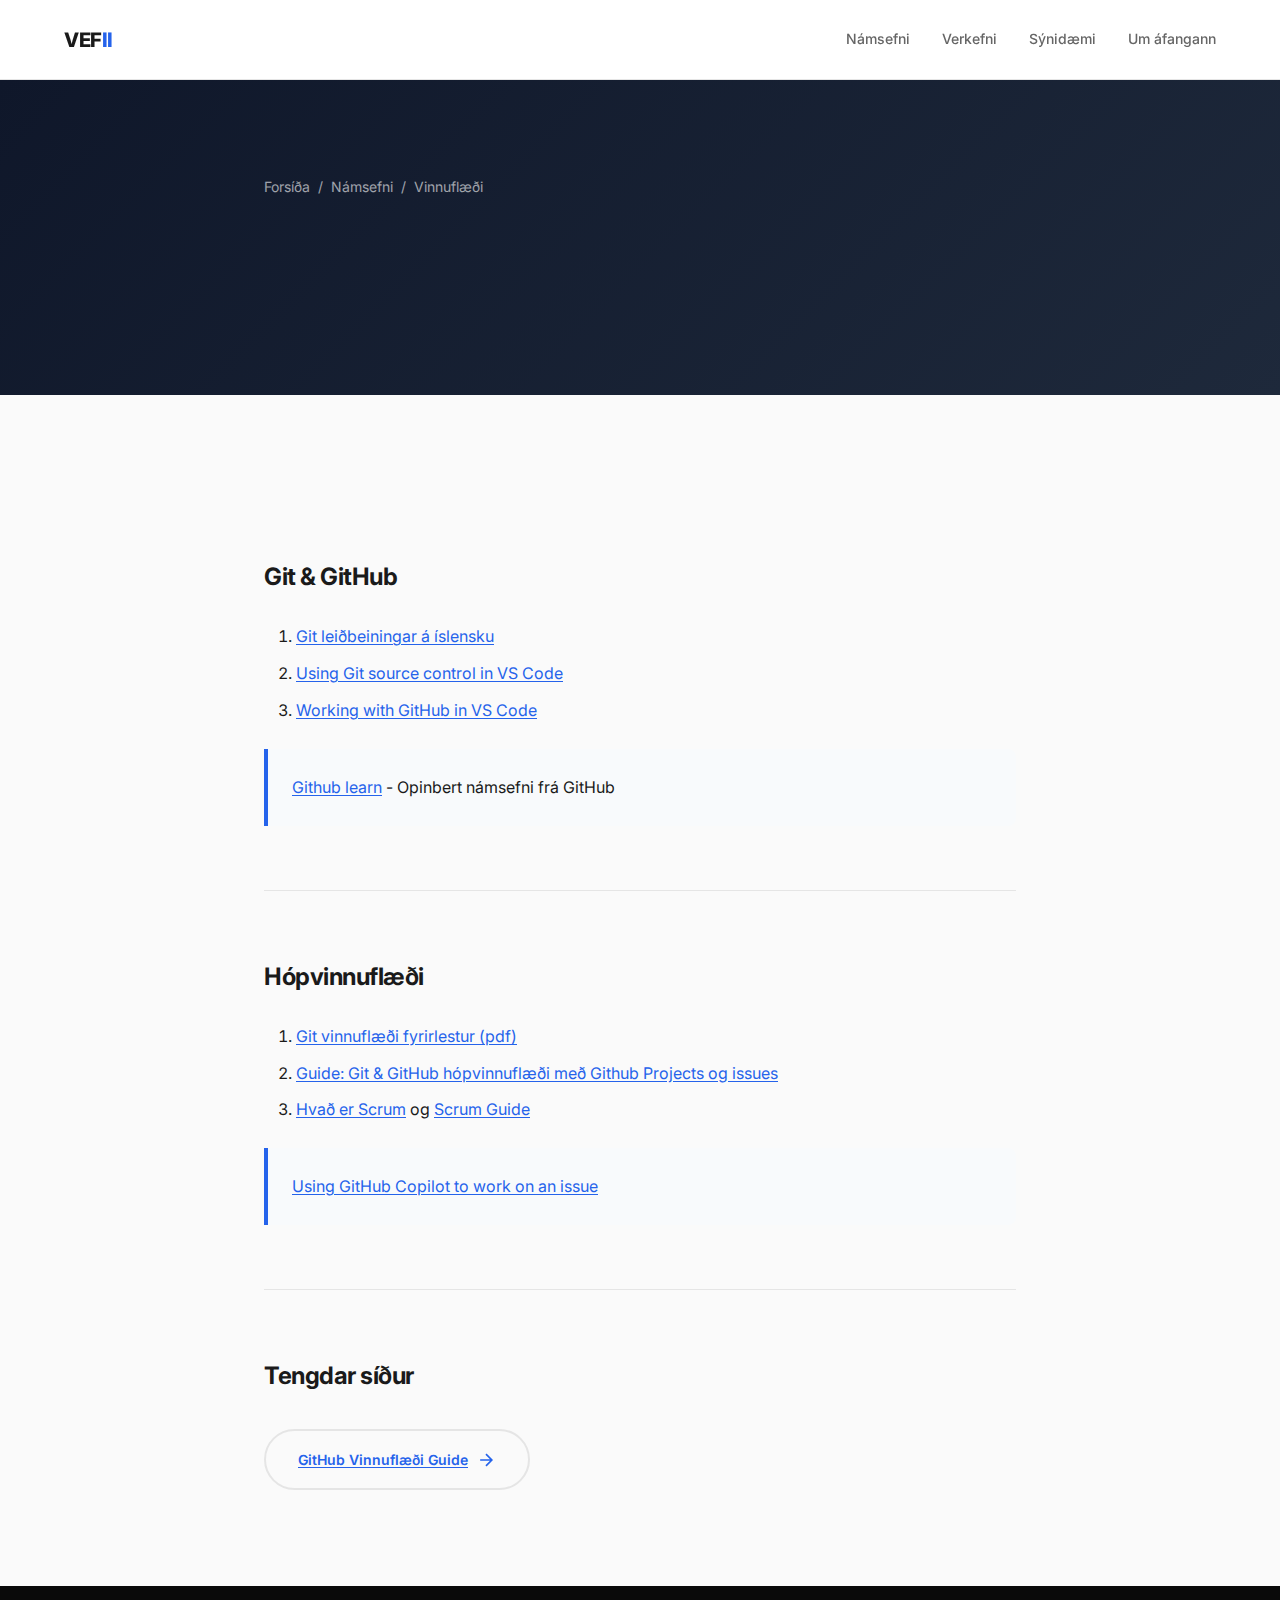
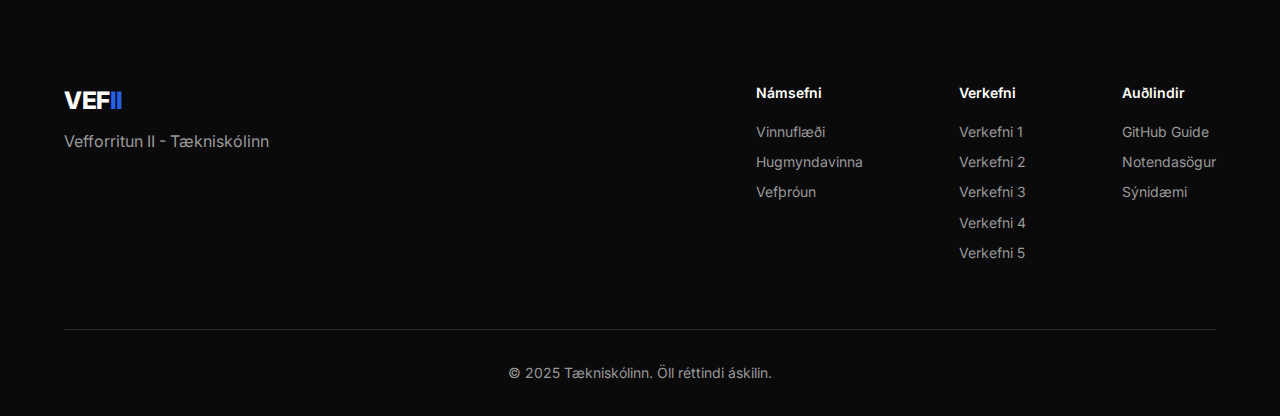
<file: pages/vinnuflaedi.html>
<!DOCTYPE html>
<html lang="is">
<head>
  <meta charset="UTF-8">
  <meta name="viewport" content="width=device-width, initial-scale=1.0">
  <title>Vinnuflæði | Vefforritun II</title>
  <link rel="preconnect" href="https://fonts.googleapis.com">
  <link rel="preconnect" href="https://fonts.gstatic.com" crossorigin>
  <link href="https://fonts.googleapis.com/css2?family=Inter:wght@300;400;500;600;700;800&display=swap" rel="stylesheet">
  <link rel="stylesheet" href="../styles.css">
</head>
<body>
  <!-- Navigation -->
  <nav class="nav scrolled" id="nav">
    <div class="nav-container">
      <a href="../index.html" class="nav-logo">
        <span class="logo-text">VEF<span class="logo-accent">II</span></span>
      </a>
      <div class="nav-menu" id="nav-menu">
        <a href="../index.html#nam" class="nav-link">Námsefni</a>
        <a href="../index.html#verkefni" class="nav-link">Verkefni</a>
        <a href="../index.html#synidaemi" class="nav-link">Sýnidæmi</a>
        <a href="about.html" class="nav-link">Um áfangann</a>
      </div>
      <button class="nav-toggle" id="nav-toggle" aria-label="Toggle menu">
        <span class="hamburger"></span>
      </button>
    </div>
  </nav>

  <!-- Mobile Menu -->
  <div class="mobile-menu" id="mobile-menu">
    <div class="mobile-menu-content">
      <a href="../index.html#nam" class="mobile-link">Námsefni</a>
      <a href="../index.html#verkefni" class="mobile-link">Verkefni</a>
      <a href="../index.html#synidaemi" class="mobile-link">Sýnidæmi</a>
      <a href="about.html" class="mobile-link">Um áfangann</a>
    </div>
  </div>

  <main class="page">
    <header class="page-header">
      <div class="container">
        <div class="breadcrumb">
          <a href="../index.html">Forsíða</a>
          <span>/</span>
          <span>Námsefni</span>
          <span>/</span>
          <span>Vinnuflæði</span>
        </div>
        <h1 class="page-title animate-fade-up">Vinnuflæði</h1>
        <p class="page-subtitle animate-fade-up delay-1">Git, GitHub og samvinna í hópum með Scrum aðferðum</p>
      </div>
    </header>

    <section class="page-content">
      <div class="container">
        <div class="content">
          <h2>Git & GitHub</h2>
          <ol>
            <li><a href="https://github.com/gaui/git" target="_blank" rel="noopener">Git leiðbeiningar á íslensku</a></li>
            <li><a href="https://code.visualstudio.com/docs/editor/versioncontrol" target="_blank" rel="noopener">Using Git source control in VS Code</a></li>
            <li><a href="https://code.visualstudio.com/docs/editor/github" target="_blank" rel="noopener">Working with GitHub in VS Code</a></li>
          </ol>

          <blockquote>
            <p><a href="https://learn.github.com/" target="_blank" rel="noopener">Github learn</a> - Opinbert námsefni frá GitHub</p>
          </blockquote>

          <hr>

          <h2>Hópvinnuflæði</h2>
          <ol>
            <li><a href="https://github.com/GunnarThorunnarson/VEFTHROUN/blob/master/gogn/Git_fyrirlestur.pdf" target="_blank" rel="noopener">Git vinnuflæði fyrirlestur (pdf)</a></li>
            <li><a href="https://github.com/GunnarThorunnarson/CodeVoyagers/tree/develop/Guides/Workflow%20Long" target="_blank" rel="noopener">Guide: Git & GitHub hópvinnuflæði með Github Projects og issues</a></li>
            <li><a href="https://www.scrum.org/resources/what-is-scrum" target="_blank" rel="noopener">Hvað er Scrum</a> og <a href="https://www.scrumguides.org/scrum-guide.html" target="_blank" rel="noopener">Scrum Guide</a></li>
          </ol>

          <blockquote>
            <p><a href="https://docs.github.com/en/copilot/how-tos/use-copilot-agents/coding-agent/assign-copilot-to-an-issue" target="_blank" rel="noopener">Using GitHub Copilot to work on an issue</a></p>
          </blockquote>

          <hr>

          <h2>Tengdar síður</h2>
          <div class="related-links">
            <a href="guide.html" class="btn btn-outline">
              <span>GitHub Vinnuflæði Guide</span>
              <svg width="20" height="20" viewBox="0 0 24 24" fill="none" stroke="currentColor" stroke-width="2">
                <path d="M5 12h14M12 5l7 7-7 7"/>
              </svg>
            </a>
          </div>
        </div>
      </div>
    </section>
  </main>

  <!-- Footer -->
  <footer class="footer">
    <div class="container">
      <div class="footer-content">
        <div class="footer-brand">
          <span class="logo-text">VEF<span class="logo-accent">II</span></span>
          <p class="footer-tagline">Vefforritun II - Tækniskólinn</p>
        </div>
        <div class="footer-links">
          <div class="footer-col">
            <h4>Námsefni</h4>
            <a href="vinnuflaedi.html">Vinnuflæði</a>
            <a href="hugmyndavinna.html">Hugmyndavinna</a>
            <a href="vefthroun.html">Vefþróun</a>
          </div>
          <div class="footer-col">
            <h4>Verkefni</h4>
            <a href="verkefni1.html">Verkefni 1</a>
            <a href="verkefni2.html">Verkefni 2</a>
            <a href="verkefni3.html">Verkefni 3</a>
            <a href="verkefni4.html">Verkefni 4</a>
            <a href="verkefni5.html">Verkefni 5</a>
          </div>
          <div class="footer-col">
            <h4>Auðlindir</h4>
            <a href="guide.html">GitHub Guide</a>
            <a href="userstories.html">Notendasögur</a>
            <a href="nemendaverkefni.html">Sýnidæmi</a>
          </div>
        </div>
      </div>
      <div class="footer-bottom">
        <p>&copy; 2025 Tækniskólinn. Öll réttindi áskilin.</p>
      </div>
    </div>
  </footer>

  <script src="../script.js"></script>
</body>
</html>
</file>
<file: styles.css>
/* ========================================
   Vefforritun II - Modern Website Styles
   ======================================== */

/* CSS Variables */
:root {
  /* Colors */
  --color-bg: #fafafa;
  --color-bg-dark: #0a0a0a;
  --color-bg-accent: #111111;
  --color-text: #1a1a1a;
  --color-text-light: #ffffff;
  --color-text-muted: #666666;
  --color-text-muted-light: #999999;
  --color-primary: #2563eb;
  --color-primary-dark: #1d4ed8;
  --color-accent: #f97316;
  --color-border: #e5e5e5;
  --color-border-dark: #2a2a2a;

  /* Typography */
  --font-family: 'Inter', -apple-system, BlinkMacSystemFont, 'Segoe UI', sans-serif;
  --font-size-xs: 0.75rem;
  --font-size-sm: 0.875rem;
  --font-size-base: 1rem;
  --font-size-lg: 1.125rem;
  --font-size-xl: 1.25rem;
  --font-size-2xl: 1.5rem;
  --font-size-3xl: 2rem;
  --font-size-4xl: 2.5rem;
  --font-size-5xl: 3.5rem;
  --font-size-6xl: 4.5rem;
  --font-size-hero: clamp(3rem, 10vw, 8rem);

  /* Spacing */
  --spacing-xs: 0.25rem;
  --spacing-sm: 0.5rem;
  --spacing-md: 1rem;
  --spacing-lg: 1.5rem;
  --spacing-xl: 2rem;
  --spacing-2xl: 3rem;
  --spacing-3xl: 4rem;
  --spacing-4xl: 6rem;
  --spacing-5xl: 8rem;

  /* Layout */
  --container-max: 1200px;
  --container-padding: 1.5rem;
  --nav-height: 80px;

  /* Effects */
  --transition-fast: 0.15s ease;
  --transition-base: 0.3s ease;
  --transition-slow: 0.5s ease;
  --transition-slower: 0.7s cubic-bezier(0.4, 0, 0.2, 1);
  --shadow-sm: 0 1px 2px rgba(0, 0, 0, 0.05);
  --shadow-md: 0 4px 6px -1px rgba(0, 0, 0, 0.1);
  --shadow-lg: 0 10px 15px -3px rgba(0, 0, 0, 0.1);
  --shadow-xl: 0 20px 25px -5px rgba(0, 0, 0, 0.1);
  --radius-sm: 0.375rem;
  --radius-md: 0.5rem;
  --radius-lg: 0.75rem;
  --radius-xl: 1rem;
  --radius-full: 9999px;
}

/* Reset */
*, *::before, *::after {
  box-sizing: border-box;
  margin: 0;
  padding: 0;
}

html {
  scroll-behavior: smooth;
  -webkit-font-smoothing: antialiased;
  -moz-osx-font-smoothing: grayscale;
}

body {
  font-family: var(--font-family);
  font-size: var(--font-size-base);
  line-height: 1.6;
  color: var(--color-text);
  background-color: var(--color-bg);
  overflow-x: hidden;
}

a {
  text-decoration: none;
  color: inherit;
}

img {
  max-width: 100%;
  height: auto;
}

button {
  font-family: inherit;
  cursor: pointer;
  border: none;
  background: none;
}

/* Container */
.container {
  max-width: var(--container-max);
  margin: 0 auto;
  padding: 0 var(--container-padding);
}

/* ========================================
   Navigation
   ======================================== */
.nav {
  position: fixed;
  top: 0;
  left: 0;
  right: 0;
  height: var(--nav-height);
  z-index: 1000;
  transition: var(--transition-base);
}

.nav.scrolled {
  background: rgba(255, 255, 255, 0.9);
  backdrop-filter: blur(20px);
  -webkit-backdrop-filter: blur(20px);
  border-bottom: 1px solid var(--color-border);
}

.nav-container {
  max-width: var(--container-max);
  margin: 0 auto;
  padding: 0 var(--container-padding);
  height: 100%;
  display: flex;
  align-items: center;
  justify-content: space-between;
}

.nav-logo {
  z-index: 1001;
}

.logo-text {
  font-size: var(--font-size-xl);
  font-weight: 800;
  letter-spacing: -0.02em;
  color: var(--color-text);
  transition: var(--transition-base);
}

.nav:not(.scrolled) .logo-text {
  color: var(--color-text-light);
}

.logo-accent {
  color: var(--color-primary);
}

.nav-menu {
  display: flex;
  align-items: center;
  gap: var(--spacing-xl);
}

.nav-link {
  font-size: var(--font-size-sm);
  font-weight: 500;
  color: var(--color-text-muted);
  transition: var(--transition-base);
  position: relative;
}

.nav:not(.scrolled) .nav-link {
  color: rgba(255, 255, 255, 0.8);
}

.nav-link::after {
  content: '';
  position: absolute;
  bottom: -4px;
  left: 0;
  width: 0;
  height: 2px;
  background: var(--color-primary);
  transition: var(--transition-base);
}

.nav-link:hover {
  color: var(--color-text);
}

.nav:not(.scrolled) .nav-link:hover {
  color: var(--color-text-light);
}

.nav-link:hover::after {
  width: 100%;
}

.nav-toggle {
  display: none;
  width: 40px;
  height: 40px;
  align-items: center;
  justify-content: center;
  z-index: 1001;
}

.hamburger {
  width: 24px;
  height: 2px;
  background: var(--color-text);
  position: relative;
  transition: var(--transition-base);
}

.nav:not(.scrolled) .hamburger {
  background: var(--color-text-light);
}

.hamburger::before,
.hamburger::after {
  content: '';
  position: absolute;
  width: 24px;
  height: 2px;
  background: inherit;
  transition: var(--transition-base);
}

.hamburger::before {
  top: -8px;
}

.hamburger::after {
  bottom: -8px;
}

.nav-toggle.active .hamburger {
  background: transparent;
}

.nav-toggle.active .hamburger::before {
  top: 0;
  transform: rotate(45deg);
  background: var(--color-text);
}

.nav-toggle.active .hamburger::after {
  bottom: 0;
  transform: rotate(-45deg);
  background: var(--color-text);
}

/* Mobile Menu */
.mobile-menu {
  position: fixed;
  top: 0;
  left: 0;
  right: 0;
  bottom: 0;
  background: var(--color-bg);
  z-index: 999;
  display: flex;
  align-items: center;
  justify-content: center;
  opacity: 0;
  visibility: hidden;
  transition: var(--transition-slow);
}

.mobile-menu.active {
  opacity: 1;
  visibility: visible;
}

.mobile-menu-content {
  display: flex;
  flex-direction: column;
  align-items: center;
  gap: var(--spacing-xl);
}

.mobile-link {
  font-size: var(--font-size-3xl);
  font-weight: 600;
  color: var(--color-text);
  opacity: 0;
  transform: translateY(20px);
  transition: var(--transition-slow);
}

.mobile-menu.active .mobile-link {
  opacity: 1;
  transform: translateY(0);
}

.mobile-menu.active .mobile-link:nth-child(1) { transition-delay: 0.1s; }
.mobile-menu.active .mobile-link:nth-child(2) { transition-delay: 0.15s; }
.mobile-menu.active .mobile-link:nth-child(3) { transition-delay: 0.2s; }
.mobile-menu.active .mobile-link:nth-child(4) { transition-delay: 0.25s; }

.mobile-link:hover {
  color: var(--color-primary);
}

/* ========================================
   Hero Section
   ======================================== */
.hero {
  min-height: 100vh;
  display: flex;
  flex-direction: column;
  align-items: center;
  justify-content: center;
  position: relative;
  overflow: hidden;
  padding: var(--spacing-4xl) var(--container-padding);
}

.hero-bg {
  position: absolute;
  inset: 0;
  background: linear-gradient(135deg, #0f172a 0%, #1e293b 50%, #0f172a 100%);
  z-index: -2;
}

.hero-bg::before {
  content: '';
  position: absolute;
  inset: 0;
  background:
    radial-gradient(ellipse 80% 50% at 50% -20%, rgba(37, 99, 235, 0.3), transparent),
    radial-gradient(ellipse 60% 40% at 80% 100%, rgba(249, 115, 22, 0.15), transparent);
  z-index: -1;
}

.hero-bg::after {
  content: '';
  position: absolute;
  inset: 0;
  background-image: url("data:image/svg+xml,%3Csvg width='60' height='60' viewBox='0 0 60 60' xmlns='http://www.w3.org/2000/svg'%3E%3Cg fill='none' fill-rule='evenodd'%3E%3Cg fill='%23ffffff' fill-opacity='0.03'%3E%3Cpath d='M36 34v-4h-2v4h-4v2h4v4h2v-4h4v-2h-4zm0-30V0h-2v4h-4v2h4v4h2V6h4V4h-4zM6 34v-4H4v4H0v2h4v4h2v-4h4v-2H6zM6 4V0H4v4H0v2h4v4h2V6h4V4H6z'/%3E%3C/g%3E%3C/g%3E%3C/svg%3E");
  opacity: 0.5;
}

.hero-content {
  text-align: center;
  max-width: 900px;
}

.hero-badge {
  display: inline-block;
  padding: var(--spacing-sm) var(--spacing-lg);
  background: rgba(255, 255, 255, 0.1);
  border: 1px solid rgba(255, 255, 255, 0.2);
  border-radius: var(--radius-full);
  color: rgba(255, 255, 255, 0.9);
  font-size: var(--font-size-sm);
  font-weight: 500;
  letter-spacing: 0.05em;
  margin-bottom: var(--spacing-xl);
  backdrop-filter: blur(10px);
}

.hero-title {
  display: flex;
  flex-direction: column;
  align-items: center;
  margin-bottom: var(--spacing-xl);
}

.title-line {
  font-size: var(--font-size-hero);
  font-weight: 800;
  color: var(--color-text-light);
  line-height: 1;
  letter-spacing: -0.03em;
}

.title-accent {
  background: linear-gradient(135deg, var(--color-primary), var(--color-accent));
  -webkit-background-clip: text;
  -webkit-text-fill-color: transparent;
  background-clip: text;
}

.hero-subtitle {
  font-size: var(--font-size-lg);
  color: rgba(255, 255, 255, 0.7);
  max-width: 600px;
  margin: 0 auto var(--spacing-2xl);
  line-height: 1.7;
}

.hero-cta {
  display: flex;
  gap: var(--spacing-md);
  justify-content: center;
  flex-wrap: wrap;
}

.hero-scroll {
  position: absolute;
  bottom: var(--spacing-2xl);
  display: flex;
  flex-direction: column;
  align-items: center;
  gap: var(--spacing-sm);
  color: rgba(255, 255, 255, 0.5);
  font-size: var(--font-size-xs);
  text-transform: uppercase;
  letter-spacing: 0.1em;
}

.scroll-indicator {
  width: 24px;
  height: 40px;
  border: 2px solid rgba(255, 255, 255, 0.3);
  border-radius: var(--radius-full);
  position: relative;
}

.scroll-indicator::before {
  content: '';
  position: absolute;
  top: 8px;
  left: 50%;
  transform: translateX(-50%);
  width: 4px;
  height: 8px;
  background: rgba(255, 255, 255, 0.5);
  border-radius: var(--radius-full);
  animation: scroll-bounce 2s infinite;
}

@keyframes scroll-bounce {
  0%, 100% { transform: translateX(-50%) translateY(0); opacity: 1; }
  50% { transform: translateX(-50%) translateY(12px); opacity: 0; }
}

/* ========================================
   Buttons
   ======================================== */
.btn {
  display: inline-flex;
  align-items: center;
  gap: var(--spacing-sm);
  padding: var(--spacing-md) var(--spacing-xl);
  font-size: var(--font-size-sm);
  font-weight: 600;
  border-radius: var(--radius-full);
  transition: var(--transition-base);
  cursor: pointer;
}

.btn-primary {
  background: var(--color-primary);
  color: var(--color-text-light);
}

.btn-primary:hover {
  background: var(--color-primary-dark);
  transform: translateY(-2px);
  box-shadow: 0 10px 20px rgba(37, 99, 235, 0.3);
}

.btn-secondary {
  background: rgba(255, 255, 255, 0.1);
  color: var(--color-text-light);
  border: 1px solid rgba(255, 255, 255, 0.2);
  backdrop-filter: blur(10px);
}

.btn-secondary:hover {
  background: rgba(255, 255, 255, 0.2);
  transform: translateY(-2px);
}

.btn-outline {
  background: transparent;
  color: var(--color-text);
  border: 2px solid var(--color-border);
}

.btn-outline:hover {
  border-color: var(--color-primary);
  color: var(--color-primary);
  transform: translateY(-2px);
}

.btn svg {
  transition: var(--transition-base);
}

.btn:hover svg {
  transform: translateX(4px);
}

/* ========================================
   Stats Section
   ======================================== */
.stats {
  padding: var(--spacing-4xl) 0;
  background: var(--color-bg);
  border-bottom: 1px solid var(--color-border);
}

.stats-grid {
  display: grid;
  grid-template-columns: repeat(4, 1fr);
  gap: var(--spacing-xl);
}

.stat-item {
  text-align: center;
  padding: var(--spacing-xl);
}

.stat-number {
  display: block;
  font-size: var(--font-size-4xl);
  font-weight: 800;
  color: var(--color-text);
  line-height: 1;
  margin-bottom: var(--spacing-sm);
}

.stat-label {
  font-size: var(--font-size-sm);
  color: var(--color-text-muted);
  text-transform: uppercase;
  letter-spacing: 0.05em;
}

/* ========================================
   Sections
   ======================================== */
.section {
  padding: var(--spacing-5xl) 0;
}

.section-dark {
  background: var(--color-bg-dark);
  color: var(--color-text-light);
}

.section-dark .section-subtitle,
.section-dark .card-text,
.section-dark .timeline-text {
  color: var(--color-text-muted-light);
}

.section-accent {
  background: linear-gradient(180deg, #f8fafc 0%, #f1f5f9 100%);
}

.section-header {
  text-align: center;
  margin-bottom: var(--spacing-4xl);
}

.section-label {
  display: inline-block;
  font-size: var(--font-size-sm);
  font-weight: 600;
  color: var(--color-primary);
  text-transform: uppercase;
  letter-spacing: 0.1em;
  margin-bottom: var(--spacing-md);
}

.section-title {
  font-size: var(--font-size-4xl);
  font-weight: 800;
  letter-spacing: -0.02em;
  margin-bottom: var(--spacing-md);
}

.section-subtitle {
  font-size: var(--font-size-lg);
  color: var(--color-text-muted);
  max-width: 600px;
  margin: 0 auto;
}

.section-cta {
  text-align: center;
  margin-top: var(--spacing-3xl);
}

/* ========================================
   Cards Grid
   ======================================== */
.cards-grid {
  display: grid;
  grid-template-columns: repeat(3, 1fr);
  gap: var(--spacing-xl);
}

.card {
  display: block;
  padding: var(--spacing-2xl);
  background: rgba(255, 255, 255, 0.05);
  border: 1px solid rgba(255, 255, 255, 0.1);
  border-radius: var(--radius-xl);
  transition: var(--transition-base);
}

.card:hover {
  background: rgba(255, 255, 255, 0.08);
  border-color: rgba(255, 255, 255, 0.2);
  transform: translateY(-4px);
}

.card-icon {
  width: 56px;
  height: 56px;
  display: flex;
  align-items: center;
  justify-content: center;
  background: linear-gradient(135deg, var(--color-primary), #3b82f6);
  border-radius: var(--radius-lg);
  margin-bottom: var(--spacing-lg);
}

.card-icon svg {
  stroke: var(--color-text-light);
}

.card-title {
  font-size: var(--font-size-xl);
  font-weight: 700;
  margin-bottom: var(--spacing-sm);
}

.card-text {
  font-size: var(--font-size-sm);
  line-height: 1.7;
  margin-bottom: var(--spacing-lg);
}

.card-link {
  display: inline-flex;
  align-items: center;
  gap: var(--spacing-sm);
  font-size: var(--font-size-sm);
  font-weight: 600;
  color: var(--color-primary);
}

.card-link svg {
  transition: var(--transition-base);
}

.card:hover .card-link svg {
  transform: translateX(4px);
}

/* ========================================
   Timeline
   ======================================== */
.timeline {
  display: flex;
  flex-direction: column;
  gap: var(--spacing-lg);
  max-width: 700px;
  margin: 0 auto;
}

.timeline-item {
  display: flex;
  align-items: flex-start;
  gap: var(--spacing-xl);
  padding: var(--spacing-xl);
  background: var(--color-bg);
  border: 1px solid var(--color-border);
  border-radius: var(--radius-xl);
  transition: var(--transition-base);
}

.timeline-item:hover {
  border-color: var(--color-primary);
  transform: translateX(8px);
  box-shadow: var(--shadow-lg);
}

.timeline-marker {
  flex-shrink: 0;
  width: 56px;
  height: 56px;
  display: flex;
  align-items: center;
  justify-content: center;
  background: linear-gradient(135deg, var(--color-bg-dark), #1e293b);
  border-radius: var(--radius-lg);
}

.timeline-number {
  font-size: var(--font-size-lg);
  font-weight: 800;
  color: var(--color-text-light);
}

.timeline-content {
  flex: 1;
}

.timeline-weight {
  display: inline-block;
  padding: var(--spacing-xs) var(--spacing-sm);
  background: rgba(37, 99, 235, 0.1);
  color: var(--color-primary);
  font-size: var(--font-size-xs);
  font-weight: 700;
  border-radius: var(--radius-sm);
  margin-bottom: var(--spacing-sm);
}

.timeline-title {
  font-size: var(--font-size-lg);
  font-weight: 700;
  color: var(--color-text);
  margin-bottom: var(--spacing-xs);
}

.timeline-text {
  font-size: var(--font-size-sm);
  color: var(--color-text-muted);
}

/* ========================================
   Tech Grid
   ======================================== */
.tech-grid {
  display: grid;
  grid-template-columns: repeat(4, 1fr);
  gap: var(--spacing-xl);
}

.tech-category {
  text-align: center;
}

.tech-category-title {
  font-size: var(--font-size-sm);
  font-weight: 600;
  color: var(--color-text-muted);
  text-transform: uppercase;
  letter-spacing: 0.05em;
  margin-bottom: var(--spacing-lg);
}

.tech-tags {
  display: flex;
  flex-wrap: wrap;
  gap: var(--spacing-sm);
  justify-content: center;
}

.tech-tag {
  padding: var(--spacing-sm) var(--spacing-md);
  background: var(--color-bg);
  border: 1px solid var(--color-border);
  border-radius: var(--radius-full);
  font-size: var(--font-size-sm);
  font-weight: 500;
  color: var(--color-text);
  transition: var(--transition-base);
}

.tech-tag:hover {
  border-color: var(--color-primary);
  color: var(--color-primary);
  transform: translateY(-2px);
}

/* ========================================
   Projects Grid
   ======================================== */
.projects-grid {
  display: grid;
  grid-template-columns: repeat(4, 1fr);
  gap: var(--spacing-lg);
}

.project-card {
  padding: var(--spacing-xl);
  background: var(--color-bg);
  border: 1px solid var(--color-border);
  border-radius: var(--radius-xl);
  transition: var(--transition-base);
}

.project-card:hover {
  border-color: var(--color-primary);
  transform: translateY(-4px);
  box-shadow: var(--shadow-lg);
}

.project-year {
  font-size: var(--font-size-xs);
  font-weight: 700;
  color: var(--color-primary);
  text-transform: uppercase;
  letter-spacing: 0.05em;
  margin-bottom: var(--spacing-sm);
}

.project-title {
  font-size: var(--font-size-lg);
  font-weight: 700;
  color: var(--color-text);
  margin-bottom: var(--spacing-sm);
}

.project-stack {
  font-size: var(--font-size-xs);
  color: var(--color-text-muted);
  line-height: 1.5;
}

/* ========================================
   Demo Section
   ======================================== */
.demo-grid {
  display: grid;
  grid-template-columns: 1fr 1fr;
  gap: var(--spacing-4xl);
  align-items: center;
}

.demo-content .section-label {
  color: var(--color-accent);
}

.demo-content .section-title {
  text-align: left;
  margin-bottom: var(--spacing-lg);
}

.demo-text {
  font-size: var(--font-size-lg);
  color: var(--color-text-muted-light);
  margin-bottom: var(--spacing-xl);
  line-height: 1.7;
}

.demo-links {
  display: flex;
  gap: var(--spacing-md);
  flex-wrap: wrap;
}

.code-window {
  background: #1e1e1e;
  border-radius: var(--radius-xl);
  overflow: hidden;
  box-shadow: var(--shadow-xl);
}

.code-header {
  display: flex;
  gap: var(--spacing-sm);
  padding: var(--spacing-md) var(--spacing-lg);
  background: #2d2d2d;
}

.code-dot {
  width: 12px;
  height: 12px;
  border-radius: 50%;
  background: #ff5f56;
}

.code-dot:nth-child(2) {
  background: #ffbd2e;
}

.code-dot:nth-child(3) {
  background: #27ca40;
}

.code-content {
  padding: var(--spacing-xl);
  margin: 0;
  overflow-x: auto;
}

.code-content code {
  font-family: 'SF Mono', 'Fira Code', monospace;
  font-size: var(--font-size-sm);
  color: #e6e6e6;
  line-height: 1.8;
}

/* ========================================
   Footer
   ======================================== */
.footer {
  background: var(--color-bg-dark);
  color: var(--color-text-light);
  padding: var(--spacing-4xl) 0 var(--spacing-xl);
}

.footer-content {
  display: flex;
  justify-content: space-between;
  gap: var(--spacing-4xl);
  padding-bottom: var(--spacing-3xl);
  border-bottom: 1px solid var(--color-border-dark);
  margin-bottom: var(--spacing-xl);
}

.footer-brand .logo-text {
  color: var(--color-text-light);
  font-size: var(--font-size-2xl);
}

.footer-tagline {
  color: var(--color-text-muted-light);
  margin-top: var(--spacing-sm);
}

.footer-links {
  display: flex;
  gap: var(--spacing-4xl);
}

.footer-col {
  display: flex;
  flex-direction: column;
  gap: var(--spacing-sm);
}

.footer-col h4 {
  font-size: var(--font-size-sm);
  font-weight: 600;
  color: var(--color-text-light);
  margin-bottom: var(--spacing-sm);
}

.footer-col a {
  font-size: var(--font-size-sm);
  color: var(--color-text-muted-light);
  transition: var(--transition-base);
}

.footer-col a:hover {
  color: var(--color-text-light);
}

.footer-bottom {
  text-align: center;
}

.footer-bottom p {
  font-size: var(--font-size-sm);
  color: var(--color-text-muted-light);
}

/* ========================================
   Animations
   ======================================== */
.animate-fade-up {
  opacity: 0;
  transform: translateY(30px);
  animation: fadeUp 0.8s ease forwards;
}

.delay-1 { animation-delay: 0.1s; }
.delay-2 { animation-delay: 0.2s; }
.delay-3 { animation-delay: 0.3s; }
.delay-4 { animation-delay: 0.4s; }
.delay-5 { animation-delay: 0.5s; }

@keyframes fadeUp {
  to {
    opacity: 1;
    transform: translateY(0);
  }
}

.animate-on-scroll {
  opacity: 0;
  transform: translateY(40px);
  transition: opacity 0.6s ease, transform 0.6s ease;
}

.animate-on-scroll.visible {
  opacity: 1;
  transform: translateY(0);
}

/* ========================================
   Page Layout (for content pages)
   ======================================== */
.page {
  min-height: 100vh;
  padding-top: var(--nav-height);
}

.page-header {
  padding: var(--spacing-4xl) 0 var(--spacing-3xl);
  background: linear-gradient(135deg, #0f172a 0%, #1e293b 100%);
  color: var(--color-text-light);
}

.page-header .container {
  max-width: 800px;
}

.breadcrumb {
  display: flex;
  align-items: center;
  gap: var(--spacing-sm);
  font-size: var(--font-size-sm);
  color: rgba(255, 255, 255, 0.6);
  margin-bottom: var(--spacing-lg);
}

.breadcrumb a {
  color: rgba(255, 255, 255, 0.6);
  transition: var(--transition-base);
}

.breadcrumb a:hover {
  color: var(--color-text-light);
}

.page-title {
  font-size: var(--font-size-4xl);
  font-weight: 800;
  letter-spacing: -0.02em;
  margin-bottom: var(--spacing-md);
}

.page-subtitle {
  font-size: var(--font-size-lg);
  color: rgba(255, 255, 255, 0.7);
}

.page-content {
  padding: var(--spacing-4xl) 0;
}

.page-content .container {
  max-width: 800px;
}

/* Markdown Content Styling */
.content {
  font-size: var(--font-size-base);
  line-height: 1.8;
  color: var(--color-text);
}

.content h1,
.content h2,
.content h3,
.content h4 {
  font-weight: 700;
  letter-spacing: -0.02em;
  margin-top: var(--spacing-3xl);
  margin-bottom: var(--spacing-lg);
}

.content h1 { font-size: var(--font-size-3xl); }
.content h2 { font-size: var(--font-size-2xl); }
.content h3 { font-size: var(--font-size-xl); }
.content h4 { font-size: var(--font-size-lg); }

.content p {
  margin-bottom: var(--spacing-lg);
}

.content a {
  color: var(--color-primary);
  text-decoration: underline;
  text-underline-offset: 2px;
}

.content a:hover {
  color: var(--color-primary-dark);
}

.content ul,
.content ol {
  margin-bottom: var(--spacing-lg);
  padding-left: var(--spacing-xl);
}

.content li {
  margin-bottom: var(--spacing-sm);
}

.content code {
  font-family: 'SF Mono', 'Fira Code', monospace;
  font-size: 0.9em;
  background: #f1f5f9;
  padding: 0.2em 0.4em;
  border-radius: var(--radius-sm);
}

.content pre {
  background: #1e1e1e;
  border-radius: var(--radius-lg);
  padding: var(--spacing-xl);
  overflow-x: auto;
  margin-bottom: var(--spacing-lg);
}

.content pre code {
  background: transparent;
  padding: 0;
  color: #e6e6e6;
}

.content blockquote {
  border-left: 4px solid var(--color-primary);
  background: #f8fafc;
  padding: var(--spacing-lg);
  margin: var(--spacing-lg) 0;
  border-radius: 0 var(--radius-md) var(--radius-md) 0;
}

.content blockquote p:last-child {
  margin-bottom: 0;
}

.content hr {
  border: none;
  height: 1px;
  background: var(--color-border);
  margin: var(--spacing-3xl) 0;
}

.content img {
  border-radius: var(--radius-lg);
  margin: var(--spacing-xl) 0;
  box-shadow: var(--shadow-lg);
}

.content table {
  width: 100%;
  border-collapse: collapse;
  margin: var(--spacing-xl) 0;
}

.content th,
.content td {
  padding: var(--spacing-md);
  text-align: left;
  border-bottom: 1px solid var(--color-border);
}

.content th {
  font-weight: 600;
  background: #f8fafc;
}

/* ========================================
   Responsive Design
   ======================================== */
@media (max-width: 1024px) {
  .cards-grid {
    grid-template-columns: repeat(2, 1fr);
  }

  .tech-grid {
    grid-template-columns: repeat(2, 1fr);
    gap: var(--spacing-2xl);
  }

  .projects-grid {
    grid-template-columns: repeat(2, 1fr);
  }

  .demo-grid {
    grid-template-columns: 1fr;
    gap: var(--spacing-3xl);
  }

  .demo-content .section-title {
    text-align: center;
  }

  .demo-text {
    text-align: center;
  }

  .demo-links {
    justify-content: center;
  }
}

@media (max-width: 768px) {
  :root {
    --font-size-hero: clamp(2.5rem, 12vw, 5rem);
    --spacing-4xl: 4rem;
    --spacing-5xl: 5rem;
  }

  .nav-menu {
    display: none;
  }

  .nav-toggle {
    display: flex;
  }

  .stats-grid {
    grid-template-columns: repeat(2, 1fr);
  }

  .cards-grid {
    grid-template-columns: 1fr;
  }

  .tech-grid {
    grid-template-columns: 1fr;
    gap: var(--spacing-2xl);
  }

  .projects-grid {
    grid-template-columns: 1fr;
  }

  .timeline-item {
    flex-direction: column;
    gap: var(--spacing-lg);
  }

  .footer-content {
    flex-direction: column;
    gap: var(--spacing-2xl);
  }

  .footer-links {
    flex-direction: column;
    gap: var(--spacing-xl);
  }

  .hero-cta {
    flex-direction: column;
    align-items: center;
  }

  .btn {
    width: 100%;
    max-width: 280px;
    justify-content: center;
  }
}

@media (max-width: 480px) {
  .stats-grid {
    grid-template-columns: 1fr;
  }

  .stat-item {
    padding: var(--spacing-lg);
  }
}

/* ========================================
   Additional Content Styles
   ======================================== */

/* Project List */
.project-list {
  display: flex;
  flex-direction: column;
  gap: var(--spacing-md);
}

.project-item {
  display: flex;
  justify-content: space-between;
  align-items: center;
  padding: var(--spacing-lg);
  background: var(--color-bg);
  border: 1px solid var(--color-border);
  border-radius: var(--radius-lg);
  transition: var(--transition-base);
  flex-wrap: wrap;
  gap: var(--spacing-sm);
}

.project-item:hover {
  border-color: var(--color-primary);
  transform: translateX(4px);
}

.project-name {
  font-weight: 600;
  color: var(--color-text);
}

a.project-name {
  color: var(--color-primary);
}

a.project-name:hover {
  text-decoration: underline;
}

.project-tech {
  font-size: var(--font-size-sm);
  color: var(--color-text-muted);
}

/* Checklist */
.checklist {
  display: flex;
  flex-direction: column;
  gap: var(--spacing-lg);
  margin: var(--spacing-xl) 0;
}

.checklist-item {
  display: flex;
  gap: var(--spacing-lg);
  padding: var(--spacing-xl);
  background: #f8fafc;
  border-radius: var(--radius-lg);
  border-left: 4px solid var(--color-primary);
}

.checklist-item .weight {
  flex-shrink: 0;
  display: inline-flex;
  align-items: center;
  justify-content: center;
  width: 48px;
  height: 48px;
  background: var(--color-primary);
  color: var(--color-text-light);
  font-weight: 700;
  font-size: var(--font-size-sm);
  border-radius: var(--radius-md);
}

.checklist-item p {
  margin: 0;
  color: var(--color-text);
}

/* User Story Card */
.user-story-card {
  padding: var(--spacing-xl);
  background: linear-gradient(135deg, #f8fafc 0%, #f1f5f9 100%);
  border-radius: var(--radius-xl);
  border: 1px solid var(--color-border);
  margin: var(--spacing-xl) 0;
}

.user-story-card h3 {
  font-size: var(--font-size-lg);
  color: var(--color-primary);
  margin-bottom: var(--spacing-md);
}

.user-story-card blockquote {
  margin: 0;
  padding: 0;
  border: none;
  background: transparent;
}

/* Related Links */
.related-links {
  display: flex;
  gap: var(--spacing-md);
  flex-wrap: wrap;
  margin-top: var(--spacing-xl);
}

/* Responsive adjustments for project items */
@media (max-width: 768px) {
  .project-item {
    flex-direction: column;
    align-items: flex-start;
  }

  .checklist-item {
    flex-direction: column;
    gap: var(--spacing-md);
  }
}
</file>
